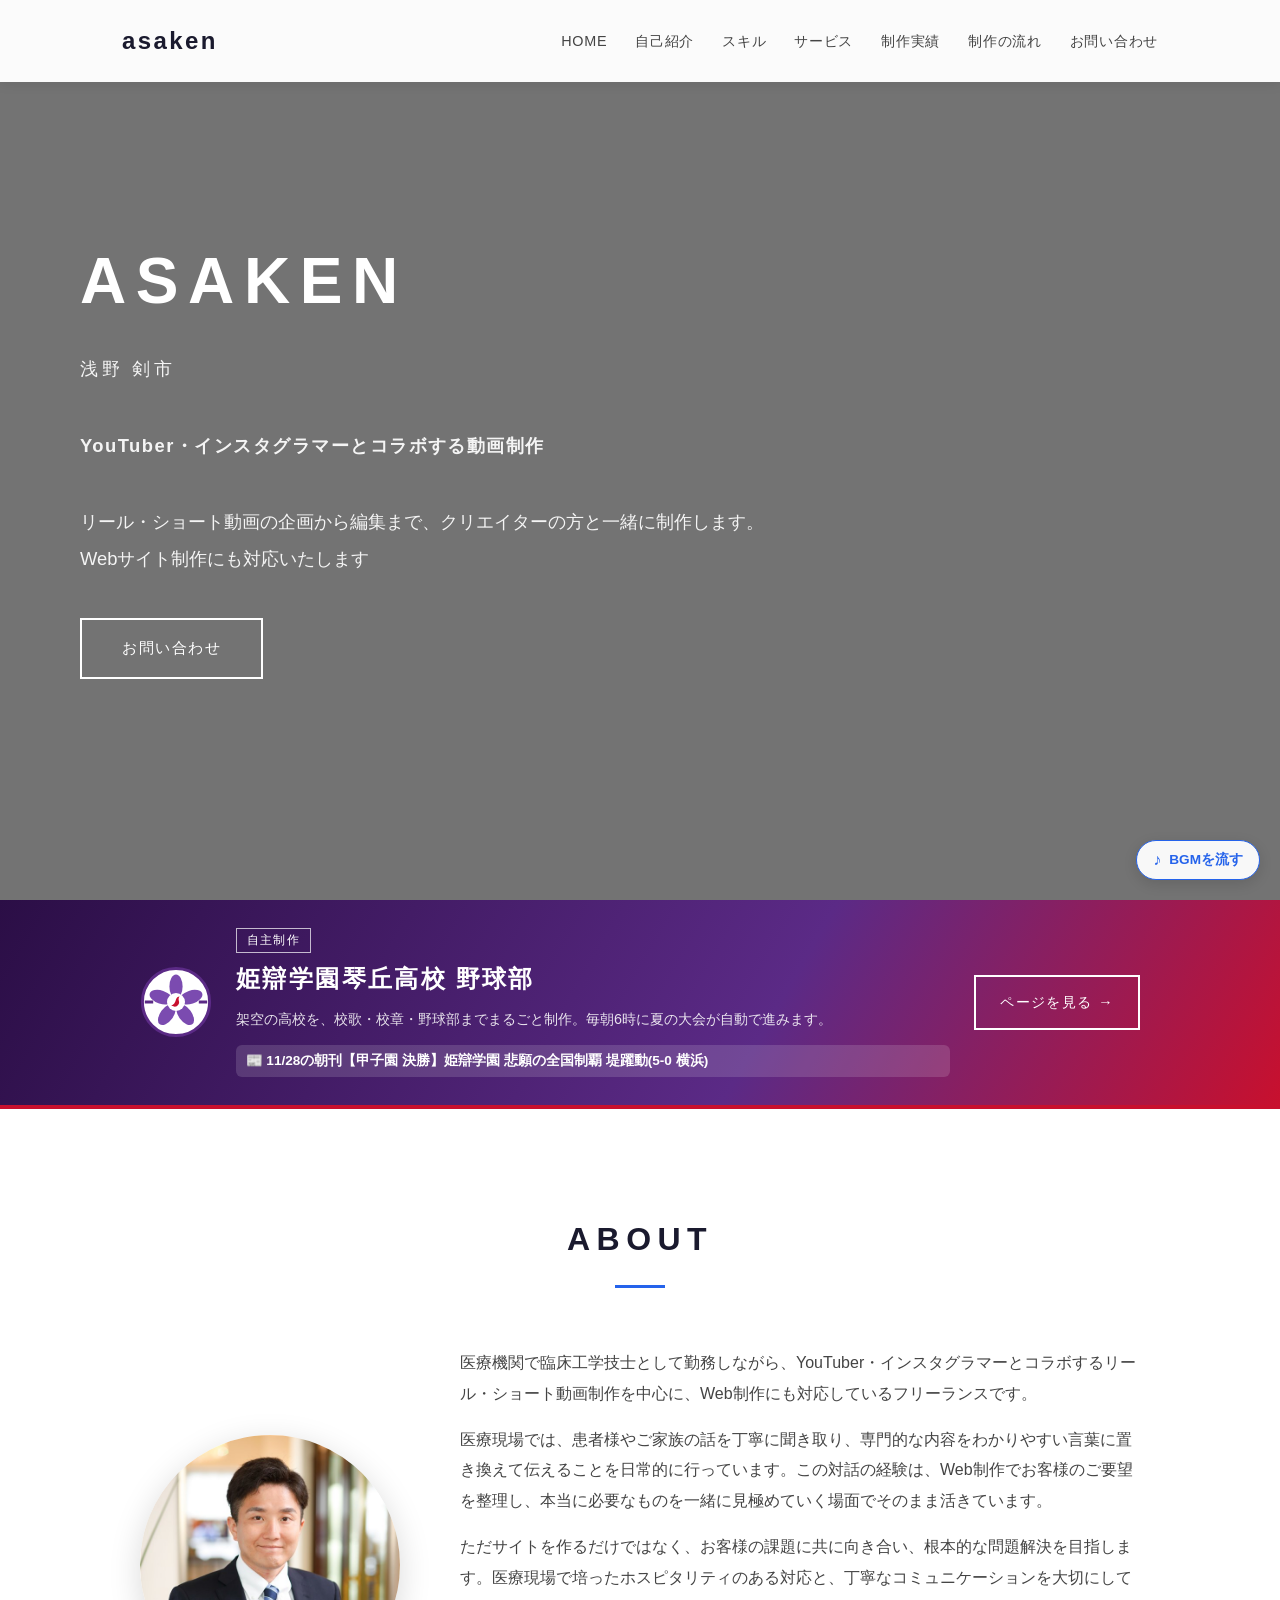
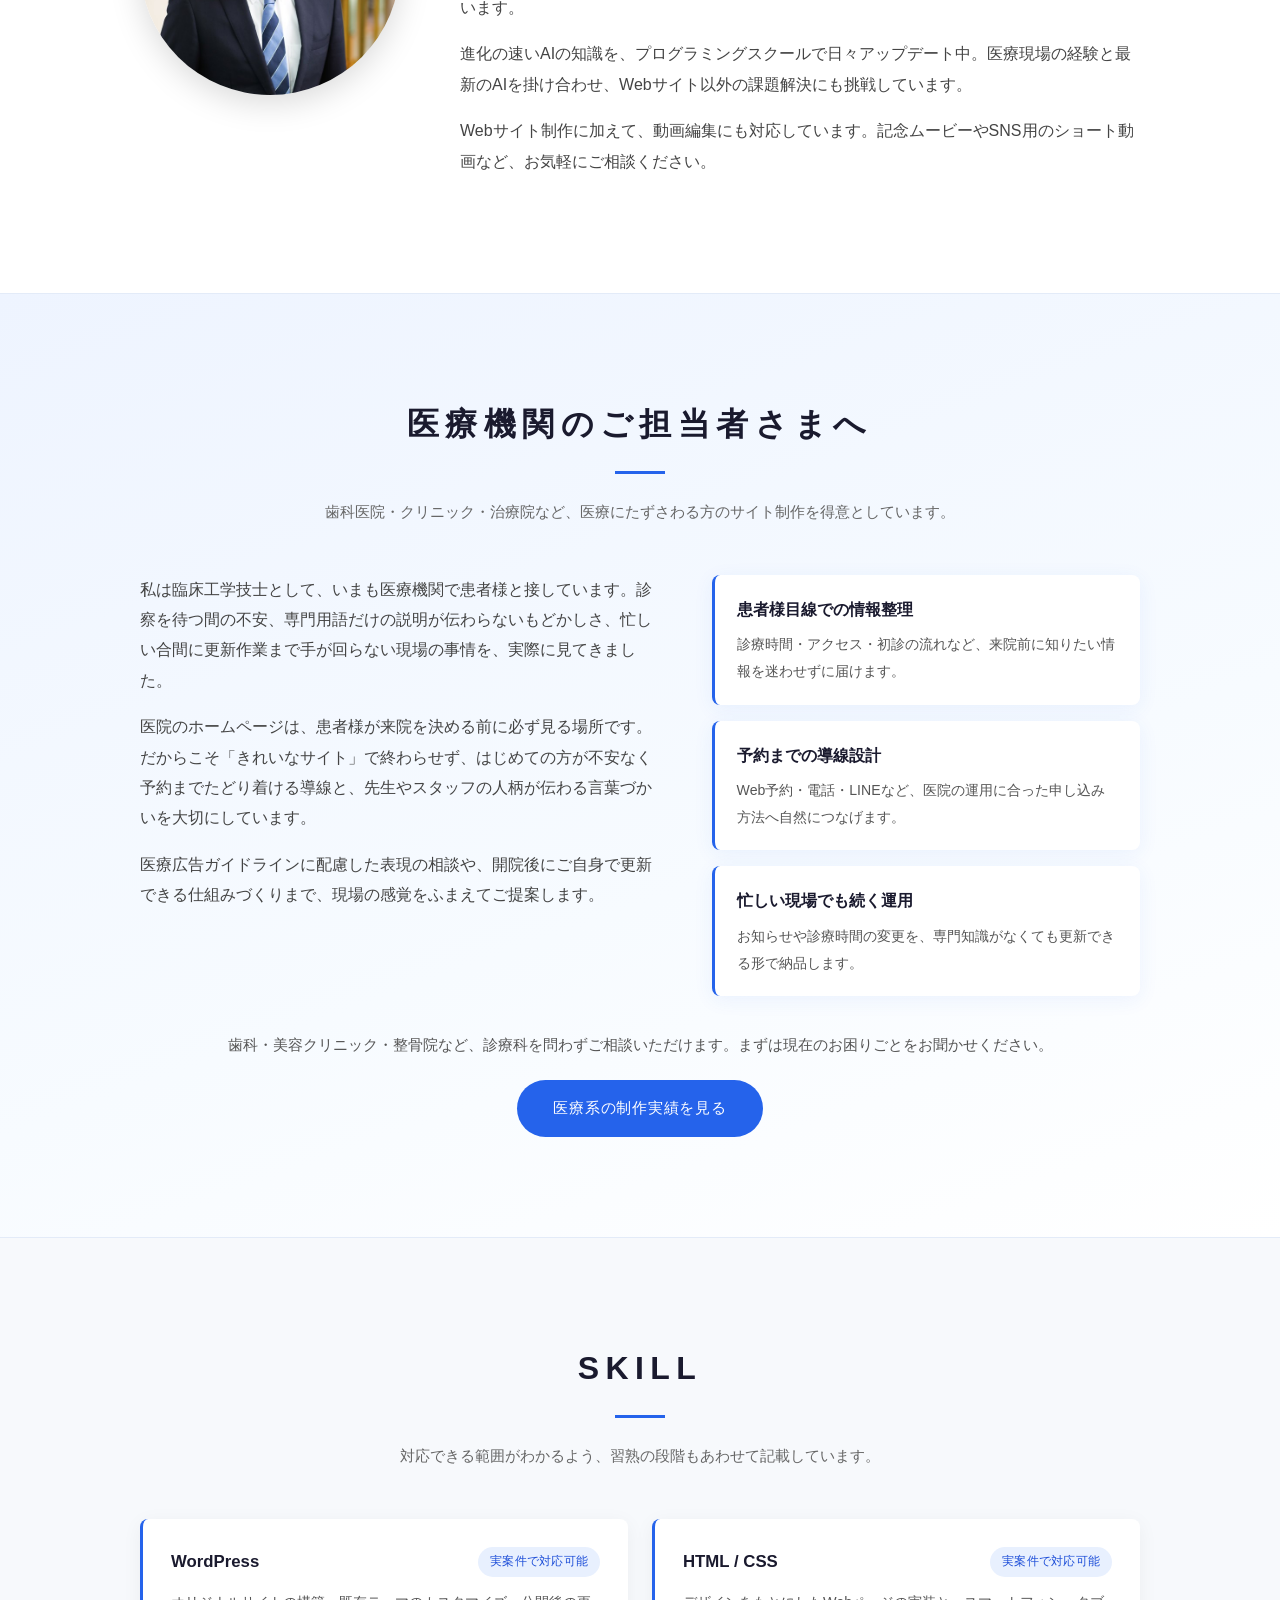
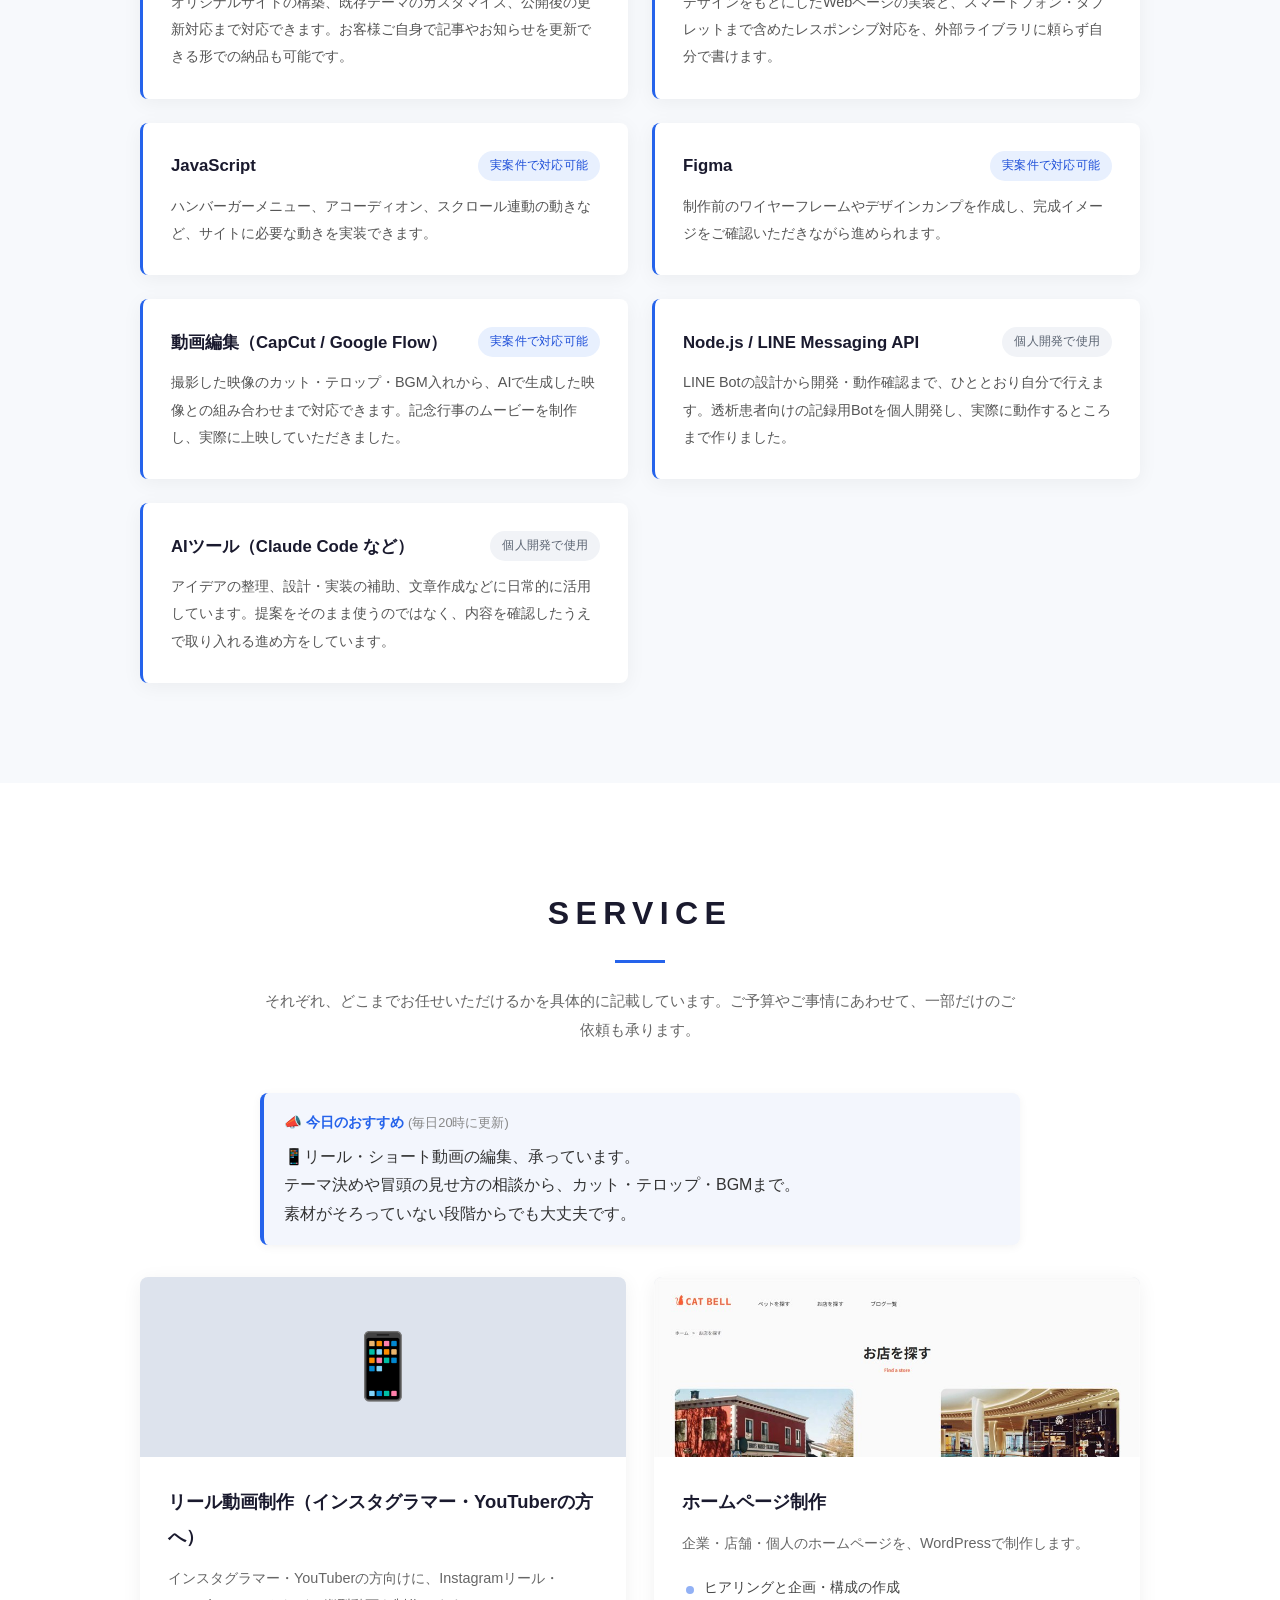
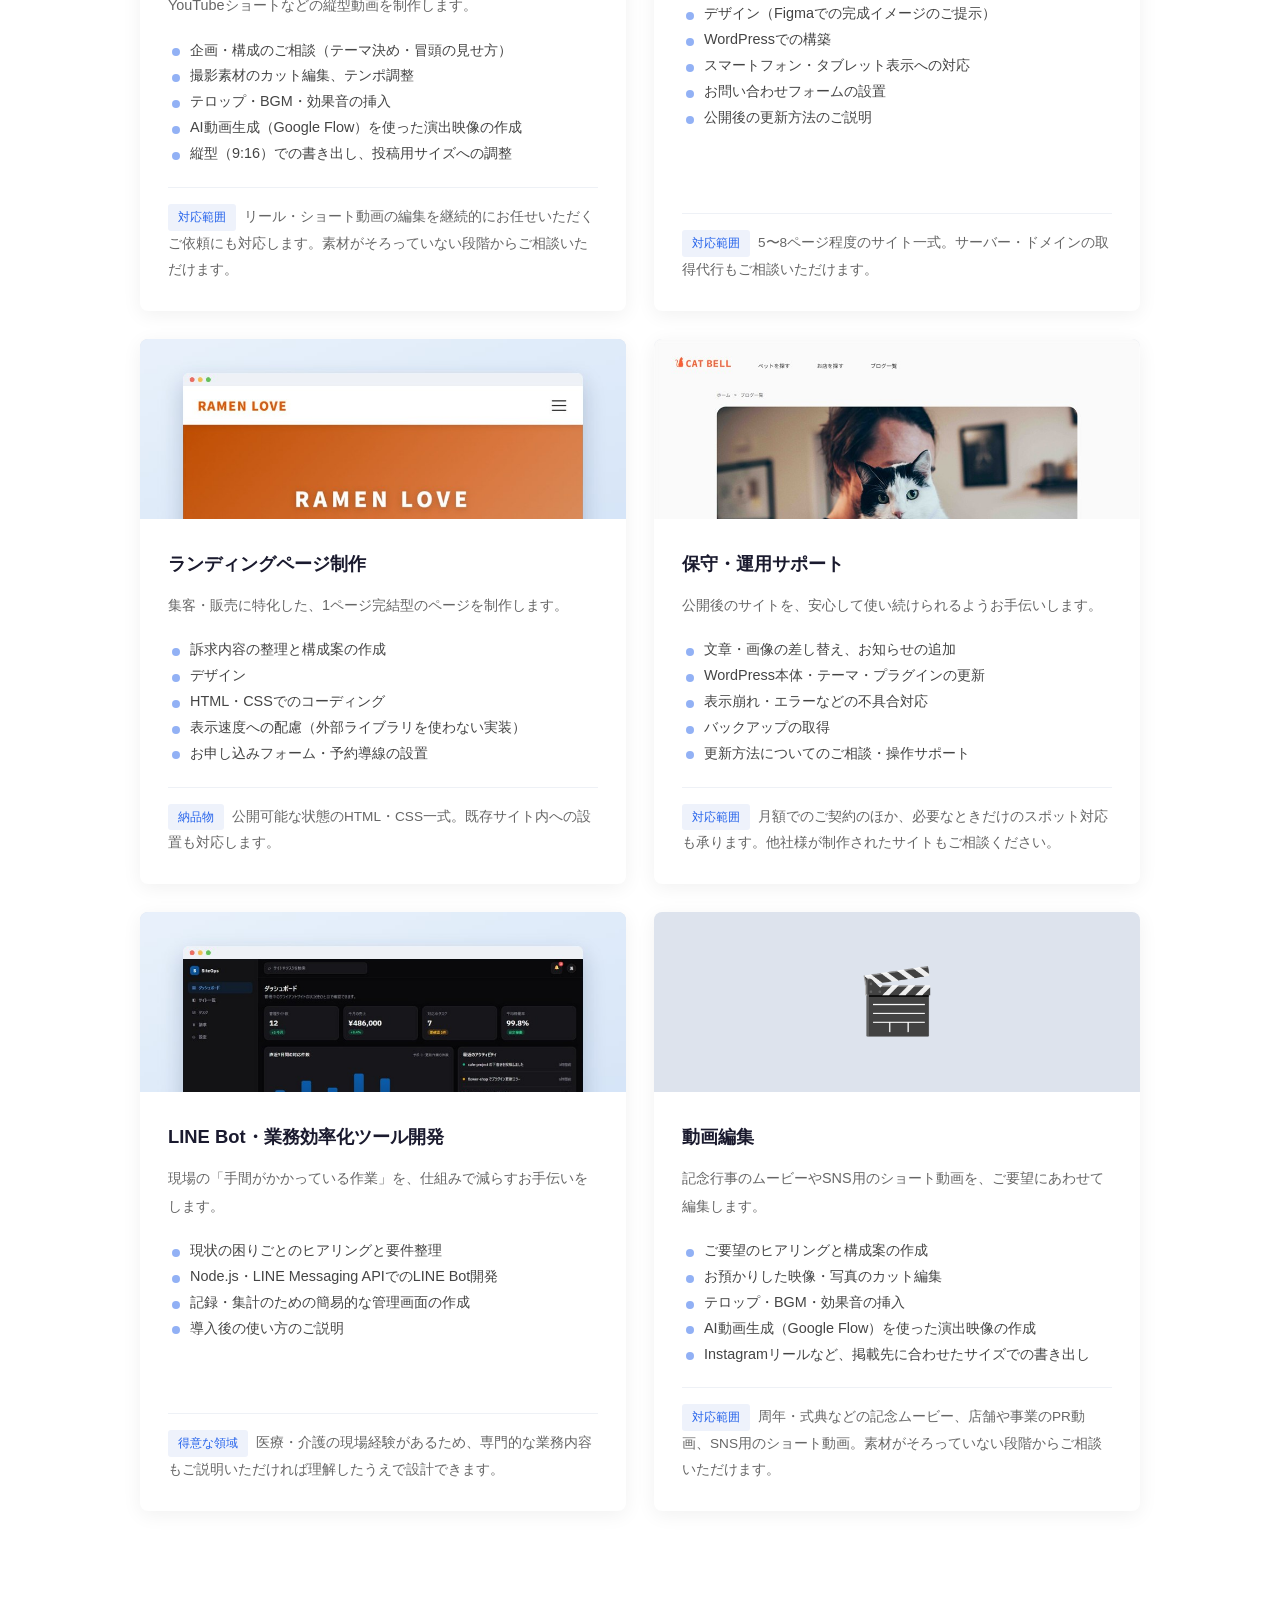
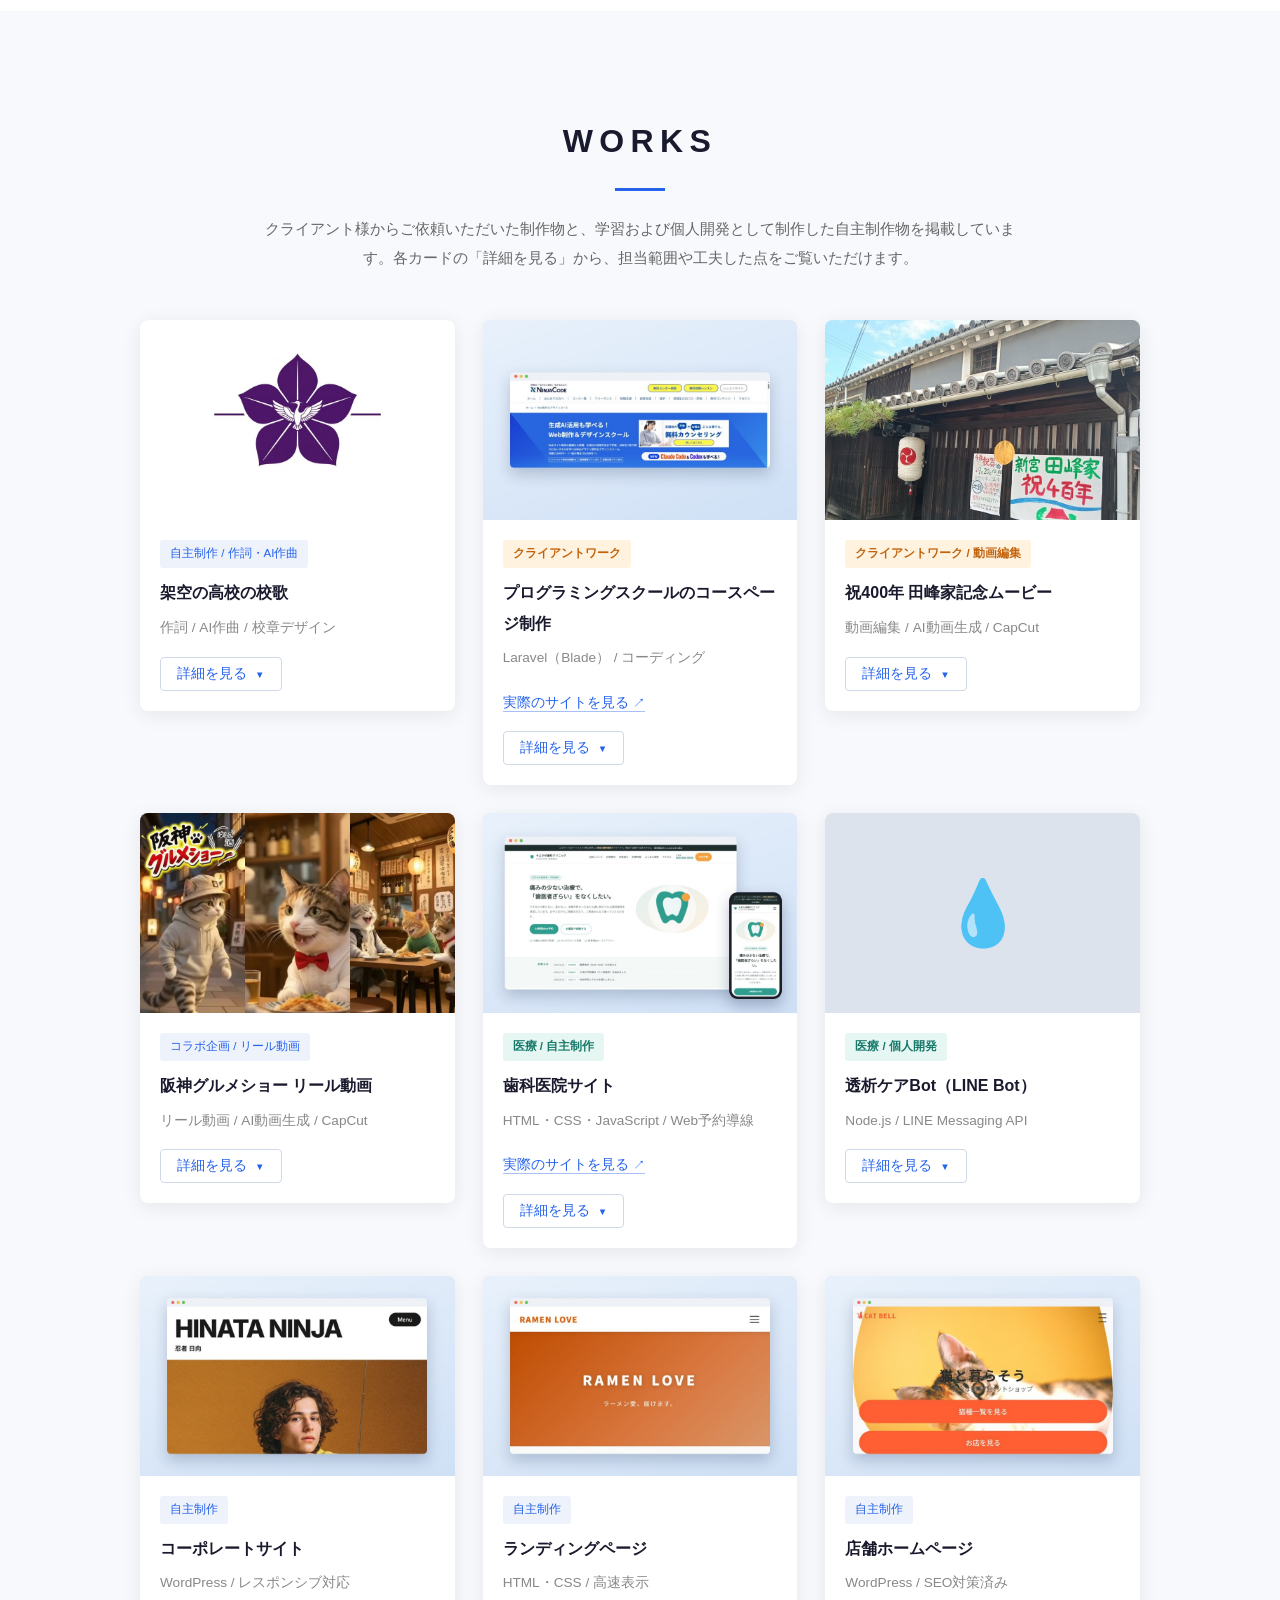
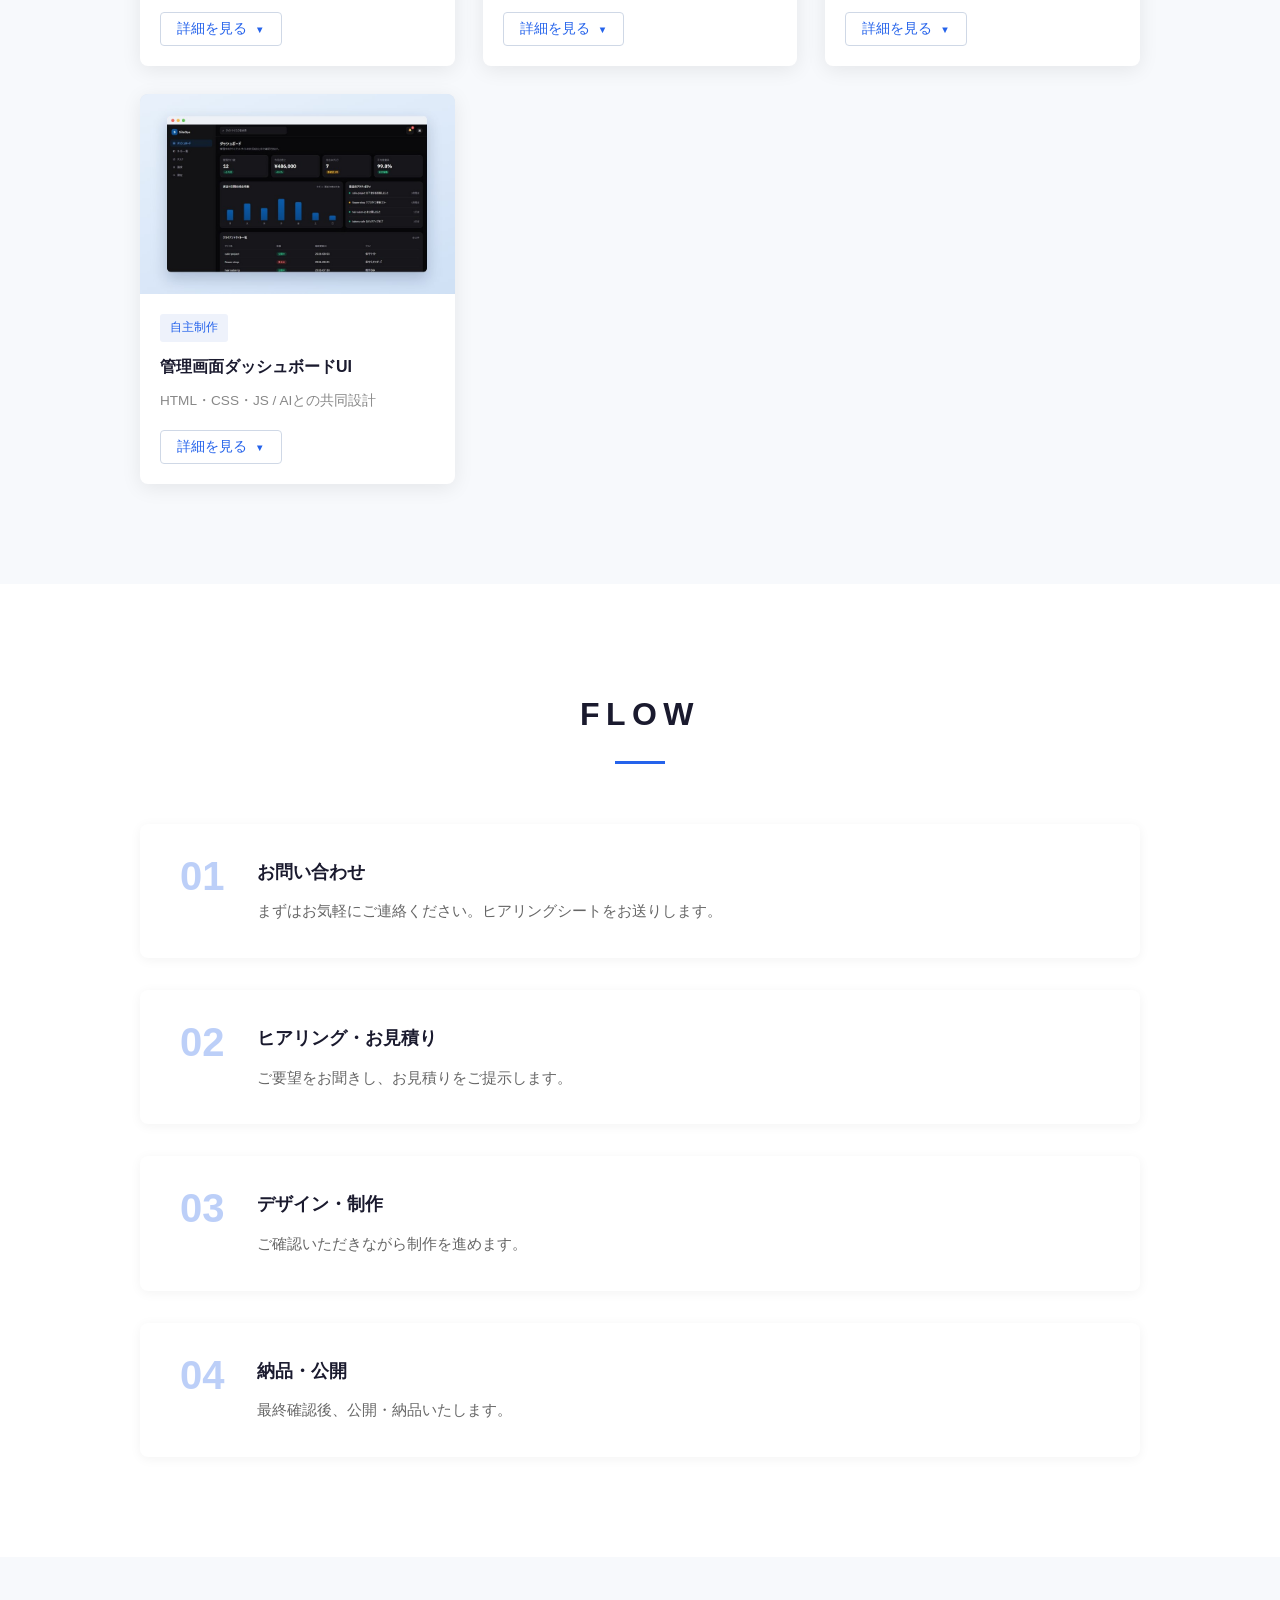
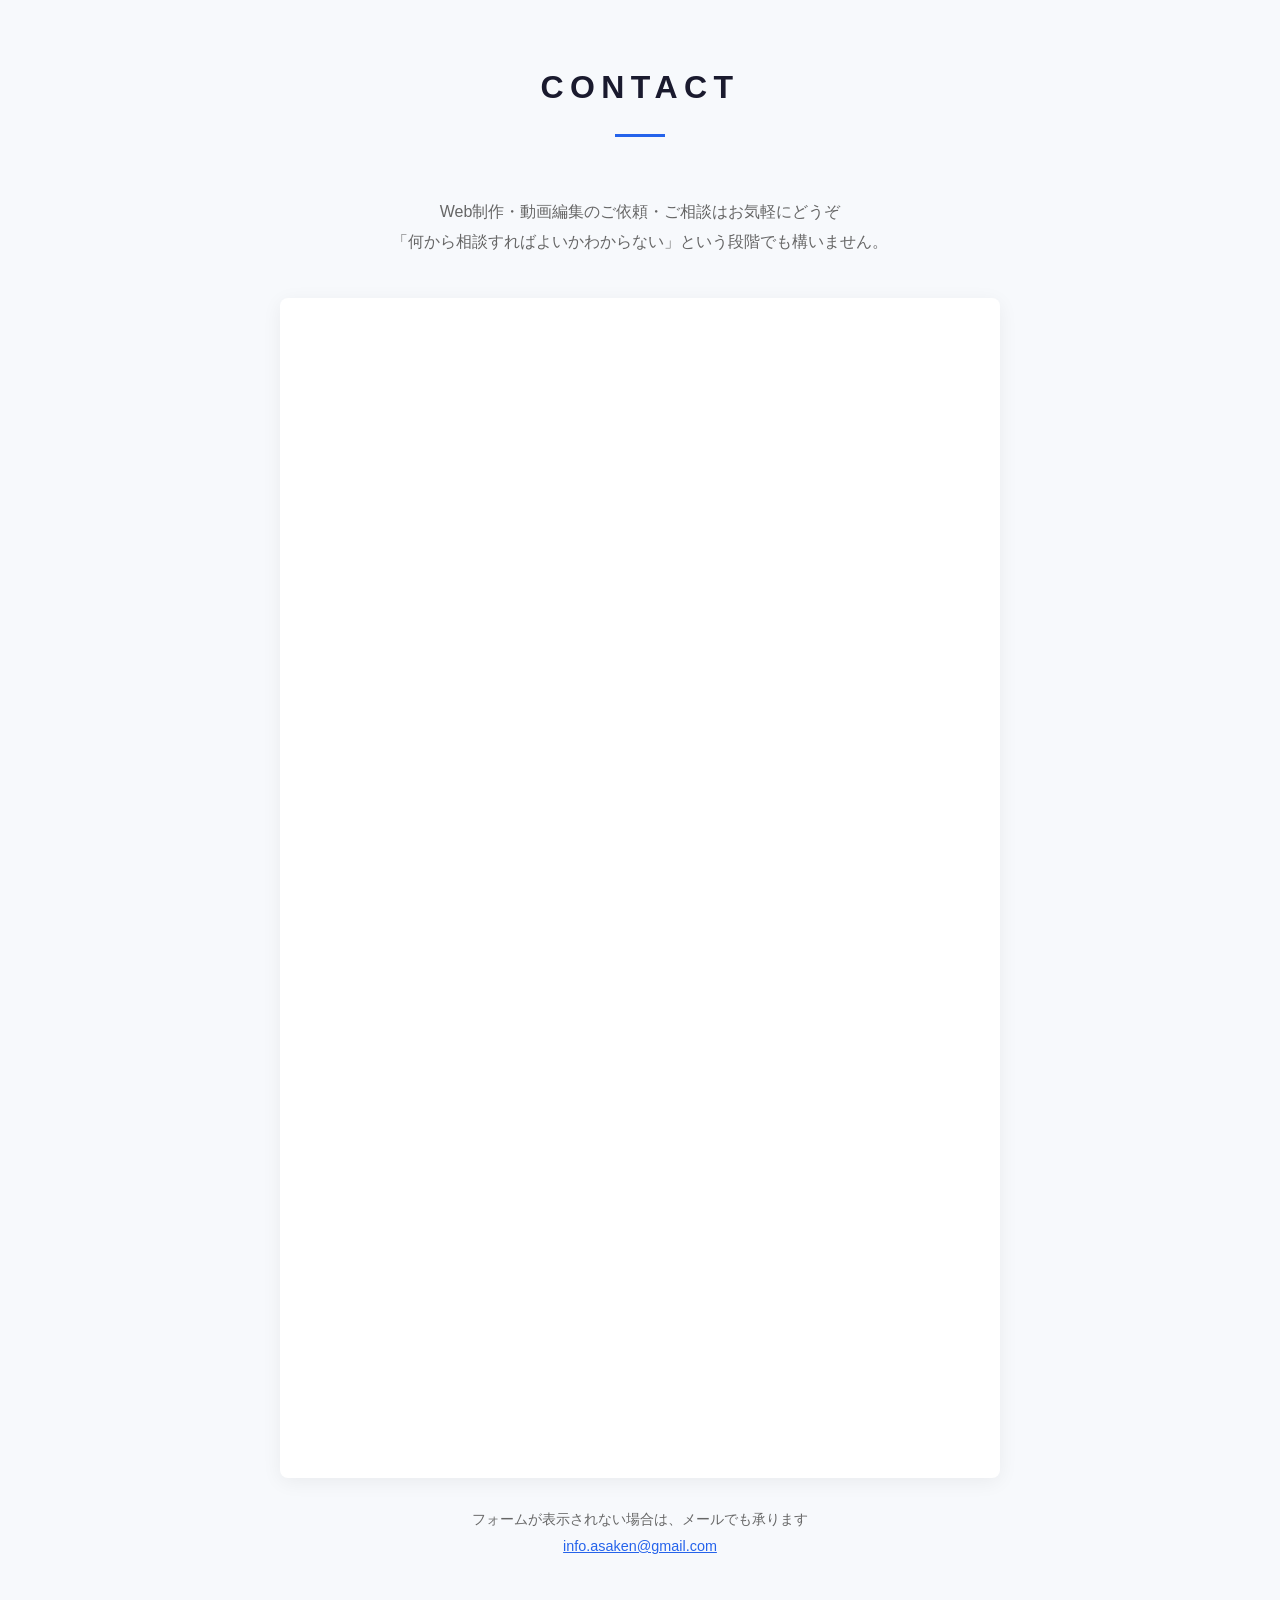
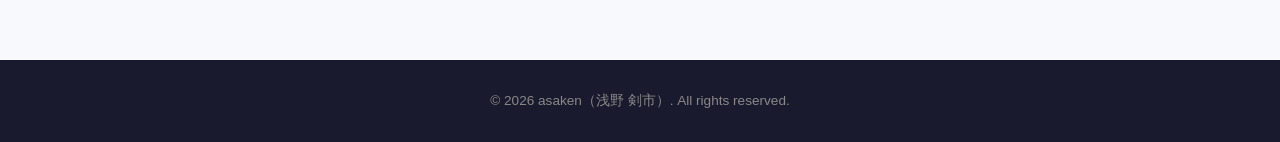
<file: index.html>
<!DOCTYPE html>
<html lang="ja">
<head>
  <meta charset="UTF-8">
  <meta name="viewport" content="width=device-width, initial-scale=1.0">
  <title>asaken | Webサイト制作・動画編集（浅野 剣市）</title>
  <meta name="description" content="YouTuber・インスタグラマーの方とコラボして、リール・ショート動画を制作しています。企画から編集、AI動画生成まで対応します。臨床工学技士として働きながら活動するフリーランスで、Webサイト制作も承ります。">
  <meta name="theme-color" content="#2563eb">
  <link rel="canonical" href="https://kendoyasa-tech.github.io/portfolio/">
  <link rel="icon" href="data:image/svg+xml,<svg xmlns='http://www.w3.org/2000/svg' viewBox='0 0 64 64'><rect width='64' height='64' rx='12' fill='%232563eb'/><text x='50%25' y='52%25' dominant-baseline='middle' text-anchor='middle' font-family='sans-serif' font-size='38' font-weight='bold' fill='white'>A</text></svg>">
  <meta property="og:type" content="website">
  <meta property="og:title" content="asaken | Webサイト制作・動画編集（浅野 剣市）">
  <meta property="og:description" content="YouTuber・インスタグラマーとコラボするリール動画制作。企画から編集まで対応します。Webサイト制作も承ります。">
  <meta property="og:url" content="https://kendoyasa-tech.github.io/portfolio/">
  <meta property="og:image" content="https://kendoyasa-tech.github.io/portfolio/photo.jpg">
  <meta name="twitter:card" content="summary">
  <link rel="stylesheet" href="style.css">
</head>
<body>

  <!-- ナビゲーション -->
  <header id="header">
    <nav>
      <div class="logo">asaken</div>
      <button class="nav-toggle" id="navToggle" aria-label="メニュー">
        <span></span><span></span><span></span>
      </button>
      <ul class="nav-links" id="navLinks">
        <li><a href="#home">HOME</a></li>
        <li><a href="#about">自己紹介</a></li>
        <li><a href="#skill">スキル</a></li>
        <li><a href="#service">サービス</a></li>
        <li><a href="#works">制作実績</a></li>
        <li><a href="#flow">制作の流れ</a></li>
        <li><a href="#contact">お問い合わせ</a></li>
      </ul>
    </nav>
  </header>

  <!-- ヒーロー -->
  <section id="home" class="hero">
    <div class="hero-content">
      <h1>ASAKEN</h1>
      <p class="hero-sub">浅野 剣市</p>
      <p class="hero-catch">YouTuber・インスタグラマーとコラボする動画制作</p>
      <p>リール・ショート動画の企画から編集まで、クリエイターの方と一緒に制作します。<br>Webサイト制作にも対応いたします</p>
      <a href="#contact" class="btn-hero">お問い合わせ</a>
    </div>
  </section>

  <!-- 自主制作:姫辯学園への入口 -->
  <a href="works/kiben/index.html" class="kiben-banner">
    <span class="kiben-banner-emblem" aria-hidden="true"><svg width="72" height="72" viewBox="0 0 120 120" >
      <circle cx="60" cy="60" r="56" fill="#fff" stroke="#5b2a86" stroke-width="5"/>
      <g fill="#7b4bb0">
        <ellipse cx="60" cy="34" rx="11" ry="20"/>
        <ellipse cx="60" cy="34" rx="11" ry="20" transform="rotate(72 60 60)"/>
        <ellipse cx="60" cy="34" rx="11" ry="20" transform="rotate(144 60 60)"/>
        <ellipse cx="60" cy="34" rx="11" ry="20" transform="rotate(216 60 60)"/>
        <ellipse cx="60" cy="34" rx="11" ry="20" transform="rotate(288 60 60)"/>
      </g>
      <circle cx="60" cy="60" r="15" fill="#fff"/>
      <path d="M52 66c4-1 7-5 8-10 1-3 3-5 6-5-2 2-2 5-1 8 1 4-2 8-7 9z" fill="#c8102e"/>
      <path d="M8 60h14M98 60h14" stroke="#5b2a86" stroke-width="5"/>
    </svg></span>
    <span class="kiben-banner-text">
      <span class="kiben-banner-tag">自主制作</span>
      <span class="kiben-banner-title">姫辯学園琴丘高校 野球部</span>
      <span class="kiben-banner-lead">架空の高校を、校歌・校章・野球部までまるごと制作。毎朝6時に夏の大会が自動で進みます。</span>
      <span class="kiben-banner-today" id="kibenToday" hidden></span>
    </span>
    <span class="kiben-banner-more">ページを見る <span aria-hidden="true">→</span></span>
  </a>

  <!-- 自己紹介 -->
  <section id="about" class="section">
    <div class="container">
      <h2 class="section-title">ABOUT</h2>
      <div class="about-inner">
        <div class="about-photo">
          <img src="photo.jpg" alt="浅野 剣市" class="photo-circle">
        </div>
        <div class="about-text">
          <p>
            医療機関で臨床工学技士として勤務しながら、YouTuber・インスタグラマーとコラボするリール・ショート動画制作を中心に、Web制作にも対応しているフリーランスです。
          </p>
          <p>
            医療現場では、患者様やご家族の話を丁寧に聞き取り、専門的な内容をわかりやすい言葉に置き換えて伝えることを日常的に行っています。この対話の経験は、Web制作でお客様のご要望を整理し、本当に必要なものを一緒に見極めていく場面でそのまま活きています。
          </p>
          <p>
            ただサイトを作るだけではなく、お客様の課題に共に向き合い、根本的な問題解決を目指します。医療現場で培ったホスピタリティのある対応と、丁寧なコミュニケーションを大切にしています。
          </p>
          <p>
            進化の速いAIの知識を、プログラミングスクールで日々アップデート中。医療現場の経験と最新のAIを掛け合わせ、Webサイト以外の課題解決にも挑戦しています。
          </p>
          <p>
            Webサイト制作に加えて、動画編集にも対応しています。記念ムービーやSNS用のショート動画など、お気軽にご相談ください。
          </p>
        </div>
      </div>
    </div>
  </section>

  <!-- 医療機関の方へ -->
  <section id="medical" class="section medical">
    <div class="container">
      <h2 class="section-title">医療機関のご担当者さまへ</h2>
      <p class="section-lead">歯科医院・クリニック・治療院など、医療にたずさわる方のサイト制作を得意としています。</p>
      <div class="medical-inner">
        <div class="medical-text">
          <p>
            私は臨床工学技士として、いまも医療機関で患者様と接しています。診察を待つ間の不安、専門用語だけの説明が伝わらないもどかしさ、忙しい合間に更新作業まで手が回らない現場の事情を、実際に見てきました。
          </p>
          <p>
            医院のホームページは、患者様が来院を決める前に必ず見る場所です。だからこそ「きれいなサイト」で終わらせず、はじめての方が不安なく予約までたどり着ける導線と、先生やスタッフの人柄が伝わる言葉づかいを大切にしています。
          </p>
          <p>
            医療広告ガイドラインに配慮した表現の相談や、開院後にご自身で更新できる仕組みづくりまで、現場の感覚をふまえてご提案します。
          </p>
        </div>
        <ul class="medical-points">
          <li>
            <h3>患者様目線での情報整理</h3>
            <p>診療時間・アクセス・初診の流れなど、来院前に知りたい情報を迷わせずに届けます。</p>
          </li>
          <li>
            <h3>予約までの導線設計</h3>
            <p>Web予約・電話・LINEなど、医院の運用に合った申し込み方法へ自然につなげます。</p>
          </li>
          <li>
            <h3>忙しい現場でも続く運用</h3>
            <p>お知らせや診療時間の変更を、専門知識がなくても更新できる形で納品します。</p>
          </li>
        </ul>
      </div>
      <p class="medical-note">歯科・美容クリニック・整骨院など、診療科を問わずご相談いただけます。まずは現在のお困りごとをお聞かせください。</p>
      <div class="medical-cta">
        <a href="#works" class="btn-medical">医療系の制作実績を見る</a>
      </div>
    </div>
  </section>

  <!-- スキル -->
  <section id="skill" class="section gray">
    <div class="container">
      <h2 class="section-title">SKILL</h2>
      <p class="section-lead">対応できる範囲がわかるよう、習熟の段階もあわせて記載しています。</p>
      <div class="skill-grid">

        <div class="skill-item">
          <div class="skill-head">
            <h3>WordPress</h3>
            <span class="skill-level level-work">実案件で対応可能</span>
          </div>
          <p>オリジナルサイトの構築、既存テーマのカスタマイズ、公開後の更新対応まで対応できます。お客様ご自身で記事やお知らせを更新できる形での納品も可能です。</p>
        </div>

        <div class="skill-item">
          <div class="skill-head">
            <h3>HTML / CSS</h3>
            <span class="skill-level level-work">実案件で対応可能</span>
          </div>
          <p>デザインをもとにしたWebページの実装と、スマートフォン・タブレットまで含めたレスポンシブ対応を、外部ライブラリに頼らず自分で書けます。</p>
        </div>

        <div class="skill-item">
          <div class="skill-head">
            <h3>JavaScript</h3>
            <span class="skill-level level-work">実案件で対応可能</span>
          </div>
          <p>ハンバーガーメニュー、アコーディオン、スクロール連動の動きなど、サイトに必要な動きを実装できます。</p>
        </div>

        <div class="skill-item">
          <div class="skill-head">
            <h3>Figma</h3>
            <span class="skill-level level-work">実案件で対応可能</span>
          </div>
          <p>制作前のワイヤーフレームやデザインカンプを作成し、完成イメージをご確認いただきながら進められます。</p>
        </div>

        <div class="skill-item">
          <div class="skill-head">
            <h3>動画編集（CapCut / Google Flow）</h3>
            <span class="skill-level level-work">実案件で対応可能</span>
          </div>
          <p>撮影した映像のカット・テロップ・BGM入れから、AIで生成した映像との組み合わせまで対応できます。記念行事のムービーを制作し、実際に上映していただきました。</p>
        </div>

        <div class="skill-item">
          <div class="skill-head">
            <h3>Node.js / LINE Messaging API</h3>
            <span class="skill-level level-personal">個人開発で使用</span>
          </div>
          <p>LINE Botの設計から開発・動作確認まで、ひととおり自分で行えます。透析患者向けの記録用Botを個人開発し、実際に動作するところまで作りました。</p>
        </div>

        <div class="skill-item">
          <div class="skill-head">
            <h3>AIツール（Claude Code など）</h3>
            <span class="skill-level level-personal">個人開発で使用</span>
          </div>
          <p>アイデアの整理、設計・実装の補助、文章作成などに日常的に活用しています。提案をそのまま使うのではなく、内容を確認したうえで取り入れる進め方をしています。</p>
        </div>

      </div>
      <div class="skill-dots" id="skillDots"></div>
      <p class="skill-swipe-hint">横にスワイプするとすべてのスキルをご覧いただけます</p>
    </div>
  </section>

  <!-- サービス -->
  <section id="service" class="section">
    <div class="container">
      <h2 class="section-title">SERVICE</h2>
      <p class="section-lead">それぞれ、どこまでお任せいただけるかを具体的に記載しています。ご予算やご事情にあわせて、一部だけのご依頼も承ります。</p>
      <div class="service-today" id="serviceToday" hidden>
        <p class="service-today-label">📣 今日のおすすめ <span id="serviceTodayWhen"></span></p>
        <p class="service-today-text" id="serviceTodayText"></p>
      </div>
      <div class="service-grid">

        <div class="service-card">
          <div class="service-img work-img-emoji">
            <span style="font-size:64px;" aria-hidden="true">📱</span>
          </div>
          <div class="service-body">
            <h3>リール動画制作（インスタグラマー・YouTuberの方へ）</h3>
            <p class="service-lead-text">インスタグラマー・YouTuberの方向けに、Instagramリール・YouTubeショートなどの縦型動画を制作します。</p>
            <ul class="service-list">
              <li>企画・構成のご相談（テーマ決め・冒頭の見せ方）</li>
              <li>撮影素材のカット編集、テンポ調整</li>
              <li>テロップ・BGM・効果音の挿入</li>
              <li>AI動画生成（Google Flow）を使った演出映像の作成</li>
              <li>縦型（9:16）での書き出し、投稿用サイズへの調整</li>
            </ul>
            <p class="service-scope"><span>対応範囲</span>リール・ショート動画の編集を継続的にお任せいただくご依頼にも対応します。素材がそろっていない段階からご相談いただけます。</p>
          </div>
        </div>

        <div class="service-card">
          <div class="service-img">
            <img src="service/svc-homepage.jpg" alt="制作した店舗情報ページの例">
          </div>
          <div class="service-body">
            <h3>ホームページ制作</h3>
            <p class="service-lead-text">企業・店舗・個人のホームページを、WordPressで制作します。</p>
            <ul class="service-list">
              <li>ヒアリングと企画・構成の作成</li>
              <li>デザイン（Figmaでの完成イメージのご提示）</li>
              <li>WordPressでの構築</li>
              <li>スマートフォン・タブレット表示への対応</li>
              <li>お問い合わせフォームの設置</li>
              <li>公開後の更新方法のご説明</li>
            </ul>
            <p class="service-scope"><span>対応範囲</span>5〜8ページ程度のサイト一式。サーバー・ドメインの取得代行もご相談いただけます。</p>
          </div>
        </div>

        <div class="service-card">
          <div class="service-img">
            <img src="works/work-ramen.jpg" alt="ランディングページ制作のイメージ">
          </div>
          <div class="service-body">
            <h3>ランディングページ制作</h3>
            <p class="service-lead-text">集客・販売に特化した、1ページ完結型のページを制作します。</p>
            <ul class="service-list">
              <li>訴求内容の整理と構成案の作成</li>
              <li>デザイン</li>
              <li>HTML・CSSでのコーディング</li>
              <li>表示速度への配慮（外部ライブラリを使わない実装）</li>
              <li>お申し込みフォーム・予約導線の設置</li>
            </ul>
            <p class="service-scope"><span>納品物</span>公開可能な状態のHTML・CSS一式。既存サイト内への設置も対応します。</p>
          </div>
        </div>

        <div class="service-card">
          <div class="service-img">
            <img src="service/svc-maintenance.jpg" alt="お知らせ・ブログ記事を更新する画面の例">
          </div>
          <div class="service-body">
            <h3>保守・運用サポート</h3>
            <p class="service-lead-text">公開後のサイトを、安心して使い続けられるようお手伝いします。</p>
            <ul class="service-list">
              <li>文章・画像の差し替え、お知らせの追加</li>
              <li>WordPress本体・テーマ・プラグインの更新</li>
              <li>表示崩れ・エラーなどの不具合対応</li>
              <li>バックアップの取得</li>
              <li>更新方法についてのご相談・操作サポート</li>
            </ul>
            <p class="service-scope"><span>対応範囲</span>月額でのご契約のほか、必要なときだけのスポット対応も承ります。他社様が制作されたサイトもご相談ください。</p>
          </div>
        </div>

        <div class="service-card">
          <div class="service-img">
            <img src="works/work-dashboard.jpg" alt="LINE Bot・業務効率化ツール開発のイメージ">
          </div>
          <div class="service-body">
            <h3>LINE Bot・業務効率化ツール開発</h3>
            <p class="service-lead-text">現場の「手間がかかっている作業」を、仕組みで減らすお手伝いをします。</p>
            <ul class="service-list">
              <li>現状の困りごとのヒアリングと要件整理</li>
              <li>Node.js・LINE Messaging APIでのLINE Bot開発</li>
              <li>記録・集計のための簡易的な管理画面の作成</li>
              <li>導入後の使い方のご説明</li>
            </ul>
            <p class="service-scope"><span>得意な領域</span>医療・介護の現場経験があるため、専門的な業務内容もご説明いただければ理解したうえで設計できます。</p>
          </div>
        </div>

        <div class="service-card">
          <div class="service-img work-img-emoji">
            <span style="font-size:64px;" aria-hidden="true">🎬</span>
          </div>
          <div class="service-body">
            <h3>動画編集</h3>
            <p class="service-lead-text">記念行事のムービーやSNS用のショート動画を、ご要望にあわせて編集します。</p>
            <ul class="service-list">
              <li>ご要望のヒアリングと構成案の作成</li>
              <li>お預かりした映像・写真のカット編集</li>
              <li>テロップ・BGM・効果音の挿入</li>
              <li>AI動画生成（Google Flow）を使った演出映像の作成</li>
              <li>Instagramリールなど、掲載先に合わせたサイズでの書き出し</li>
            </ul>
            <p class="service-scope"><span>対応範囲</span>周年・式典などの記念ムービー、店舗や事業のPR動画、SNS用のショート動画。素材がそろっていない段階からご相談いただけます。</p>
          </div>
        </div>

      </div>
    </div>
  </section>

  <!-- 制作実績 -->
  <section id="works" class="section gray">
    <div class="container">
      <h2 class="section-title">WORKS</h2>
      <p class="section-lead">クライアント様からご依頼いただいた制作物と、学習および個人開発として制作した自主制作物を掲載しています。各カードの「詳細を見る」から、担当範囲や工夫した点をご覧いただけます。</p>
      <div class="works-grid">

        <div class="work-card">
          <div class="work-img">
            <img src="works/work-kouka.jpg" alt="架空の高校「姫辯学園琴丘高校」の校章（紫の桔梗と白鷺）">
          </div>
          <div class="work-info">
            <span class="work-tag">自主制作 / 作詞・AI作曲</span>
            <h3>架空の高校の校歌</h3>
            <p class="work-meta">作詞 / AI作曲 / 校章デザイン</p>
            <button class="work-toggle" type="button" aria-expanded="false" aria-controls="detail-kouka">詳細を見る</button>
            <dl class="work-detail" id="detail-kouka" hidden>
              <dt>完成した動画</dt>
              <dd>
                <video class="work-video" src="works/kouka.mp4" poster="works/kouka-poster.jpg" controls playsinline preload="none" aria-label="姫辯学園琴丘高校 校歌（約67秒）"></video>
              </dd>
              <dt>制作の目的</dt>
              <dd>高校野球が好きなので、自主制作として架空の高校「姫辯学園琴丘高校」を設定し、校歌を作りました。甲子園で流れる校歌をイメージして、作詞と校章のデザイン、作曲AIでの音源づくりを行い、歌詞テロップ付きの縦型動画にまとめました。学校名・設定はすべて架空のもので、実在の学校とは関係ありません。</dd>
              <dt>歌詞（1番）</dt>
              <dd>書写の御山（みやま）に　陽は映えて<br>
                桔梗輝く　白鷺（はくろ）の麓<br>
                琴の音（ね）ひびく　丘の上<br>
                尊女の遺志（みおやのみぶね）　受け継ぎて<br>
                集える我ら　意気高し<br>
                我ら我ら琴丘　われらが学園</dd>
              <dt>担当範囲</dt>
              <dd>学校の設定づくり / 作詞 / 作曲AI・画像生成AIへの指示文の作成 / 歌詞テロップ付き縦型動画の制作</dd>
              <dt>課題と工夫した点</dt>
              <dd>地元・姫路の書写山や白鷺城、母校の校訓の要素を歌詞に取り入れました。作曲AIが歌詞を勝手に変えたり崩したりしたため、歌詞をひらがなにして1行ずつ区切るなど、指示文の書き方を何度も改善しています。</dd>
              <dt>使用ツール</dt>
              <dd>Gemini（作曲・校章の画像生成） / Claude Code（動画の書き出し・サイト掲載）</dd>
              <dt>野球部の試合シミュレーター</dt>
              <dd>同じ設定で、野球部の試合をシミュレーションして新聞記事風の戦評を自動で書くページも作りました（JavaScript。Python 版は Discord ボットとして動かしています）。さらに毎朝6時、GitHub Actions が1試合ずつ大会を自動で進め、Discord への投稿とページの「朝刊」を更新しています（サーバー不要）。今後も、試合のダイジェスト動画の制作などで随時更新していきます。<br><a href="works/kiben/index.html#daily">今朝の試合結果を見る</a> / <a href="works/kiben/index.html">試合シミュレーターを開く</a></dd>
            </dl>
          </div>
        </div>

        <div class="work-card">
          <div class="work-img">
            <img src="works/work-ninjacode.jpg" alt="プログラミングスクール NINJA CODE Web制作&デザインコースページ">
          </div>
          <div class="work-info">
            <span class="work-tag tag-client">クライアントワーク</span>
            <h3>プログラミングスクールのコースページ制作</h3>
            <p class="work-meta">Laravel（Blade） / コーディング</p>
            <p class="work-links">
              <a href="https://ninjacode.work/courses/web_design" target="_blank" rel="noopener">実際のサイトを見る</a>
            </p>
            <button class="work-toggle" type="button" aria-expanded="false" aria-controls="detail-ninjacode">詳細を見る</button>
            <dl class="work-detail" id="detail-ninjacode" hidden>
              <dt>制作の目的</dt>
              <dd>プログラミングスクール「NINJA CODE」様の本サイトに、生成AI関連コンテンツを追加する案件をクラウドソーシング経由で受注し、コーディングを担当しました。</dd>
              <dt>担当範囲</dt>
              <dd>コースページ6件・プランTOP3件のテキスト差し替え / Laravel（Bladeテンプレート）でのコーディング / 追加画像の適用 / PC・SP表示確認</dd>
              <dt>制作期間</dt>
              <dd>約1週間</dd>
              <dt>課題と工夫した点</dt>
              <dd>既存デザインとの統一感を保ったまま、生成AI活用を訴求する文言と見出しを各ページへ違和感なく追加しました。見出しの改行位置や余白は、修正のたびに実機で確認しながら既存レイアウトに合わせて微調整しています。</dd>
              <dt>使用技術</dt>
              <dd>Laravel（Blade） / HTML / CSS</dd>
            </dl>
          </div>
        </div>

        <div class="work-card">
          <div class="work-img">
            <img src="works/work-movie400.jpg" alt="「祝4百年」の看板が掛かる田峰家の玄関">
          </div>
          <div class="work-info">
            <span class="work-tag tag-client">クライアントワーク / 動画編集</span>
            <h3>祝400年 田峰家記念ムービー</h3>
            <p class="work-meta">動画編集 / AI動画生成 / CapCut</p>
            <button class="work-toggle" type="button" aria-expanded="false" aria-controls="detail-movie400">詳細を見る</button>
            <dl class="work-detail" id="detail-movie400" hidden>
              <dt>制作の目的</dt>
              <dd>田峰家の400年を祝う記念行事で上映するため、ご依頼をいただいて記念ムービーを制作しました。</dd>
              <dt>担当範囲</dt>
              <dd>構成案の作成 / AI動画生成（Google Flow） / 当日の実写映像の編集 / テロップ・BGMの挿入 / CapCutでの仕上げ</dd>
              <dt>課題と工夫した点</dt>
              <dd>歴史を振り返る場面はAIで生成した映像、行事の様子は実際に撮影した映像と使い分け、両者が違和感なくつながるよう構成と色味を整えました。ご家族の節目にふさわしい、落ち着いたテンポの仕上がりを意識しています。</dd>
              <dt>使用ツール</dt>
              <dd>Google Flow / CapCut</dd>
            </dl>
          </div>
        </div>

        <div class="work-card">
          <div class="work-img">
            <img src="works/work-reel.jpg" alt="阪神グルメショーのリール動画の場面（タイトル画面と、居酒屋で乾杯する猫たち）">
          </div>
          <div class="work-info">
            <span class="work-tag">コラボ企画 / リール動画</span>
            <h3>阪神グルメショー リール動画</h3>
            <p class="work-meta">リール動画 / AI動画生成 / CapCut</p>
            <button class="work-toggle" type="button" aria-expanded="false" aria-controls="detail-reel">詳細を見る</button>
            <dl class="work-detail" id="detail-reel" hidden>
              <dt>完成した動画</dt>
              <dd>
                <video class="work-video" src="works/reel-hanshin.mp4" poster="works/reel-hanshin-poster.jpg" controls playsinline preload="none" aria-label="阪神グルメショー リール動画（約10秒）"></video>
              </dd>
              <dt>制作の目的</dt>
              <dd>阪神グルメショーの企画で、クリエイターとのコラボとして、Instagramリールなどで見てもらうための縦型のショート動画を制作しました。</dd>
              <dt>担当範囲</dt>
              <dd>構成案の作成 / AI動画生成（Google Flow） / タイトル・テロップの挿入 / CapCutでの仕上げ / 縦型（9:16）での書き出し</dd>
              <dt>課題と工夫した点</dt>
              <dd>約10秒の短い尺の中で、冒頭のタイトル画面でテーマを伝え、最後まで飽きずに見てもらえるよう、場面の切り替えとテンポを整えました。</dd>
              <dt>使用ツール</dt>
              <dd>Google Flow / CapCut</dd>
            </dl>
          </div>
        </div>

        <div class="work-card">
          <div class="work-img">
            <img src="works/work-dental.jpg" alt="そよかぜ歯科クリニック（架空）のウェブサイト">
          </div>
          <div class="work-info">
            <span class="work-tag tag-medical">医療 / 自主制作</span>
            <h3>歯科医院サイト</h3>
            <p class="work-meta">HTML・CSS・JavaScript / Web予約導線</p>
            <p class="work-links">
              <a href="works/dental/index.html" target="_blank" rel="noopener">実際のサイトを見る</a>
            </p>
            <button class="work-toggle" type="button" aria-expanded="false" aria-controls="detail-dental">詳細を見る</button>
            <dl class="work-detail" id="detail-dental" hidden>
              <dt>制作の目的</dt>
              <dd>架空の歯科医院「そよかぜ歯科クリニック」を題材に、患者様が来院を決めるまでに必要な情報と、予約までの導線を設計する目的で制作しました。医院名・住所・電話番号はすべて架空のものです。</dd>
              <dt>担当範囲</dt>
              <dd>構成案の作成 / デザイン / HTML・CSS・JavaScriptコーディング / レスポンシブ対応</dd>
              <dt>制作期間</dt>
              <dd>約1週間</dd>
              <dt>課題と工夫した点</dt>
              <dd>はじめて受診する方が不安に感じる「痛みへの配慮」「費用」「予約方法」を早い段階で示し、どの位置まで読み進めても予約ボタンが目に入る配置にしました。診療時間表はスマートフォンでも崩れないよう横スクロールに切り替え、電話番号はタップでそのまま発信できるようにしています。医療広告ガイドラインを意識し、効果を断定する表現は使っていません。</dd>
              <dt>使用技術</dt>
              <dd>HTML / CSS / JavaScript</dd>
            </dl>
          </div>
        </div>

        <div class="work-card">
          <div class="work-img work-img-emoji">
            <span style="font-size:64px;">💧</span>
          </div>
          <div class="work-info">
            <span class="work-tag tag-medical">医療 / 個人開発</span>
            <h3>透析ケアBot（LINE Bot）</h3>
            <p class="work-meta">Node.js / LINE Messaging API</p>
            <button class="work-toggle" type="button" aria-expanded="false" aria-controls="detail-bot">詳細を見る</button>
            <dl class="work-detail" id="detail-bot" hidden>
              <dt>制作の目的</dt>
              <dd>臨床工学技士として透析患者様と接するなかで、日々の水分摂取量を記録し続けることの難しさを感じ、無理なく続けられる仕組みを作りたいと考えて開発しました。</dd>
              <dt>担当範囲</dt>
              <dd>企画 / 要件整理 / Node.jsでの開発 / LINE Messaging APIの連携</dd>
              <dt>制作期間</dt>
              <dd>約1か月</dd>
              <dt>課題と工夫した点</dt>
              <dd>ご高齢の方にも使っていただけるよう、新しいアプリを入れてもらうのではなく、普段お使いのLINE上で完結する形にしました。記録はメッセージを1通送るだけにして、操作の手間を最小限にしています。</dd>
              <dt>使用技術</dt>
              <dd>Node.js / LINE Messaging API</dd>
            </dl>
          </div>
        </div>

        <div class="work-card">
          <div class="work-img">
            <img src="works/work-hinata.jpg" alt="HINATA NINJA コーポレートサイト">
          </div>
          <div class="work-info">
            <span class="work-tag">自主制作</span>
            <h3>コーポレートサイト</h3>
            <p class="work-meta">WordPress / レスポンシブ対応</p>
            <button class="work-toggle" type="button" aria-expanded="false" aria-controls="detail-hinata">詳細を見る</button>
            <dl class="work-detail" id="detail-hinata" hidden>
              <dt>制作の目的</dt>
              <dd>架空の企業サイトを題材に、コーポレートサイトに必要な情報設計とWordPressでの構築を一通り経験するために制作しました。</dd>
              <dt>担当範囲</dt>
              <dd>構成案の作成 / デザイン / WordPress構築 / レスポンシブ対応</dd>
              <dt>制作期間</dt>
              <dd>約2週間</dd>
              <dt>課題と工夫した点</dt>
              <dd>会社概要・サービス・お問い合わせと情報量が多くなるため、トップページでは各セクションの要点だけを見せ、詳しい内容は下層ページへ誘導する構成にしました。スマートフォンでは1カラムに切り替え、指で押しやすいボタンサイズを確保しています。</dd>
              <dt>使用技術</dt>
              <dd>WordPress / HTML / CSS</dd>
            </dl>
          </div>
        </div>

        <div class="work-card">
          <div class="work-img">
            <img src="works/work-ramen.jpg" alt="RAMEN LOVE ランディングページ">
          </div>
          <div class="work-info">
            <span class="work-tag">自主制作</span>
            <h3>ランディングページ</h3>
            <p class="work-meta">HTML・CSS / 高速表示</p>
            <button class="work-toggle" type="button" aria-expanded="false" aria-controls="detail-ramen">詳細を見る</button>
            <dl class="work-detail" id="detail-ramen" hidden>
              <dt>制作の目的</dt>
              <dd>飲食店の集客を想定し、1ページで魅力を伝えきるランディングページの構成を学ぶために制作しました。</dd>
              <dt>担当範囲</dt>
              <dd>構成案の作成 / デザイン / HTML・CSSコーディング</dd>
              <dt>制作期間</dt>
              <dd>約2週間</dd>
              <dt>課題と工夫した点</dt>
              <dd>「料理写真で惹きつける → メニュー → 店舗情報 → 来店の導線」の順に並べ、ページのどこまで読み進めても来店ボタンに戻れるようにしました。外部ライブラリを使わずCSSだけで動きを付けることで、表示速度を落とさない実装にしています。</dd>
              <dt>使用技術</dt>
              <dd>HTML / CSS</dd>
            </dl>
          </div>
        </div>

        <div class="work-card">
          <div class="work-img">
            <img src="works/work-catbell.jpg" alt="catbell 店舗ホームページ">
          </div>
          <div class="work-info">
            <span class="work-tag">自主制作</span>
            <h3>店舗ホームページ</h3>
            <p class="work-meta">WordPress / SEO対策済み</p>
            <button class="work-toggle" type="button" aria-expanded="false" aria-controls="detail-catbell">詳細を見る</button>
            <dl class="work-detail" id="detail-catbell" hidden>
              <dt>制作の目的</dt>
              <dd>小規模店舗のサイトを想定し、店主様ご自身で更新していけるWordPressサイトを作るために制作しました。</dd>
              <dt>担当範囲</dt>
              <dd>デザイン / WordPress構築 / SEOの基本設定</dd>
              <dt>制作期間</dt>
              <dd>約2週間</dd>
              <dt>課題と工夫した点</dt>
              <dd>更新頻度の高いお知らせやメニューは投稿機能から編集できるようにし、専門知識がなくても運用を続けられる構成にしました。ページタイトルや見出しの階層を整理し、検索結果でどんなお店かが伝わるようにしています。</dd>
              <dt>使用技術</dt>
              <dd>WordPress / HTML / CSS</dd>
            </dl>
          </div>
        </div>

        <div class="work-card">
          <div class="work-img">
            <img src="works/work-dashboard.jpg" alt="クライアントサイト管理ダッシュボードUI">
          </div>
          <div class="work-info">
            <span class="work-tag">自主制作</span>
            <h3>管理画面ダッシュボードUI</h3>
            <p class="work-meta">HTML・CSS・JS / AIとの共同設計</p>
            <button class="work-toggle" type="button" aria-expanded="false" aria-controls="detail-dashboard">詳細を見る</button>
            <dl class="work-detail" id="detail-dashboard" hidden>
              <dt>制作の目的</dt>
              <dd>お客様のサイトの状況を一目で把握できる管理画面を想定し、デザインのルールを決めたうえで一貫性のあるUIを構築する練習として制作しました。</dd>
              <dt>担当範囲</dt>
              <dd>画面設計 / デザインルールの策定 / HTML・CSS・JavaScriptでの実装</dd>
              <dt>制作期間</dt>
              <dd>約1週間</dd>
              <dt>課題と工夫した点</dt>
              <dd>色・余白・文字サイズのルールを先に決め、それをAI（Claude Code）に共有しながら実装することで、画面全体の見た目を揃えました。AIの提案をそのまま採用するのではなく、決めたルールに合っているかを確認したうえで取り込む進め方をしています。</dd>
              <dt>使用技術</dt>
              <dd>HTML / CSS / JavaScript</dd>
            </dl>
          </div>
        </div>

      </div>
    </div>
  </section>

  <!-- 制作の流れ -->
  <section id="flow" class="section">
    <div class="container">
      <h2 class="section-title">FLOW</h2>
      <div class="flow-list">
        <div class="flow-item">
          <div class="flow-num">01</div>
          <div class="flow-text">
            <h3>お問い合わせ</h3>
            <p>まずはお気軽にご連絡ください。ヒアリングシートをお送りします。</p>
          </div>
        </div>
        <div class="flow-item">
          <div class="flow-num">02</div>
          <div class="flow-text">
            <h3>ヒアリング・お見積り</h3>
            <p>ご要望をお聞きし、お見積りをご提示します。</p>
          </div>
        </div>
        <div class="flow-item">
          <div class="flow-num">03</div>
          <div class="flow-text">
            <h3>デザイン・制作</h3>
            <p>ご確認いただきながら制作を進めます。</p>
          </div>
        </div>
        <div class="flow-item">
          <div class="flow-num">04</div>
          <div class="flow-text">
            <h3>納品・公開</h3>
            <p>最終確認後、公開・納品いたします。</p>
          </div>
        </div>
      </div>
    </div>
  </section>

  <!-- お問い合わせ -->
  <section id="contact" class="section gray">
    <div class="container text-center">
      <h2 class="section-title">CONTACT</h2>
      <p class="contact-lead">Web制作・動画編集のご依頼・ご相談はお気軽にどうぞ<br>「何から相談すればよいかわからない」という段階でも構いません。</p>
      <div class="contact-form">
        <iframe src="https://docs.google.com/forms/d/e/1FAIpQLScfeb2VVBZGwrjGsi_fsmr_VDIG-hz3zv8ZVnlFXctbycSkBA/viewform?embedded=true" title="お問い合わせフォーム" loading="lazy">読み込んでいます…</iframe>
      </div>
      <p class="contact-mail">フォームが表示されない場合は、メールでも承ります<br><a href="mailto:info.asaken@gmail.com">info.asaken@gmail.com</a></p>
    </div>
  </section>

  <footer>
    <p>&copy; 2026 asaken（浅野 剣市）. All rights reserved.</p>
  </footer>

  <!-- BGM（押した人にだけ流れる） -->
  <button class="bgm-toggle" id="bgmToggle" type="button" aria-pressed="false" aria-label="BGM（姫辯学園琴丘高校 校歌）を流す">
    <span class="bgm-icon" aria-hidden="true">♪</span><span class="bgm-label">BGMを流す</span>
  </button>
  <audio id="bgmAudio" src="works/kiben/kouka.m4a" preload="none"></audio>

  <script>
    const toggle = document.getElementById('navToggle');
    const links  = document.getElementById('navLinks');
    toggle.addEventListener('click', () => {
      links.classList.toggle('open');
      toggle.classList.toggle('active');
    });
    links.querySelectorAll('a').forEach(a => {
      a.addEventListener('click', () => {
        links.classList.remove('open');
        toggle.classList.remove('active');
      });
    });

    document.querySelectorAll('.work-toggle').forEach(btn => {
      btn.addEventListener('click', () => {
        const detail = document.getElementById(btn.getAttribute('aria-controls'));
        const isOpen = btn.getAttribute('aria-expanded') === 'true';
        btn.setAttribute('aria-expanded', String(!isOpen));
        detail.hidden = isOpen;
        btn.textContent = isOpen ? '詳細を見る' : '閉じる';
      });
    });

    const skillGrid = document.querySelector('.skill-grid');
    const skillDots = document.getElementById('skillDots');
    const isSlider = () => window.matchMedia('(max-width: 768px)').matches;

    const buildDots = () => {
      skillDots.innerHTML = '';
      if (!isSlider()) return;
      Array.from(skillGrid.children).forEach((item, i) => {
        const dot = document.createElement('button');
        dot.type = 'button';
        dot.className = 'skill-dot' + (i === 0 ? ' active' : '');
        dot.setAttribute('aria-label', (i + 1) + '番目のスキルを表示');
        dot.addEventListener('click', () => {
          skillGrid.scrollTo({ left: item.offsetLeft - skillGrid.offsetLeft, behavior: 'smooth' });
        });
        skillDots.appendChild(dot);
      });
    };

    const syncDots = () => {
      const dots = Array.from(skillDots.children);
      if (!dots.length) return;
      const center = skillGrid.scrollLeft + skillGrid.clientWidth / 2;
      let current = 0;
      Array.from(skillGrid.children).forEach((item, i) => {
        if (item.offsetLeft - skillGrid.offsetLeft <= center) current = i;
      });
      dots.forEach((d, i) => d.classList.toggle('active', i === current));
    };

    buildDots();
    skillGrid.addEventListener('scroll', syncDots, { passive: true });
    window.addEventListener('resize', buildDots);

    const bgmBtn = document.getElementById('bgmToggle');
    const bgm = document.getElementById('bgmAudio');
    const setBgmState = (playing) => {
      bgmBtn.classList.toggle('playing', playing);
      bgmBtn.setAttribute('aria-pressed', String(playing));
      bgmBtn.querySelector('.bgm-label').textContent = playing ? '止める' : 'BGMを流す';
    };
    bgmBtn.addEventListener('click', () => {
      if (bgm.paused) {
        bgm.play().then(() => setBgmState(true)).catch(() => setBgmState(false));
      } else {
        bgm.pause();
        setBgmState(false);
      }
    });
    bgm.addEventListener('ended', () => { bgm.currentTime = 0; setBgmState(false); });
    // 実績の動画を再生したらBGMは止める
    document.querySelectorAll('.work-video').forEach(v => {
      v.addEventListener('play', () => { if (!bgm.paused) { bgm.pause(); setBgmState(false); } });
    });
  </script>

<script>
  // 姫辯の最新の朝刊の見出しをバナーに表示(works/kiben/data/season.json は毎朝自動で更新される)
  fetch("works/kiben/data/season.json?t=" + Date.now(), { cache: "no-store" })
    .then(r => r.json())
    .then(d => {
      const g = (d.games || [])[d.games.length - 1];
      const el = document.getElementById("kibenToday");
      if (!el) return;
      el.textContent = g
        ? `📰 ${g.date.slice(5).replace("-", "/")}の朝刊【${g.stage}】${g.headline}(${g.kibenRuns}-${g.oppRuns} ${g.opponent})`
        : "📰 明日の朝、兵庫大会1回戦から新しい夏が始まります";
      el.hidden = false;
    })
    .catch(() => {});
</script>
<script>
  // 今日のおすすめ:毎日20時に X / Discord へ出している紹介文と同じものを表示する
  // (scripts/asaken-daily.mjs と同じ選び方。文章は data/asaken-posts.json)
  fetch("data/asaken-posts.json", { cache: "no-store" })
    .then(r => r.json())
    .then(({ posts }) => {
      const shuffled = (n, seed) => {
        const order = Array.from({ length: n }, (_, i) => i);
        let s = seed * 2654435761 % 4294967296 || 1;
        const rand = () => (s = (s * 1664525 + 1013904223) % 4294967296) / 4294967296;
        for (let i = n - 1; i > 0; i--) {
          const j = Math.floor(rand() * (i + 1));
          [order[i], order[j]] = [order[j], order[i]];
        }
        return order;
      };
      const jst = Date.now() + 9 * 3600e3;
      let day = Math.floor(jst / 86400e3);
      if (new Date(jst).getUTCHours() < 20) day -= 1; // 毎日20時に切り替わる
      const n = day;
      const text = posts[shuffled(posts.length, Math.floor(n / posts.length) + 1)[n % posts.length]];
      document.getElementById("serviceTodayText").textContent = text;
      document.getElementById("serviceTodayWhen").textContent = "(毎日20時に更新)";
      document.getElementById("serviceToday").hidden = false;
    })
    .catch(() => {});
</script>
</body>
</html>
</file>
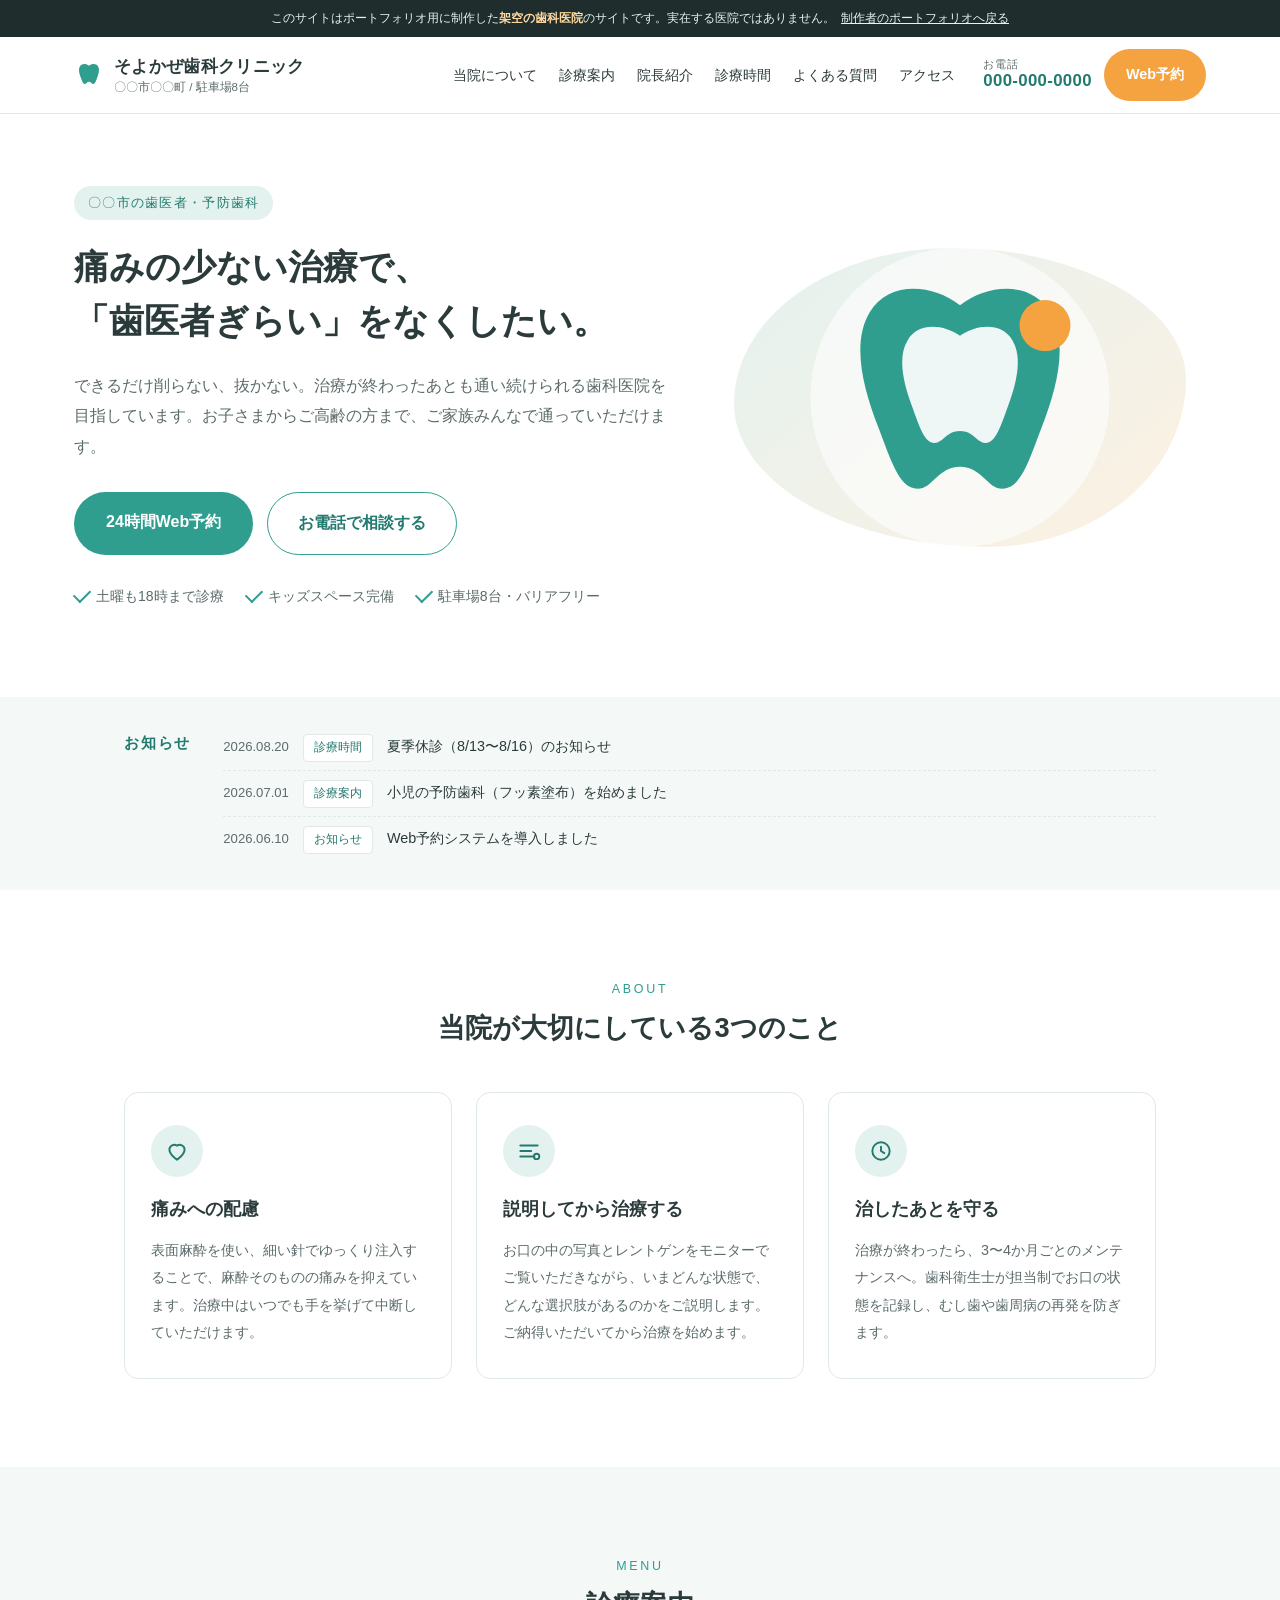
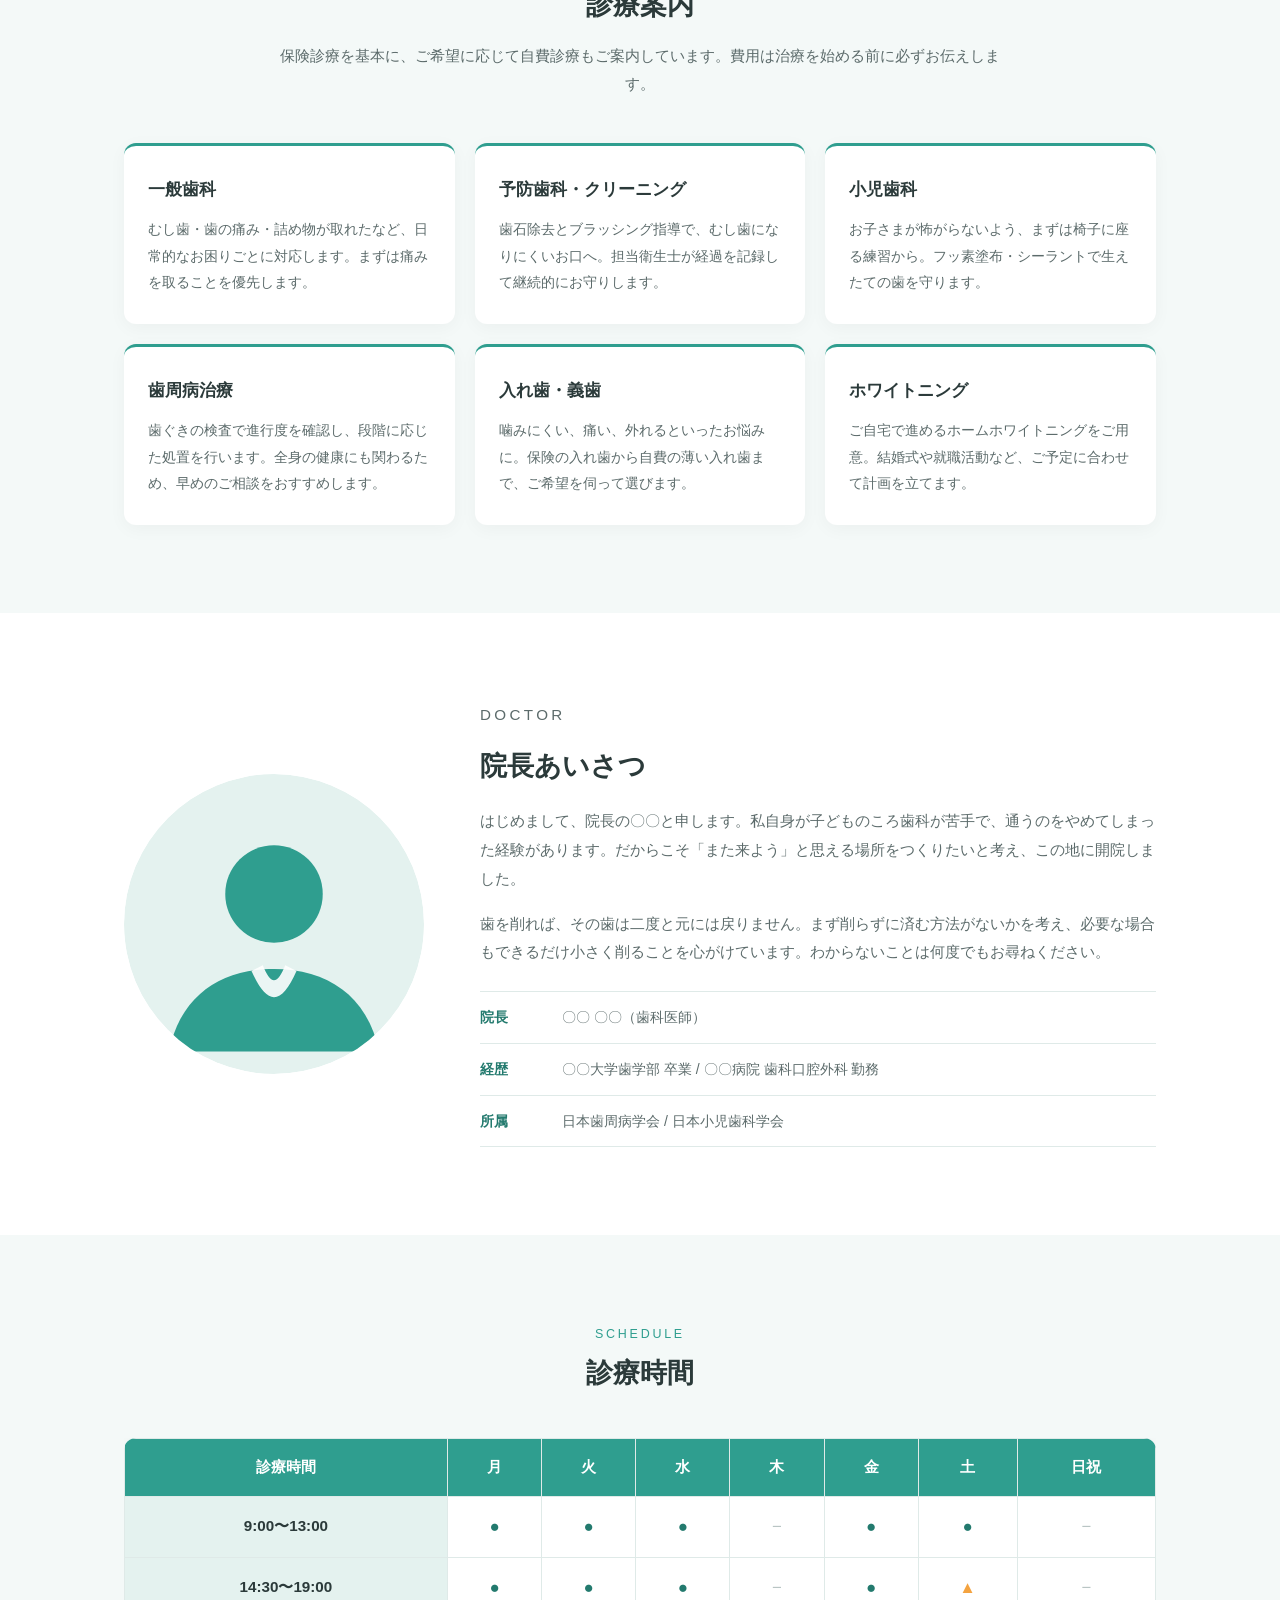
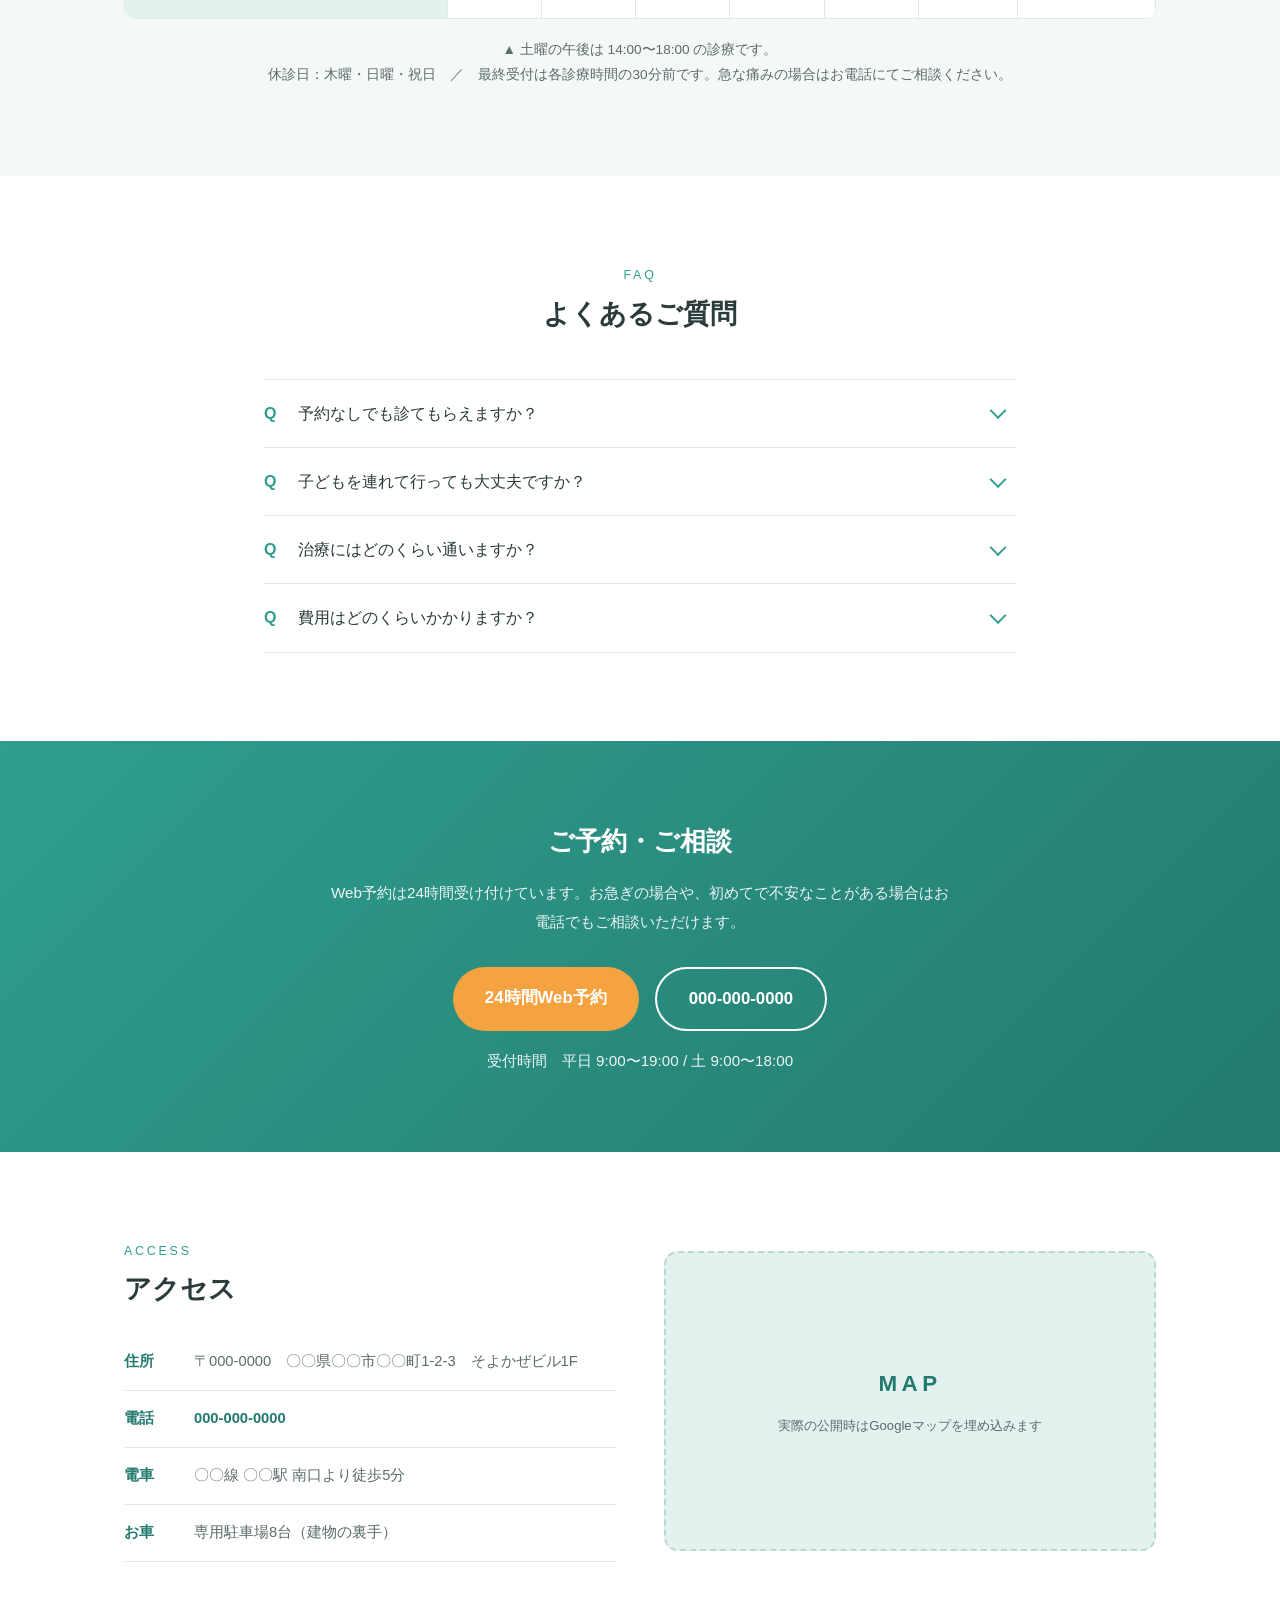
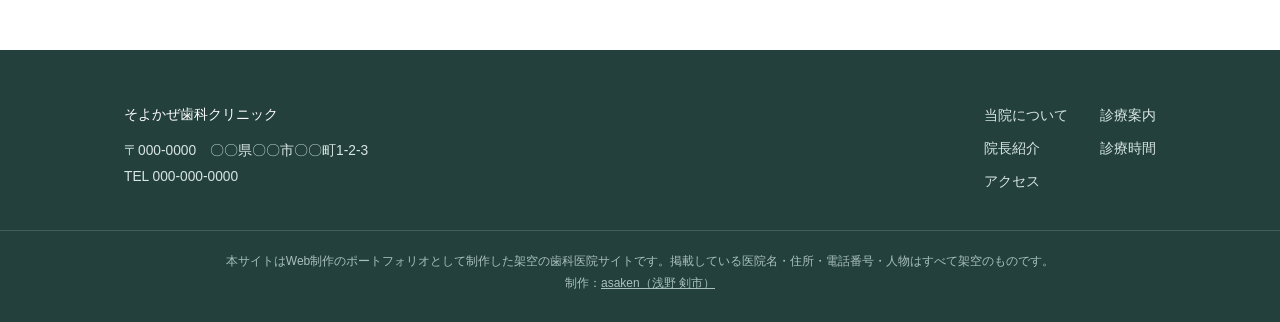
<file: works/dental/index.html>
<!DOCTYPE html>
<html lang="ja">
<head>
<meta charset="UTF-8">
<meta name="viewport" content="width=device-width, initial-scale=1.0">
<title>そよかぜ歯科クリニック | 〇〇市の歯医者・予防歯科</title>
<meta name="description" content="〇〇市の歯科医院「そよかぜ歯科クリニック」。痛みの少ない治療と予防歯科に力を入れています。土曜も診療、キッズスペース完備。24時間Web予約を受け付けています。">
<meta name="theme-color" content="#2f9e8f">
<meta name="robots" content="noindex">
<link rel="icon" href="data:image/svg+xml,<svg xmlns='http://www.w3.org/2000/svg' viewBox='0 0 64 64'><rect width='64' height='64' rx='14' fill='%232f9e8f'/><text x='50%25' y='56%25' dominant-baseline='middle' text-anchor='middle' font-size='34' fill='white'>歯</text></svg>">
<link rel="stylesheet" href="style.css">
</head>
<body>

<p class="demo-bar">このサイトはポートフォリオ用に制作した<strong>架空の歯科医院</strong>のサイトです。実在する医院ではありません。<a href="../../index.html">制作者のポートフォリオへ戻る</a></p>

<header class="site-header" id="siteHeader">
  <div class="header-inner">
    <a class="brand" href="#top">
      <span class="brand-mark" aria-hidden="true">
        <svg viewBox="0 0 32 32" width="30" height="30"><path d="M16 6c3-2.4 7.6-2.6 9.6.6 2 3.2.7 8.2-.9 12.4-1.2 3.2-2.2 6.6-4.2 6.6-1.7 0-2.2-2.4-4.5-2.4s-2.8 2.4-4.5 2.4c-2 0-3-3.4-4.2-6.6C5.7 14.8 4.4 9.8 6.4 6.6 8.4 3.4 13 3.6 16 6Z" fill="currentColor"/></svg>
      </span>
      <span class="brand-text">
        <strong>そよかぜ歯科クリニック</strong>
        <small>〇〇市〇〇町 / 駐車場8台</small>
      </span>
    </a>
    <button class="nav-toggle" id="navToggle" aria-label="メニューを開く" aria-expanded="false"><span></span><span></span><span></span></button>
    <nav class="site-nav" id="siteNav">
      <ul>
        <li><a href="#about">当院について</a></li>
        <li><a href="#menu">診療案内</a></li>
        <li><a href="#doctor">院長紹介</a></li>
        <li><a href="#schedule">診療時間</a></li>
        <li><a href="#faq">よくある質問</a></li>
        <li><a href="#access">アクセス</a></li>
      </ul>
      <div class="nav-cta">
        <a class="btn-tel" href="tel:0000000000"><span>お電話</span>000-000-0000</a>
        <a class="btn-reserve" href="#reserve">Web予約</a>
      </div>
    </nav>
  </div>
</header>

<main id="top">

<section class="hero">
  <div class="hero-body">
    <p class="hero-eyebrow">〇〇市の歯医者・予防歯科</p>
    <h1>痛みの少ない治療で、<br>「歯医者ぎらい」をなくしたい。</h1>
    <p class="hero-lead">できるだけ削らない、抜かない。治療が終わったあとも通い続けられる歯科医院を目指しています。お子さまからご高齢の方まで、ご家族みんなで通っていただけます。</p>
    <div class="hero-btns">
      <a class="btn-primary" href="#reserve">24時間Web予約</a>
      <a class="btn-ghost" href="tel:0000000000">お電話で相談する</a>
    </div>
    <ul class="hero-points">
      <li>土曜も18時まで診療</li>
      <li>キッズスペース完備</li>
      <li>駐車場8台・バリアフリー</li>
    </ul>
  </div>
  <div class="hero-visual" aria-hidden="true">
    <div class="hero-shape"></div>
    <svg viewBox="0 0 200 200" class="hero-illust">
      <circle cx="100" cy="100" r="88" fill="#ffffff" opacity="0.6"/>
      <path d="M100 46c17-13 42-14 53 4 11 18 4 45-5 68-7 18-12 36-23 36-9 0-12-13-25-13s-16 13-25 13c-11 0-16-18-23-36-9-23-16-50-5-68 11-18 36-17 53-4Z" fill="#2f9e8f"/>
      <path d="M100 64c10-7 25-8 31 3 6 10 2 26-3 39-4 11-7 21-13 21-5 0-7-7-15-7s-10 7-15 7c-6 0-9-10-13-21-5-13-9-29-3-39 6-11 21-10 31-3Z" fill="#ffffff" opacity="0.92"/>
      <circle cx="150" cy="58" r="15" fill="#f4a340"/>
    </svg>
  </div>
</section>

<section class="news" aria-label="お知らせ">
  <div class="container news-inner">
    <h2>お知らせ</h2>
    <ul>
      <li><time datetime="2026-08-20">2026.08.20</time><span class="news-tag">診療時間</span>夏季休診（8/13〜8/16）のお知らせ</li>
      <li><time datetime="2026-07-01">2026.07.01</time><span class="news-tag">診療案内</span>小児の予防歯科（フッ素塗布）を始めました</li>
      <li><time datetime="2026-06-10">2026.06.10</time><span class="news-tag">お知らせ</span>Web予約システムを導入しました</li>
    </ul>
  </div>
</section>

<section class="section" id="about">
  <div class="container">
    <p class="section-eyebrow">ABOUT</p>
    <h2 class="section-title">当院が大切にしている3つのこと</h2>
    <div class="feature-grid">
      <article class="feature-card">
        <span class="feature-icon" aria-hidden="true">
          <svg viewBox="0 0 24 24" width="26" height="26" fill="none" stroke="currentColor" stroke-width="1.8" stroke-linecap="round" stroke-linejoin="round"><path d="M12 20s-7-4.5-7-9.5A4.5 4.5 0 0 1 12 7a4.5 4.5 0 0 1 7 3.5C19 15.5 12 20 12 20Z"/></svg>
        </span>
        <h3>痛みへの配慮</h3>
        <p>表面麻酔を使い、細い針でゆっくり注入することで、麻酔そのものの痛みを抑えています。治療中はいつでも手を挙げて中断していただけます。</p>
      </article>
      <article class="feature-card">
        <span class="feature-icon" aria-hidden="true">
          <svg viewBox="0 0 24 24" width="26" height="26" fill="none" stroke="currentColor" stroke-width="1.8" stroke-linecap="round" stroke-linejoin="round"><path d="M4 7h16M4 12h10M4 17h13"/><circle cx="19" cy="17" r="2.5"/></svg>
        </span>
        <h3>説明してから治療する</h3>
        <p>お口の中の写真とレントゲンをモニターでご覧いただきながら、いまどんな状態で、どんな選択肢があるのかをご説明します。ご納得いただいてから治療を始めます。</p>
      </article>
      <article class="feature-card">
        <span class="feature-icon" aria-hidden="true">
          <svg viewBox="0 0 24 24" width="26" height="26" fill="none" stroke="currentColor" stroke-width="1.8" stroke-linecap="round" stroke-linejoin="round"><circle cx="12" cy="12" r="8"/><path d="M12 8v4l3 2"/></svg>
        </span>
        <h3>治したあとを守る</h3>
        <p>治療が終わったら、3〜4か月ごとのメンテナンスへ。歯科衛生士が担当制でお口の状態を記録し、むし歯や歯周病の再発を防ぎます。</p>
      </article>
    </div>
  </div>
</section>

<section class="section section-tint" id="menu">
  <div class="container">
    <p class="section-eyebrow">MENU</p>
    <h2 class="section-title">診療案内</h2>
    <p class="section-lead">保険診療を基本に、ご希望に応じて自費診療もご案内しています。費用は治療を始める前に必ずお伝えします。</p>
    <div class="menu-grid">
      <article class="menu-card">
        <h3>一般歯科</h3>
        <p>むし歯・歯の痛み・詰め物が取れたなど、日常的なお困りごとに対応します。まずは痛みを取ることを優先します。</p>
      </article>
      <article class="menu-card">
        <h3>予防歯科・クリーニング</h3>
        <p>歯石除去とブラッシング指導で、むし歯になりにくいお口へ。担当衛生士が経過を記録して継続的にお守りします。</p>
      </article>
      <article class="menu-card">
        <h3>小児歯科</h3>
        <p>お子さまが怖がらないよう、まずは椅子に座る練習から。フッ素塗布・シーラントで生えたての歯を守ります。</p>
      </article>
      <article class="menu-card">
        <h3>歯周病治療</h3>
        <p>歯ぐきの検査で進行度を確認し、段階に応じた処置を行います。全身の健康にも関わるため、早めのご相談をおすすめします。</p>
      </article>
      <article class="menu-card">
        <h3>入れ歯・義歯</h3>
        <p>噛みにくい、痛い、外れるといったお悩みに。保険の入れ歯から自費の薄い入れ歯まで、ご希望を伺って選びます。</p>
      </article>
      <article class="menu-card">
        <h3>ホワイトニング</h3>
        <p>ご自宅で進めるホームホワイトニングをご用意。結婚式や就職活動など、ご予定に合わせて計画を立てます。</p>
      </article>
    </div>
  </div>
</section>

<section class="section" id="doctor">
  <div class="container doctor-inner">
    <div class="doctor-photo" aria-hidden="true">
      <svg viewBox="0 0 160 160"><circle cx="80" cy="80" r="80" fill="#e4f2ef"/><circle cx="80" cy="64" r="26" fill="#2f9e8f"/><path d="M24 148c6-30 28-44 56-44s50 14 56 44Z" fill="#2f9e8f"/><path d="M68 105c4 9 8 14 12 14s8-5 12-14l-6-3c-2 5-4 8-6 8s-4-3-6-8Z" fill="#ffffff" opacity="0.9"/></svg>
    </div>
    <div class="doctor-text">
      <p class="section-eyebrow">DOCTOR</p>
      <h2 class="section-title">院長あいさつ</h2>
      <p>はじめまして、院長の〇〇と申します。私自身が子どものころ歯科が苦手で、通うのをやめてしまった経験があります。だからこそ「また来よう」と思える場所をつくりたいと考え、この地に開院しました。</p>
      <p>歯を削れば、その歯は二度と元には戻りません。まず削らずに済む方法がないかを考え、必要な場合もできるだけ小さく削ることを心がけています。わからないことは何度でもお尋ねください。</p>
      <dl class="doctor-data">
        <div><dt>院長</dt><dd>〇〇 〇〇（歯科医師）</dd></div>
        <div><dt>経歴</dt><dd>〇〇大学歯学部 卒業 / 〇〇病院 歯科口腔外科 勤務</dd></div>
        <div><dt>所属</dt><dd>日本歯周病学会 / 日本小児歯科学会</dd></div>
      </dl>
    </div>
  </div>
</section>

<section class="section section-tint" id="schedule">
  <div class="container">
    <p class="section-eyebrow">SCHEDULE</p>
    <h2 class="section-title">診療時間</h2>
    <div class="table-scroll">
      <table class="schedule-table">
        <thead>
          <tr><th scope="col">診療時間</th><th scope="col">月</th><th scope="col">火</th><th scope="col">水</th><th scope="col">木</th><th scope="col">金</th><th scope="col">土</th><th scope="col">日祝</th></tr>
        </thead>
        <tbody>
          <tr><th scope="row">9:00〜13:00</th><td>●</td><td>●</td><td>●</td><td class="off">−</td><td>●</td><td>●</td><td class="off">−</td></tr>
          <tr><th scope="row">14:30〜19:00</th><td>●</td><td>●</td><td>●</td><td class="off">−</td><td>●</td><td class="mark">▲</td><td class="off">−</td></tr>
        </tbody>
      </table>
    </div>
    <p class="schedule-note">▲ 土曜の午後は 14:00〜18:00 の診療です。<br>休診日：木曜・日曜・祝日　／　最終受付は各診療時間の30分前です。急な痛みの場合はお電話にてご相談ください。</p>
  </div>
</section>

<section class="section" id="faq">
  <div class="container container-narrow">
    <p class="section-eyebrow">FAQ</p>
    <h2 class="section-title">よくあるご質問</h2>
    <div class="faq-list">
      <div class="faq-item">
        <button class="faq-q" type="button" aria-expanded="false" aria-controls="faq1">予約なしでも診てもらえますか？</button>
        <div class="faq-a" id="faq1" hidden><p>ご予約の方を優先しておりますが、痛みや腫れがある場合は当日でも対応いたします。まずはお電話ください。お待ちいただく時間の目安をお伝えします。</p></div>
      </div>
      <div class="faq-item">
        <button class="faq-q" type="button" aria-expanded="false" aria-controls="faq2">子どもを連れて行っても大丈夫ですか？</button>
        <div class="faq-a" id="faq2" hidden><p>待合室にキッズスペースをご用意しています。保護者の方の治療中はスタッフがお子さまをお預かりできますので、ご予約時にお声がけください。</p></div>
      </div>
      <div class="faq-item">
        <button class="faq-q" type="button" aria-expanded="false" aria-controls="faq3">治療にはどのくらい通いますか？</button>
        <div class="faq-a" id="faq3" hidden><p>症状によって異なりますが、初回に検査を行ったうえで通院回数の見通しをお伝えします。ご都合に合わせて回数を調整することも可能です。</p></div>
      </div>
      <div class="faq-item">
        <button class="faq-q" type="button" aria-expanded="false" aria-controls="faq4">費用はどのくらいかかりますか？</button>
        <div class="faq-a" id="faq4" hidden><p>保険診療が基本のため、3割負担の方で1回あたり数千円程度が目安です。自費診療をご希望の場合は、治療を始める前に必ずお見積りをお渡しします。</p></div>
      </div>
    </div>
  </div>
</section>

<section class="reserve" id="reserve">
  <div class="container reserve-inner">
    <h2>ご予約・ご相談</h2>
    <p>Web予約は24時間受け付けています。お急ぎの場合や、初めてで不安なことがある場合はお電話でもご相談いただけます。</p>
    <div class="reserve-btns">
      <a class="btn-primary btn-lg" href="#reserve">24時間Web予約</a>
      <a class="btn-outline btn-lg" href="tel:0000000000">000-000-0000</a>
    </div>
    <p class="reserve-note">受付時間　平日 9:00〜19:00 / 土 9:00〜18:00</p>
  </div>
</section>

<section class="section" id="access">
  <div class="container access-inner">
    <div class="access-text">
      <p class="section-eyebrow">ACCESS</p>
      <h2 class="section-title">アクセス</h2>
      <dl class="access-data">
        <div><dt>住所</dt><dd>〒000-0000　〇〇県〇〇市〇〇町1-2-3　そよかぜビル1F</dd></div>
        <div><dt>電話</dt><dd><a href="tel:0000000000">000-000-0000</a></dd></div>
        <div><dt>電車</dt><dd>〇〇線 〇〇駅 南口より徒歩5分</dd></div>
        <div><dt>お車</dt><dd>専用駐車場8台（建物の裏手）</dd></div>
      </dl>
    </div>
    <div class="access-map" aria-hidden="true">
      <div class="map-placeholder">
        <span>MAP</span>
        <p>実際の公開時はGoogleマップを埋め込みます</p>
      </div>
    </div>
  </div>
</section>

</main>

<footer class="site-footer">
  <div class="container footer-inner">
    <div>
      <p class="footer-brand">そよかぜ歯科クリニック</p>
      <p>〒000-0000　〇〇県〇〇市〇〇町1-2-3<br>TEL 000-000-0000</p>
    </div>
    <ul class="footer-nav">
      <li><a href="#about">当院について</a></li>
      <li><a href="#menu">診療案内</a></li>
      <li><a href="#doctor">院長紹介</a></li>
      <li><a href="#schedule">診療時間</a></li>
      <li><a href="#access">アクセス</a></li>
    </ul>
  </div>
  <p class="footer-note">本サイトはWeb制作のポートフォリオとして制作した架空の歯科医院サイトです。掲載している医院名・住所・電話番号・人物はすべて架空のものです。<br>制作：<a href="../../index.html">asaken（浅野 剣市）</a></p>
</footer>

<script>
  const navToggle = document.getElementById('navToggle');
  const siteNav = document.getElementById('siteNav');
  navToggle.addEventListener('click', () => {
    const open = siteNav.classList.toggle('open');
    navToggle.classList.toggle('active', open);
    navToggle.setAttribute('aria-expanded', String(open));
  });
  siteNav.querySelectorAll('a').forEach(a => {
    a.addEventListener('click', () => {
      siteNav.classList.remove('open');
      navToggle.classList.remove('active');
      navToggle.setAttribute('aria-expanded', 'false');
    });
  });

  document.querySelectorAll('.faq-q').forEach(btn => {
    btn.addEventListener('click', () => {
      const panel = document.getElementById(btn.getAttribute('aria-controls'));
      const isOpen = btn.getAttribute('aria-expanded') === 'true';
      btn.setAttribute('aria-expanded', String(!isOpen));
      panel.hidden = isOpen;
    });
  });

  const header = document.getElementById('siteHeader');
  window.addEventListener('scroll', () => {
    header.classList.toggle('scrolled', window.scrollY > 40);
  });
</script>

</body>
</html>
</file>
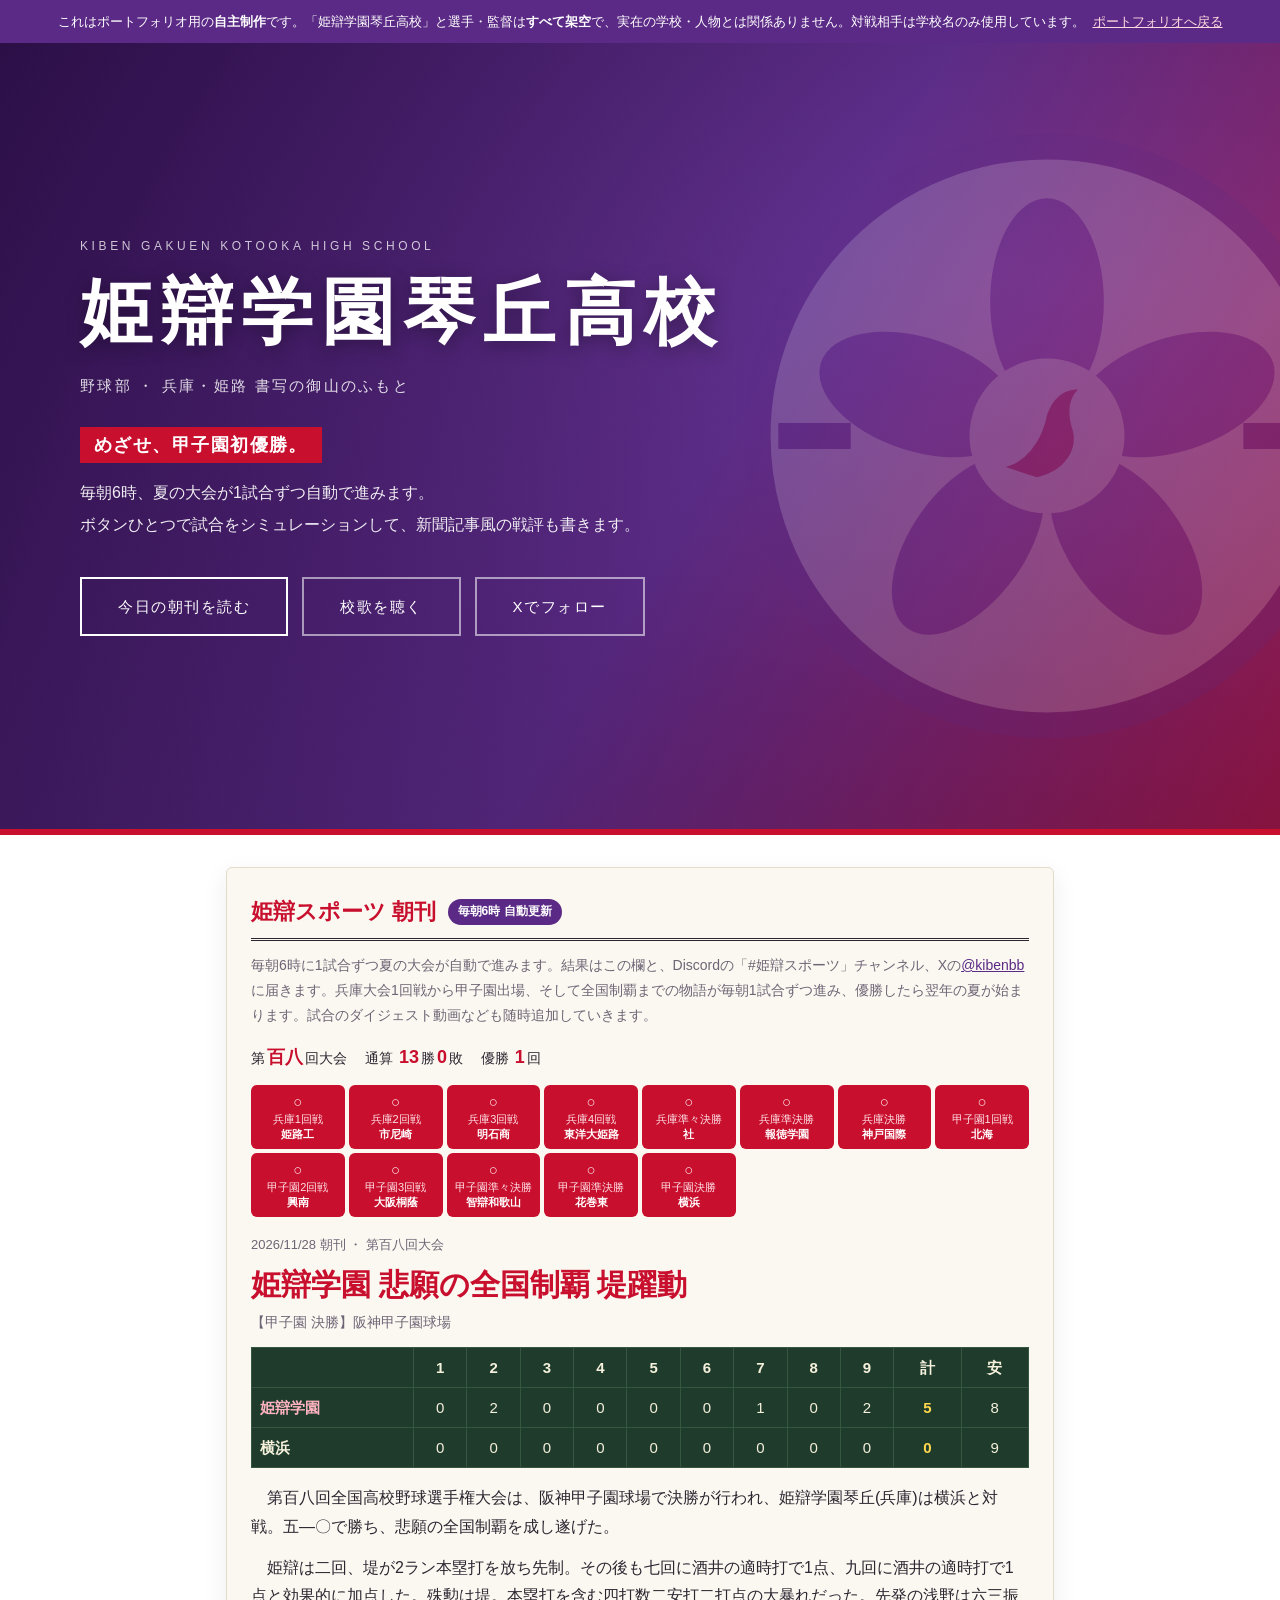
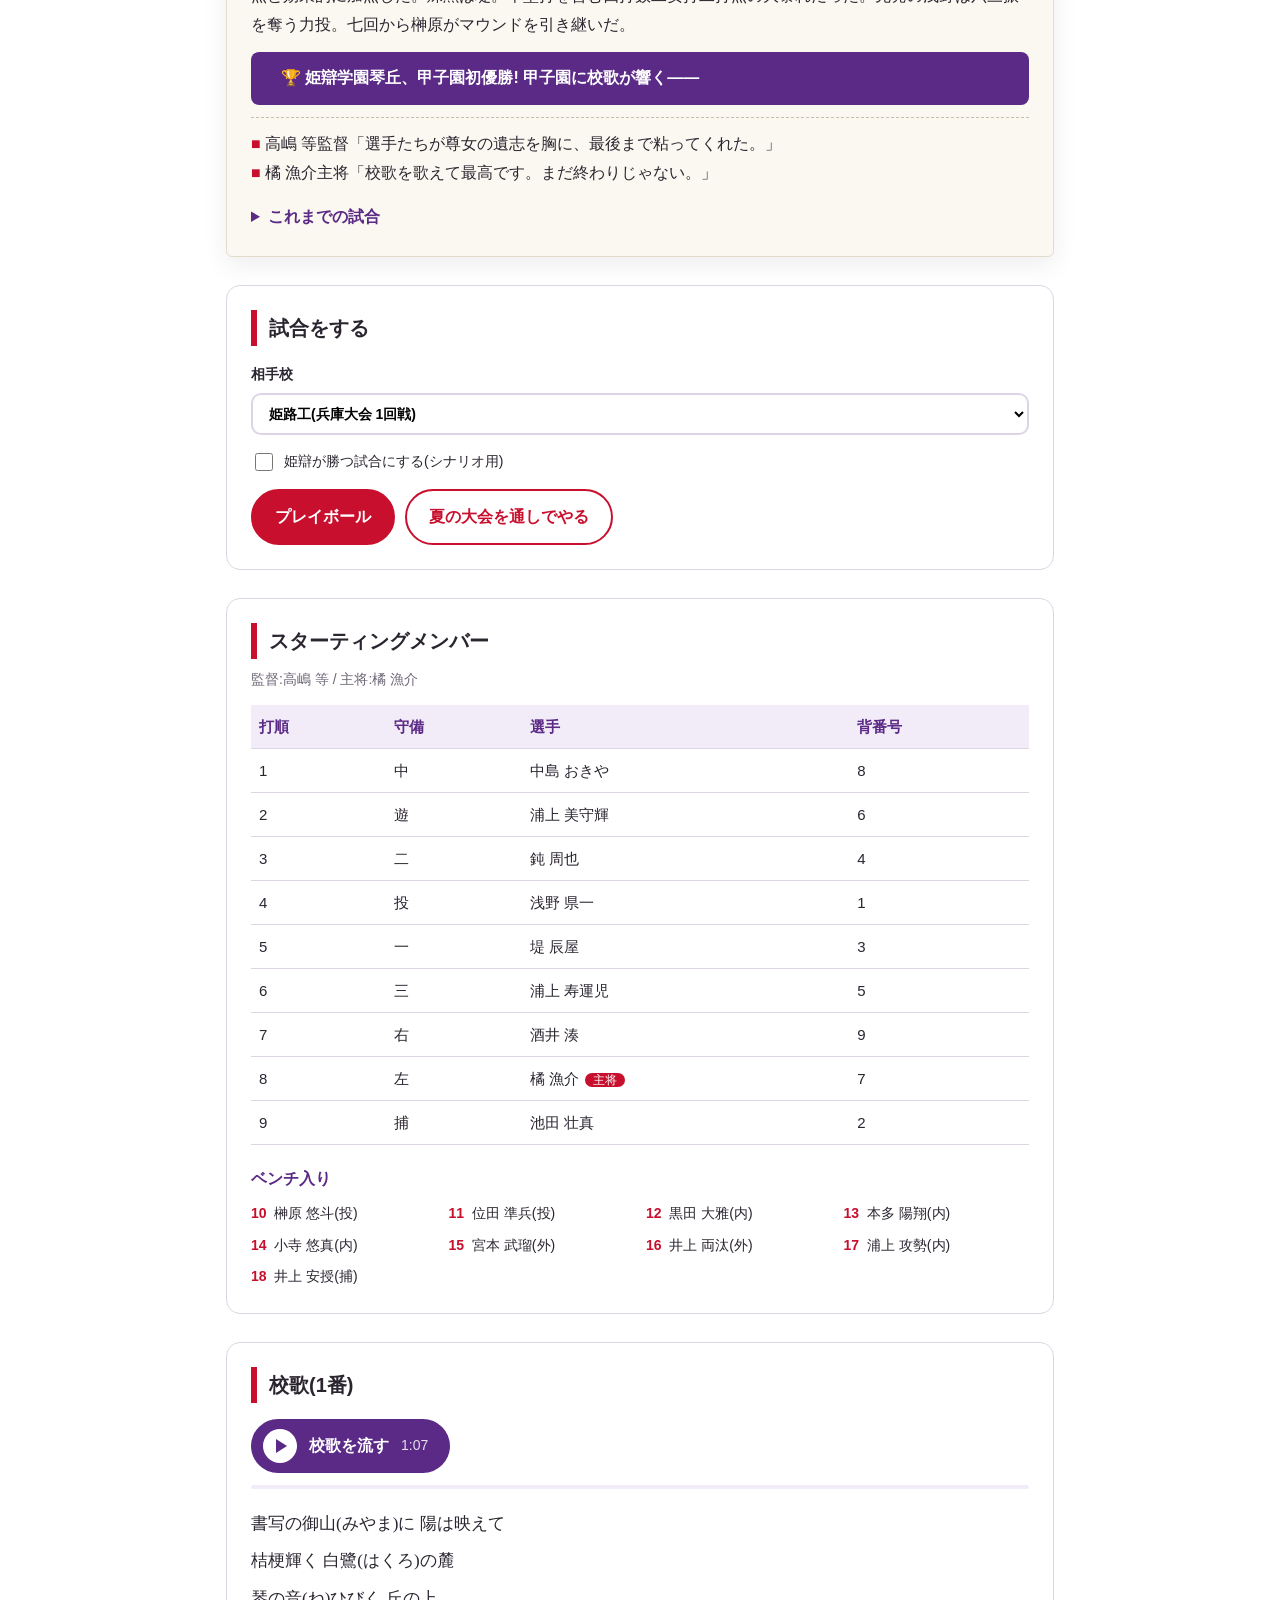
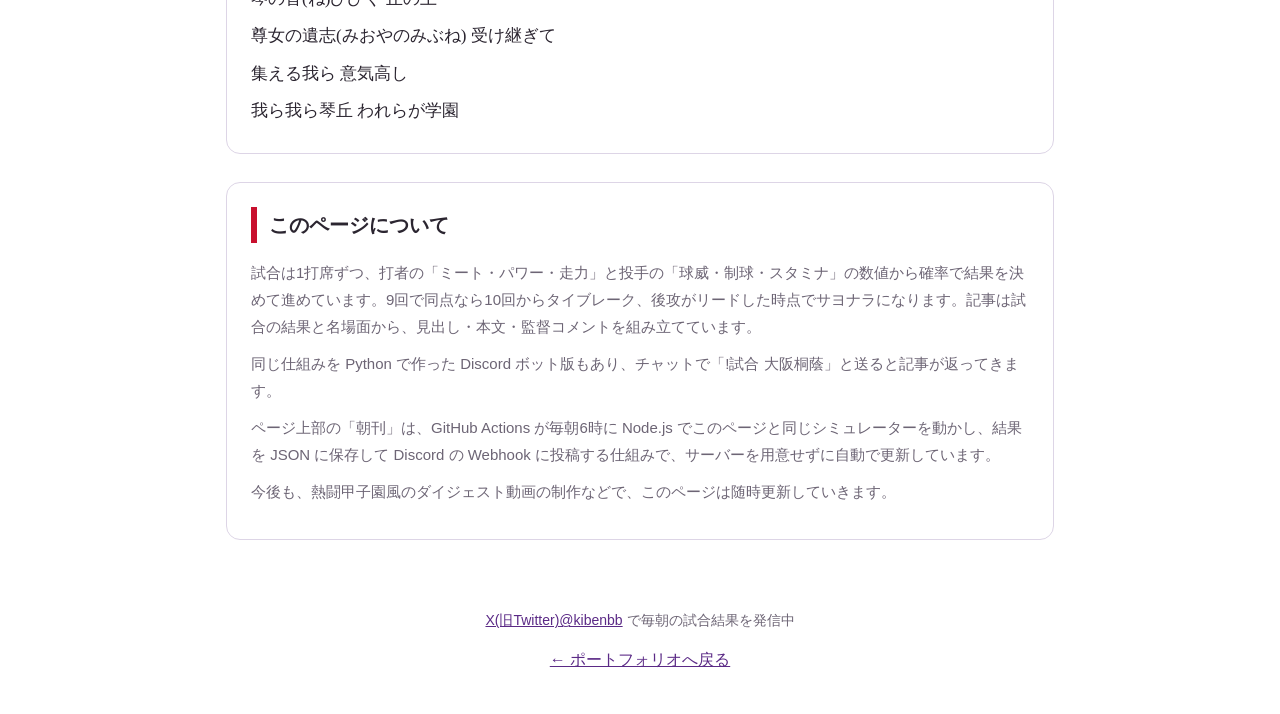
<file: works/kiben/index.html>
<!DOCTYPE html>
<html lang="ja">
<head>
<meta charset="UTF-8">
<meta name="viewport" content="width=device-width, initial-scale=1.0">
<title>姫辯学園琴丘高校 野球部 試合シミュレーター</title>
<meta name="description" content="自主制作の架空の高校「姫辯学園琴丘高校」の野球部。ボタンを押すと夏の大会の試合をシミュレーションし、新聞記事風の戦評を自動で作ります。">
<meta name="theme-color" content="#5b2a86">
<meta name="robots" content="noindex">
<link rel="icon" href="data:image/svg+xml,<svg xmlns='http://www.w3.org/2000/svg' viewBox='0 0 64 64'><rect width='64' height='64' rx='14' fill='%235b2a86'/><text x='50%25' y='56%25' dominant-baseline='middle' text-anchor='middle' font-size='36' font-weight='bold' fill='white'>K</text></svg>">
<link rel="stylesheet" href="style.css">
</head>
<body>

<p class="demo-bar">これはポートフォリオ用の<strong>自主制作</strong>です。「姫辯学園琴丘高校」と選手・監督は<strong>すべて架空</strong>で、実在の学校・人物とは関係ありません。対戦相手は学校名のみ使用しています。<a href="../../index.html#works">ポートフォリオへ戻る</a></p>

<header class="hero">
  <div class="hero-emblem" aria-hidden="true">
    <svg viewBox="0 0 120 120" >
      <circle cx="60" cy="60" r="56" fill="#fff" stroke="#5b2a86" stroke-width="5"/>
      <g fill="#7b4bb0">
        <ellipse cx="60" cy="34" rx="11" ry="20"/>
        <ellipse cx="60" cy="34" rx="11" ry="20" transform="rotate(72 60 60)"/>
        <ellipse cx="60" cy="34" rx="11" ry="20" transform="rotate(144 60 60)"/>
        <ellipse cx="60" cy="34" rx="11" ry="20" transform="rotate(216 60 60)"/>
        <ellipse cx="60" cy="34" rx="11" ry="20" transform="rotate(288 60 60)"/>
      </g>
      <circle cx="60" cy="60" r="15" fill="#fff"/>
      <path d="M52 66c4-1 7-5 8-10 1-3 3-5 6-5-2 2-2 5-1 8 1 4-2 8-7 9z" fill="#c8102e"/>
      <path d="M8 60h14M98 60h14" stroke="#5b2a86" stroke-width="5"/>
    </svg>
  </div>
  <div class="hero-content">
    <p class="hero-en">KIBEN GAKUEN KOTOOKA HIGH SCHOOL</p>
    <h1>姫辯学園<br class="sp">琴丘高校</h1>
    <p class="hero-sub">野球部 ・ 兵庫・姫路 書写の御山のふもと</p>
    <p class="hero-catch">めざせ、甲子園初優勝。</p>
    <p class="hero-lead">毎朝6時、夏の大会が1試合ずつ自動で進みます。<br class="pc">ボタンひとつで試合をシミュレーションして、新聞記事風の戦評も書きます。</p>
    <div class="hero-buttons">
      <a href="#daily" class="btn-hero">今日の朝刊を読む</a>
      <a href="#kouka" class="btn-hero btn-hero-sub">校歌を聴く</a>
      <a href="https://x.com/kibenbb" class="btn-hero btn-hero-sub" target="_blank" rel="noopener">Xでフォロー</a>
    </div>
  </div>
</header>

<main>
  <section class="paper daily" id="daily" aria-labelledby="daily-title">
    <p class="paper-name"><span id="daily-title">姫辯スポーツ 朝刊</span><span class="daily-badge">毎朝6時 自動更新</span></p>
    <p class="daily-lead">毎朝6時に1試合ずつ夏の大会が自動で進みます。結果はこの欄と、Discordの「#姫辯スポーツ」チャンネル、Xの<a href="https://x.com/kibenbb" target="_blank" rel="noopener">@kibenbb</a>に届きます。兵庫大会1回戦から甲子園出場、そして全国制覇までの物語が毎朝1試合ずつ進み、優勝したら翌年の夏が始まります。試合のダイジェスト動画なども随時追加していきます。</p>
    <div class="daily-stats" id="dailyStats"></div>
    <ol class="daily-road" id="dailyRoad" aria-label="今大会の勝ち上がり"></ol>
    <div id="dailyArticle" hidden>
      <p class="daily-date" id="dailyDate"></p>
      <h2 class="paper-headline" id="dailyHeadline"></h2>
      <p class="paper-stage" id="dailyStage"></p>
      <div class="scoreboard-wrap"><table class="scoreboard" id="dailyScoreboard"></table></div>
      <div class="paper-body" id="dailyBody"></div>
      <ul class="paper-comments" id="dailyComments"></ul>
    </div>
    <p class="daily-empty" id="dailyEmpty" hidden>第百八回大会の兵庫大会1回戦は、明日の朝に行われます。</p>
    <details class="daily-history" id="dailyHistoryWrap" hidden>
      <summary>これまでの試合</summary>
      <ol class="t-list" id="dailyHistory"></ol>
    </details>
  </section>
  <section class="panel" aria-labelledby="play-title">
    <h2 id="play-title">試合をする</h2>
    <div class="controls">
      <label class="field">相手校
        <select id="opponent"></select>
      </label>
      <label class="check"><input type="checkbox" id="mustWin"> 姫辯が勝つ試合にする(シナリオ用)</label>
      <div class="buttons">
        <button class="btn btn-main" id="playBtn" type="button">プレイボール</button>
        <button class="btn btn-sub" id="tournamentBtn" type="button">夏の大会を通しでやる</button>
      </div>
    </div>
  </section>

  <section class="paper" id="result" aria-live="polite" hidden>
    <p class="paper-name">姫辯スポーツ</p>
    <div id="tournament"></div>
    <h2 class="paper-headline" id="headline"></h2>
    <p class="paper-stage" id="stage"></p>
    <div class="scoreboard-wrap"><table class="scoreboard" id="scoreboard"></table></div>
    <div class="paper-body" id="body"></div>
    <ul class="paper-comments" id="comments"></ul>
    <div class="win-song" id="winSong" hidden>
      <p id="winSongText">甲子園に姫辯の校歌が流れる——</p>
      <button class="song-btn" type="button" data-song aria-pressed="false">
        <span class="song-icon" aria-hidden="true"></span>
        <span class="song-label">校歌を流す</span>
        <span class="song-time" aria-hidden="true">1:07</span>
      </button>
    </div>
  </section>

  <section class="panel" aria-labelledby="team-title">
    <h2 id="team-title">スターティングメンバー</h2>
    <p class="note">監督:高嶋 等 / 主将:橘 漁介</p>
    <table class="roster">
      <thead><tr><th>打順</th><th>守備</th><th>選手</th><th>背番号</th></tr></thead>
      <tbody id="lineup"></tbody>
    </table>
    <h3>ベンチ入り</h3>
    <ul class="bench" id="bench"></ul>
  </section>

  <section class="panel kouka" id="kouka" aria-labelledby="kouka-title">
    <h2 id="kouka-title">校歌(1番)</h2>
    <button class="song-btn" type="button" data-song aria-pressed="false">
      <span class="song-icon" aria-hidden="true"></span>
      <span class="song-label">校歌を流す</span>
      <span class="song-time" aria-hidden="true">1:07</span>
    </button>
    <div class="song-bar" aria-hidden="true"><span id="songProgress"></span></div>
    <p class="lyrics">書写の御山(みやま)に 陽は映えて<br>
      桔梗輝く 白鷺(はくろ)の麓<br>
      琴の音(ね)ひびく 丘の上<br>
      尊女の遺志(みおやのみぶね) 受け継ぎて<br>
      集える我ら 意気高し<br>
      我ら我ら琴丘 われらが学園</p>
    <audio id="song" src="kouka.m4a" preload="none" playsinline></audio>
  </section>

  <section class="panel about" aria-labelledby="about-title">
    <h2 id="about-title">このページについて</h2>
    <p>試合は1打席ずつ、打者の「ミート・パワー・走力」と投手の「球威・制球・スタミナ」の数値から確率で結果を決めて進めています。9回で同点なら10回からタイブレーク、後攻がリードした時点でサヨナラになります。記事は試合の結果と名場面から、見出し・本文・監督コメントを組み立てています。</p>
    <p>同じ仕組みを Python で作った Discord ボット版もあり、チャットで「!試合 大阪桐蔭」と送ると記事が返ってきます。</p>
    <p>ページ上部の「朝刊」は、GitHub Actions が毎朝6時に Node.js でこのページと同じシミュレーターを動かし、結果を JSON に保存して Discord の Webhook に投稿する仕組みで、サーバーを用意せずに自動で更新しています。</p>
    <p>今後も、熱闘甲子園風のダイジェスト動画の制作などで、このページは随時更新していきます。</p>
  </section>
</main>

<footer class="footer">
  <p class="footer-x"><a href="https://x.com/kibenbb" target="_blank" rel="noopener">X(旧Twitter)@kibenbb</a> で毎朝の試合結果を発信中</p>
  <a href="../../index.html#works">← ポートフォリオへ戻る</a>
</footer>

<script src="sim.js"></script>
<script>
(function () {
  "use strict";
  const K = window.Kiben;
  const $ = id => document.getElementById(id);
  const esc = s => String(s).replace(/[&<>"]/g, c => ({ "&": "&amp;", "<": "&lt;", ">": "&gt;", '"': "&quot;" }[c]));

  // 相手校の選択肢
  K.TOURNAMENT.forEach(name => {
    const o = document.createElement("option");
    o.value = name;
    o.textContent = `${name}(${K.OPPONENTS[name][2]})`;
    $("opponent").appendChild(o);
  });

  // スタメンとベンチ
  $("lineup").innerHTML = K.LINEUP.map((p, i) =>
    `<tr><td>${i + 1}</td><td>${p[1]}</td><td>${esc(p[0])}${p[0] === K.CAPTAIN ? '<span class="cap">主将</span>' : ""}</td><td>${p[2]}</td></tr>`).join("");
  $("bench").innerHTML = K.BENCH.map(b => `<li><b>${b[0]}</b> ${esc(b[1])}(${b[2]})</li>`).join("");

  function scoreboard(g) {
    const first = g.kibenFirst ? ["kiben", K.TEAM] : ["opp", g.opponent];
    const second = g.kibenFirst ? ["opp", g.opponent] : ["kiben", K.TEAM];
    const n = g.innings;
    let html = "<thead><tr><th></th>";
    for (let i = 1; i <= n; i++) html += `<th>${i}</th>`;
    html += "<th>計</th><th>安</th></tr></thead><tbody>";
    [first, second].forEach(([key, label]) => {
      const total = key === "kiben" ? g.kibenRuns : g.oppRuns;
      html += `<tr class="${key === "kiben" ? "is-kiben" : ""}"><th>${esc(K.SHORT_NAMES[label] || label)}</th>`;
      for (let i = 0; i < n; i++) html += `<td>${g.line[key][i] !== undefined ? esc(g.line[key][i]) : ""}</td>`;
      html += `<td class="total">${total}</td><td>${g.hits[key]}</td></tr>`;
    });
    return html + "</tbody>";
  }

  function showGame(g) {
    const a = K.article(g);
    $("headline").textContent = a.headline;
    $("stage").textContent = `【${g.stage}】${g.stadium}`;
    $("scoreboard").innerHTML = scoreboard(g);
    $("body").innerHTML = a.paras.map(p => `<p>${esc(p)}</p>`).join("");
    $("comments").innerHTML = a.comments.map(c => `<li>${esc(c)}</li>`).join("");
    $("result").hidden = false;
    $("result").classList.toggle("is-win", g.won);
    $("winSong").hidden = !g.won;
    $("winSongText").textContent = `${g.stadium.replace("阪神甲子園球場", "甲子園")}に姫辯の校歌が流れる——`;
    $("result").scrollIntoView({ behavior: "smooth", block: "start" });
  }

  $("playBtn").addEventListener("click", () => {
    $("tournament").innerHTML = "";
    showGame(K.playGame($("opponent").value, $("mustWin").checked));
  });

  $("tournamentBtn").addEventListener("click", () => {
    const games = K.playTournament($("mustWin").checked);
    const rows = games.map(g => {
      const extra = (g.innings >= 10 ? `延長${g.innings}回` : "") + (g.walkoff ? " サヨナラ" : "");
      return `<li class="${g.won ? "win" : "lose"}"><span class="mark">${g.won ? "○" : "●"}</span>${esc(g.stage)} <b>${g.kibenRuns}-${g.oppRuns}</b> ${esc(g.opponent)}${extra ? `<small>(${extra.trim()})</small>` : ""}</li>`;
    }).join("");
    const last = games[games.length - 1];
    const champ = last.won && games.length === K.TOURNAMENT.length;
    $("tournament").innerHTML = `<h3 class="t-title">姫辯学園 夏の戦い</h3><ol class="t-list">${rows}</ol>` +
      (champ ? '<p class="champ">🏆 姫辯学園琴丘、甲子園初優勝! 甲子園に校歌が響く——「我ら我ら琴丘 われらが学園」</p>'
             : `<p class="t-end">夏は${esc(last.stage)}で幕を閉じた。</p>`) +
      '<p class="t-note">▼ 最後の試合の記事</p>';
    showGame(last);
  });

  // ---- 毎朝の自動試合(data/season.json) ----
  (async function daily() {
    let data;
    try {
      const res = await fetch(`data/season.json?t=${Date.now()}`, { cache: "no-store" });
      data = await res.json();
    } catch (e) {
      $("dailyEmpty").textContent = "朝刊を読み込めませんでした。時間をおいて開き直してください。";
      $("dailyEmpty").hidden = false;
      return;
    }
    const games = data.games || [];
    if (!games.length) { $("dailyEmpty").hidden = false; return; }

    const last = games[games.length - 1];
    const wins = games.filter(g => g.won).length;
    $("dailyStats").innerHTML =
      `<span>第<b>${K.num(107 + data.challenge)}</b>回大会</span>` +
      `<span>通算 <b>${wins}</b>勝<b>${games.length - wins}</b>敗</span>` +
      `<span>優勝 <b>${data.titles || 0}</b>回</span>`;

    // 今の挑戦の勝ち上がり
    const cur = games.filter(g => g.challenge === last.challenge);
    $("dailyRoad").innerHTML = K.TOURNAMENT.map((opp, i) => {
      const g = cur.find(x => x.round === i);
      const cls = g ? (g.won ? "win" : "lose") : (i === (last.won ? last.round + 1 : -1) ? "next" : "");
      const mark = g ? (g.won ? "○" : "●") : (cls === "next" ? "次" : "");
      const stage = K.OPPONENTS[opp][2].replace("兵庫大会 ", "兵庫").replace("甲子園 ", "甲子園");
      return `<li class="${cls}"><span class="road-mark">${mark}</span><span class="road-stage">${esc(stage)}</span><span class="road-opp">${esc(K.SHORT_NAMES[opp] || opp)}</span></li>`;
    }).join("");

    // 最新の記事
    $("dailyDate").textContent = `${last.date.replace(/-/g, "/")} 朝刊 ・ 第${K.num(107 + last.challenge)}回大会`;
    $("dailyHeadline").textContent = last.headline;
    $("dailyStage").textContent = `【${last.stage}】${last.stadium}`;
    $("dailyScoreboard").innerHTML = scoreboard(last);
    $("dailyBody").innerHTML = last.paras.map(p => `<p>${esc(p)}</p>`).join("") +
      (last.champion ? '<p class="champ">🏆 姫辯学園琴丘、甲子園初優勝! 甲子園に校歌が響く——</p>' : "");
    $("dailyComments").innerHTML = last.comments.map(c => `<li>${esc(c)}</li>`).join("");
    $("daily").classList.toggle("is-win", last.won);
    $("dailyArticle").hidden = false;

    // これまでの試合(新しい順)
    $("dailyHistory").innerHTML = games.slice().reverse().map(g => {
      const extra = (g.innings >= 10 ? `延長${g.innings}回` : "") + (g.walkoff ? " サヨナラ" : "");
      return `<li class="${g.won ? "win" : "lose"}"><span class="mark">${g.won ? "○" : "●"}</span>${esc(g.date.slice(5).replace("-", "/"))} ${esc(g.stage)} <b>${g.kibenRuns}-${g.oppRuns}</b> ${esc(g.opponent)}${extra ? `<small>(${extra.trim()})</small>` : ""}${g.champion ? " 🏆" : ""}</li>`;
    }).join("");
    $("dailyHistoryWrap").hidden = false;
  })();

  // ---- 校歌の再生(どのボタンからでも同じ音源を流す/止める) ----
  const song = $("song");
  const songBtns = document.querySelectorAll("[data-song]");
  const fmt = s => `${Math.floor(s / 60)}:${String(Math.floor(s % 60)).padStart(2, "0")}`;

  function syncButtons() {
    const playing = !song.paused && !song.ended;
    songBtns.forEach(b => {
      b.setAttribute("aria-pressed", String(playing));
      b.classList.toggle("is-playing", playing);
      b.querySelector(".song-label").textContent = playing ? "校歌を止める" : "校歌を流す";
    });
  }

  songBtns.forEach(b => b.addEventListener("click", () => {
    if (song.paused || song.ended) {
      if (song.ended) song.currentTime = 0;
      const p = song.play();
      if (p && p.catch) p.catch(() => syncButtons());
    } else {
      song.pause();
    }
  }));

  song.addEventListener("play", syncButtons);
  song.addEventListener("pause", syncButtons);
  song.addEventListener("ended", () => { song.currentTime = 0; syncButtons(); });
  song.addEventListener("timeupdate", () => {
    const d = song.duration || 67;
    $("songProgress").style.width = `${(song.currentTime / d) * 100}%`;
    const left = fmt(Math.max(0, d - song.currentTime));
    songBtns.forEach(b => { b.querySelector(".song-time").textContent = song.paused ? fmt(d) : left; });
  });
})();
</script>
</body>
</html>
</file>
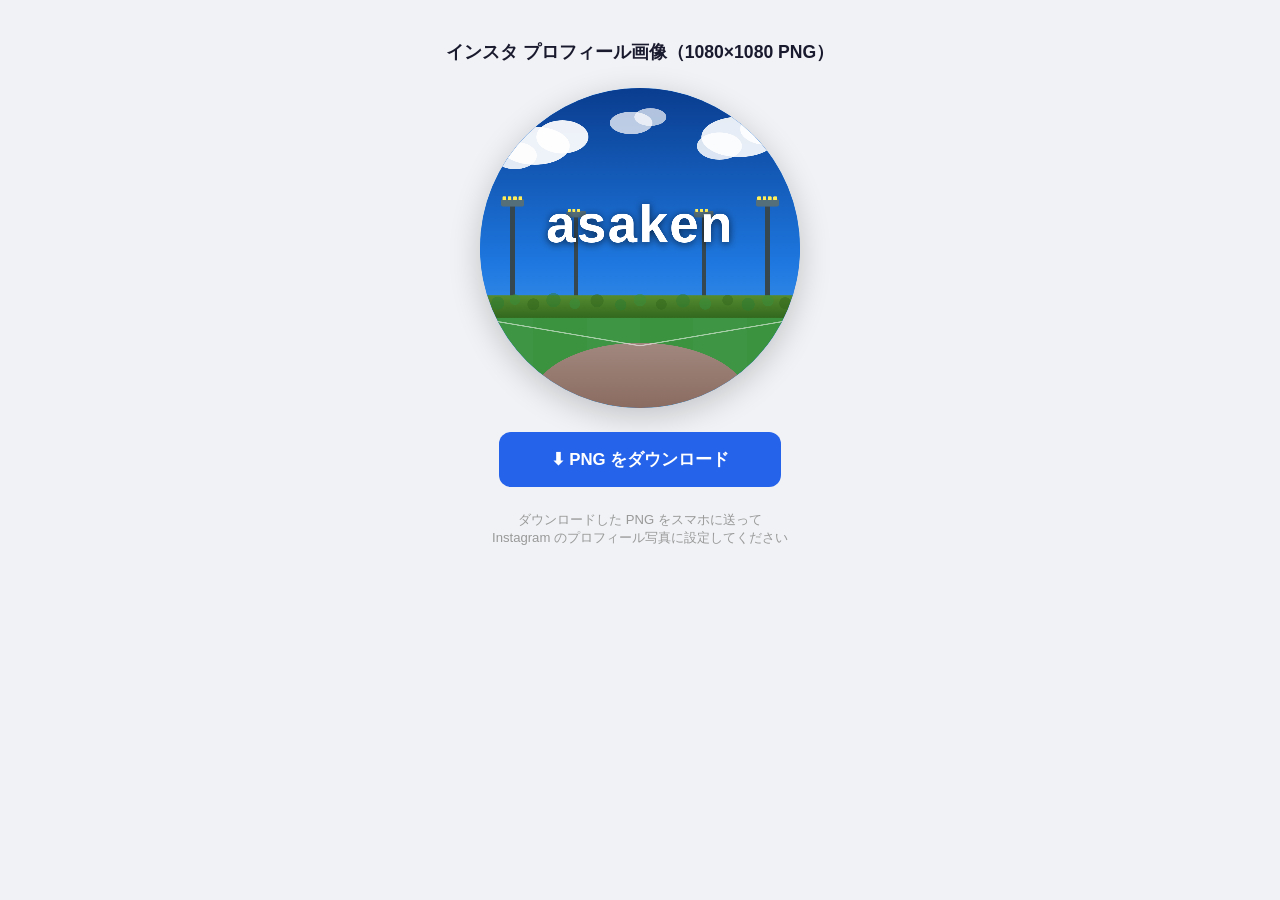
<file: instagram-profile-export.html>
<!DOCTYPE html>
<html lang="ja">
<head>
  <meta charset="UTF-8">
  <title>プロフィール画像 PNG書き出し</title>
  <style>
    body {
      font-family: 'Hiragino Sans', sans-serif;
      background: #f0f2f5;
      display: flex;
      flex-direction: column;
      align-items: center;
      padding: 40px 20px;
      gap: 24px;
      margin: 0;
    }
    h1 { font-size: 1.1rem; color: #1a1a2e; margin: 0; }
    #preview {
      width: 320px;
      height: 320px;
      border-radius: 50%;
      box-shadow: 0 8px 32px rgba(0,0,0,0.2);
      overflow: hidden;
      background: #1e78e0;
    }
    #preview canvas {
      width: 320px;
      height: 320px;
    }
    button {
      padding: 16px 52px;
      background: #2563eb;
      color: white;
      border: none;
      border-radius: 12px;
      font-size: 1.05rem;
      font-weight: 600;
      cursor: pointer;
      transition: background 0.2s;
    }
    button:hover { background: #1d4ed8; }
    p { font-size: 0.82rem; color: #999; margin: 0; text-align: center; }
  </style>
</head>
<body>
  <h1>インスタ プロフィール画像（1080×1080 PNG）</h1>

  <div id="preview">
    <canvas id="canvas" width="1080" height="1080"></canvas>
  </div>

  <button id="dlBtn">⬇ PNG をダウンロード</button>
  <p>ダウンロードした PNG をスマホに送って<br>Instagram のプロフィール写真に設定してください</p>

  <svg id="srcSvg" xmlns="http://www.w3.org/2000/svg" viewBox="0 0 1080 1080" width="1080" height="1080" style="display:none">
    <defs>
      <linearGradient id="sky" x1="0%" y1="0%" x2="0%" y2="100%">
        <stop offset="0%" stop-color="#0a3d8f"/>
        <stop offset="55%" stop-color="#1e78e0"/>
        <stop offset="100%" stop-color="#5fb3f5"/>
      </linearGradient>
      <linearGradient id="ivyGrad" x1="0%" y1="0%" x2="0%" y2="100%">
        <stop offset="0%" stop-color="#558b2f"/>
        <stop offset="100%" stop-color="#33691e"/>
      </linearGradient>
      <linearGradient id="infieldGrad" x1="0%" y1="0%" x2="0%" y2="100%">
        <stop offset="0%" stop-color="#a1887f"/>
        <stop offset="100%" stop-color="#795548"/>
      </linearGradient>
      <filter id="textShadow">
        <feDropShadow dx="0" dy="5" stdDeviation="14" flood-color="rgba(0,0,0,0.65)"/>
      </filter>
      <filter id="glow">
        <feDropShadow dx="0" dy="0" stdDeviation="6" flood-color="rgba(255,238,88,0.8)"/>
      </filter>
      <clipPath id="circle">
        <circle cx="540" cy="540" r="540"/>
      </clipPath>
    </defs>
    <g clip-path="url(#circle)">
      <rect width="1080" height="1080" fill="url(#sky)"/>
      <ellipse cx="185" cy="195" rx="118" ry="64" fill="white" fill-opacity="0.93"/>
      <ellipse cx="278" cy="165" rx="88" ry="56" fill="white" fill-opacity="0.93"/>
      <ellipse cx="118" cy="228" rx="74" ry="46" fill="white" fill-opacity="0.88"/>
      <ellipse cx="875" cy="165" rx="128" ry="68" fill="white" fill-opacity="0.90"/>
      <ellipse cx="968" cy="138" rx="90" ry="54" fill="white" fill-opacity="0.87"/>
      <ellipse cx="808" cy="196" rx="76" ry="46" fill="white" fill-opacity="0.85"/>
      <ellipse cx="510" cy="118" rx="72" ry="38" fill="white" fill-opacity="0.72"/>
      <ellipse cx="575" cy="98" rx="54" ry="30" fill="white" fill-opacity="0.68"/>
      <rect x="102" y="390" width="16" height="370" fill="#37474f"/>
      <rect x="72" y="374" width="76" height="26" rx="5" fill="#546e7a"/>
      <rect x="76" y="366" width="12" height="12" rx="2" fill="#ffee58"/>
      <rect x="94" y="366" width="12" height="12" rx="2" fill="#ffee58"/>
      <rect x="112" y="366" width="12" height="12" rx="2" fill="#ffee58"/>
      <rect x="130" y="366" width="12" height="12" rx="2" fill="#ffee58"/>
      <rect x="318" y="430" width="13" height="330" fill="#37474f"/>
      <rect x="292" y="415" width="65" height="22" rx="4" fill="#546e7a"/>
      <rect x="296" y="408" width="10" height="10" rx="2" fill="#ffee58"/>
      <rect x="312" y="408" width="10" height="10" rx="2" fill="#ffee58"/>
      <rect x="328" y="408" width="10" height="10" rx="2" fill="#ffee58"/>
      <rect x="749" y="430" width="13" height="330" fill="#37474f"/>
      <rect x="723" y="415" width="65" height="22" rx="4" fill="#546e7a"/>
      <rect x="727" y="408" width="10" height="10" rx="2" fill="#ffee58"/>
      <rect x="743" y="408" width="10" height="10" rx="2" fill="#ffee58"/>
      <rect x="759" y="408" width="10" height="10" rx="2" fill="#ffee58"/>
      <rect x="962" y="390" width="16" height="370" fill="#37474f"/>
      <rect x="932" y="374" width="76" height="26" rx="5" fill="#546e7a"/>
      <rect x="936" y="366" width="12" height="12" rx="2" fill="#ffee58"/>
      <rect x="954" y="366" width="12" height="12" rx="2" fill="#ffee58"/>
      <rect x="972" y="366" width="12" height="12" rx="2" fill="#ffee58"/>
      <rect x="990" y="366" width="12" height="12" rx="2" fill="#ffee58"/>
      <text x="540" y="520" font-family="'Helvetica Neue', Helvetica, Arial, sans-serif" font-size="178" font-weight="800" fill="white" text-anchor="middle" letter-spacing="5" filter="url(#textShadow)">asaken</text>
      <rect x="0" y="700" width="1080" height="75" fill="url(#ivyGrad)"/>
      <circle cx="60" cy="726" r="22" fill="#2e7d32" fill-opacity="0.55"/>
      <circle cx="118" cy="714" r="18" fill="#388e3c" fill-opacity="0.5"/>
      <circle cx="180" cy="730" r="20" fill="#33691e" fill-opacity="0.55"/>
      <circle cx="248" cy="716" r="24" fill="#2e7d32" fill-opacity="0.5"/>
      <circle cx="320" cy="728" r="18" fill="#388e3c" fill-opacity="0.55"/>
      <circle cx="395" cy="718" r="22" fill="#33691e" fill-opacity="0.5"/>
      <circle cx="475" cy="732" r="19" fill="#2e7d32" fill-opacity="0.55"/>
      <circle cx="540" cy="716" r="21" fill="#388e3c" fill-opacity="0.5"/>
      <circle cx="612" cy="730" r="18" fill="#33691e" fill-opacity="0.55"/>
      <circle cx="685" cy="718" r="23" fill="#2e7d32" fill-opacity="0.5"/>
      <circle cx="760" cy="728" r="20" fill="#388e3c" fill-opacity="0.55"/>
      <circle cx="836" cy="716" r="18" fill="#33691e" fill-opacity="0.5"/>
      <circle cx="905" cy="730" r="22" fill="#2e7d32" fill-opacity="0.55"/>
      <circle cx="972" cy="718" r="19" fill="#388e3c" fill-opacity="0.5"/>
      <circle cx="1030" cy="726" r="20" fill="#33691e" fill-opacity="0.55"/>
      <rect x="0" y="775" width="1080" height="305" fill="#43a047"/>
      <rect x="0" y="775" width="180" height="305" fill="#3d9142" fill-opacity="0.7"/>
      <rect x="180" y="775" width="180" height="305" fill="#388e3c" fill-opacity="0.7"/>
      <rect x="360" y="775" width="180" height="305" fill="#3d9142" fill-opacity="0.7"/>
      <rect x="540" y="775" width="180" height="305" fill="#388e3c" fill-opacity="0.7"/>
      <rect x="720" y="775" width="180" height="305" fill="#3d9142" fill-opacity="0.7"/>
      <rect x="900" y="775" width="180" height="305" fill="#388e3c" fill-opacity="0.7"/>
      <ellipse cx="540" cy="1060" rx="370" ry="200" fill="url(#infieldGrad)"/>
      <line x1="540" y1="870" x2="40" y2="785" stroke="white" stroke-width="4" stroke-opacity="0.55"/>
      <line x1="540" y1="870" x2="1040" y2="785" stroke="white" stroke-width="4" stroke-opacity="0.55"/>
    </g>
  </svg>

  <script>
    const canvas = document.getElementById('canvas');
    const ctx = canvas.getContext('2d');
    const svgEl = document.getElementById('srcSvg');

    const svgStr = new XMLSerializer().serializeToString(svgEl);
    const blob = new Blob([svgStr], { type: 'image/svg+xml' });
    const url = URL.createObjectURL(blob);

    const img = new Image();
    img.onload = () => {
      ctx.drawImage(img, 0, 0, 1080, 1080);
      URL.revokeObjectURL(url);
    };
    img.src = url;

    document.getElementById('dlBtn').onclick = () => {
      const a = document.createElement('a');
      a.download = 'instagram-profile.png';
      a.href = canvas.toDataURL('image/png');
      a.click();
    };
  </script>
</body>
</html>
</file>
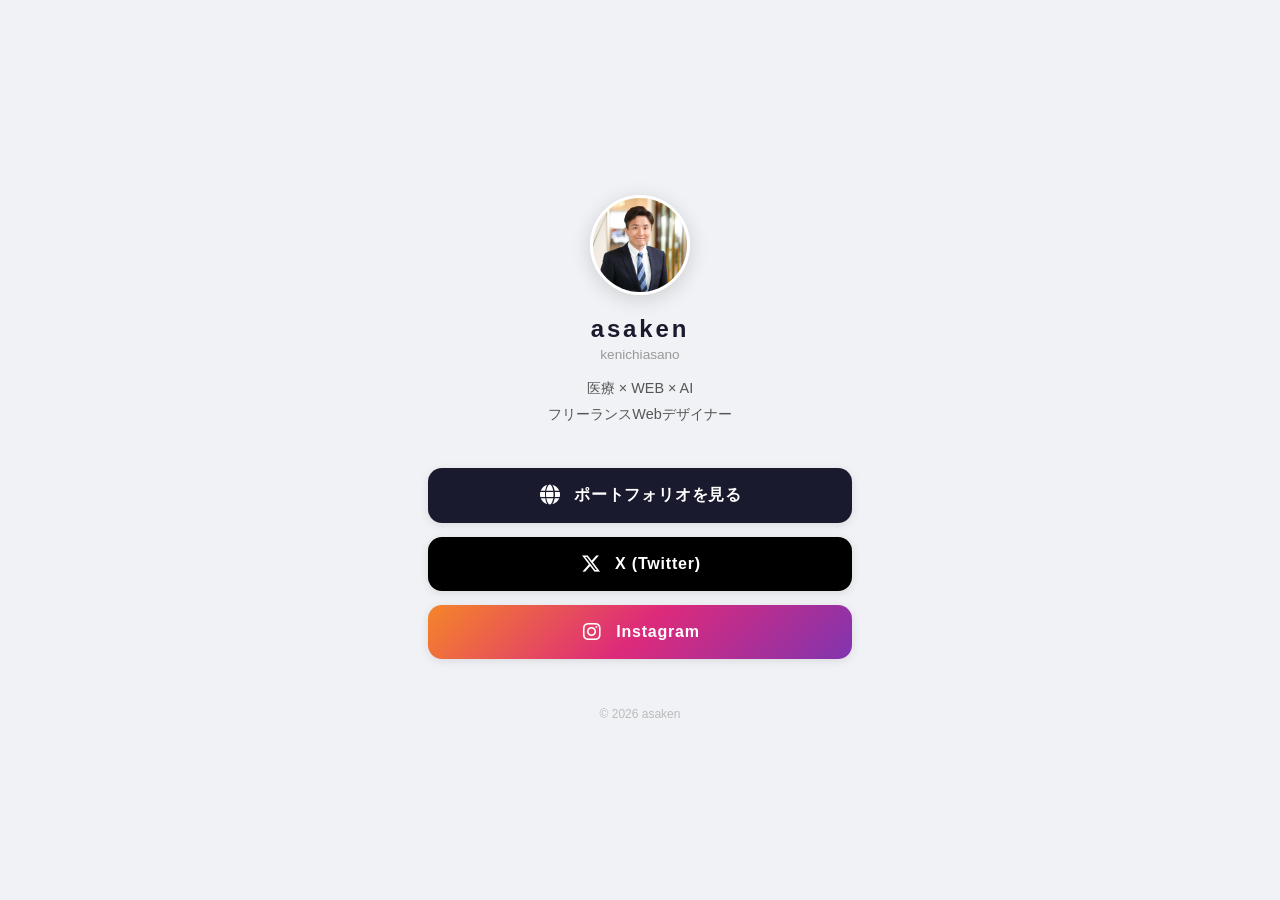
<file: linkinbio.html>
<!DOCTYPE html>
<html lang="ja">
<head>
  <meta charset="UTF-8">
  <meta name="viewport" content="width=device-width, initial-scale=1.0">
  <title>asaken | リンク集</title>
  <link rel="stylesheet" href="linkinbio.css">
  <link rel="stylesheet" href="https://cdnjs.cloudflare.com/ajax/libs/font-awesome/6.5.0/css/all.min.css">
</head>
<body>
  <div class="container">
    <div class="profile">
      <img src="photo.jpg" alt="asaken" class="avatar">
      <h1 class="name">asaken</h1>
      <p class="handle">kenichiasano</p>
      <p class="bio">医療 × WEB × AI<br>フリーランスWebデザイナー</p>
    </div>

    <div class="links">
      <a href="index.html" class="link-btn portfolio">
        <i class="fas fa-globe"></i>
        <span>ポートフォリオを見る</span>
      </a>
      <a href="https://x.com/ninjacode482651" target="_blank" rel="noopener" class="link-btn twitter">
        <i class="fa-brands fa-x-twitter"></i>
        <span>X (Twitter)</span>
      </a>
      <a href="https://www.instagram.com/kenichi6479" target="_blank" rel="noopener" class="link-btn instagram">
        <i class="fa-brands fa-instagram"></i>
        <span>Instagram</span>
      </a>
    </div>

    <footer>
      <p>&copy; 2026 asaken</p>
    </footer>
  </div>
</body>
</html>
</file>
<file: style.css>
* {
  margin: 0;
  padding: 0;
  box-sizing: border-box;
}

html {
  scroll-behavior: smooth;
}

body {
  font-family: 'Hiragino Sans', 'Meiryo', sans-serif;
  color: #333;
  line-height: 1.9;
}

/* ===== ナビゲーション ===== */
#header {
  position: fixed;
  top: 0;
  width: 100%;
  background: rgba(255, 255, 255, 0.97);
  box-shadow: 0 2px 12px rgba(0,0,0,0.08);
  z-index: 1000;
}

nav {
  max-width: 1100px;
  margin: 0 auto;
  padding: 18px 32px;
  display: flex;
  justify-content: space-between;
  align-items: center;
}

.logo {
  font-size: 1.5rem;
  font-weight: bold;
  letter-spacing: 0.1em;
  color: #1a1a2e;
}

.nav-links {
  list-style: none;
  display: flex;
  gap: 28px;
}

.nav-links a {
  text-decoration: none;
  color: #444;
  font-size: 0.9rem;
  letter-spacing: 0.05em;
  transition: color 0.2s;
}

.nav-links a:hover {
  color: #2563eb;
}

/* ===== ヒーロー ===== */
.hero {
  min-height: 100vh;
  background: linear-gradient(rgba(0,0,0,0.55), rgba(0,0,0,0.55)),
              url('https://images.unsplash.com/photo-1499951360447-b19be8fe80f5?w=1600') center/cover no-repeat;
  display: flex;
  align-items: center;
  justify-content: flex-start;
  padding: 0 80px;
}

.hero-content {
  color: #fff;
}

.hero-sub {
  font-size: 1rem;
  letter-spacing: 0.2em;
  opacity: 0.7;
  margin-top: -12px;
  margin-bottom: 20px;
}

.hero-content h1 {
  font-size: 4rem;
  font-weight: bold;
  letter-spacing: 0.15em;
  margin-bottom: 20px;
}

.hero-content p {
  font-size: 1.15rem;
  line-height: 2;
  margin-bottom: 40px;
  opacity: 0.92;
}

.btn-hero {
  display: inline-block;
  border: 2px solid #fff;
  color: #fff;
  padding: 14px 40px;
  text-decoration: none;
  letter-spacing: 0.1em;
  font-size: 0.95rem;
  transition: all 0.3s;
}

.btn-hero:hover {
  background: #fff;
  color: #333;
}

/* ===== セクション共通 ===== */
.section {
  padding: 100px 24px;
}

.gray {
  background: #f7f9fc;
}

.container {
  max-width: 1000px;
  margin: 0 auto;
}

.text-center {
  text-align: center;
}

.section-title {
  font-size: 2rem;
  letter-spacing: 0.2em;
  text-align: center;
  margin-bottom: 60px;
  color: #1a1a2e;
  position: relative;
}

.section-title::after {
  content: '';
  display: block;
  width: 50px;
  height: 3px;
  background: #2563eb;
  margin: 16px auto 0;
}

.section-lead {
  max-width: 760px;
  margin: -36px auto 48px;
  text-align: center;
  font-size: 0.95rem;
  color: #666;
}

/* ===== 自己紹介 ===== */
.about-inner {
  display: flex;
  align-items: center;
  gap: 60px;
}

.about-photo {
  flex-shrink: 0;
}

.photo-circle {
  width: 260px;
  height: 260px;
  border-radius: 50%;
  object-fit: cover;
  object-position: center top;
  box-shadow: 0 8px 32px rgba(0,0,0,0.15);
}

.about-text p {
  margin-bottom: 16px;
  font-size: 1rem;
  color: #444;
}

/* ===== スキル ===== */
.skill-grid {
  display: grid;
  grid-template-columns: repeat(2, 1fr);
  gap: 24px;
}

.skill-item {
  background: #fff;
  padding: 28px;
  border-radius: 8px;
  border-left: 3px solid #2563eb;
  box-shadow: 0 4px 20px rgba(0,0,0,0.05);
}

.skill-head {
  display: flex;
  align-items: center;
  justify-content: space-between;
  gap: 12px;
  margin-bottom: 12px;
}

.skill-head h3 {
  font-size: 1.05rem;
  color: #1a1a2e;
  line-height: 1.5;
}

.skill-level {
  flex-shrink: 0;
  font-size: 0.72rem;
  letter-spacing: 0.02em;
  padding: 4px 12px;
  border-radius: 999px;
  white-space: nowrap;
}

.level-work {
  background: #e8f0fe;
  color: #1d4ed8;
}

.level-personal {
  background: #f1f3f7;
  color: #5b6472;
}

.level-learning {
  background: #fdf3e7;
  color: #a1620c;
}

.skill-item p {
  font-size: 0.9rem;
  color: #555;
}

/* ===== サービス ===== */
.service-grid {
  display: grid;
  grid-template-columns: repeat(2, 1fr);
  gap: 28px;
}

.service-card {
  background: #fff;
  border-radius: 8px;
  overflow: hidden;
  box-shadow: 0 4px 20px rgba(0,0,0,0.06);
  display: flex;
  flex-direction: column;
}

.service-img {
  height: 180px;
  background: #dde3ed;
  overflow: hidden;
}

.service-img img {
  width: 100%;
  height: 100%;
  object-fit: cover;
  object-position: top;
}

.service-body {
  padding: 28px;
  display: flex;
  flex-direction: column;
  flex-grow: 1;
}

.service-card h3 {
  font-size: 1.15rem;
  margin-bottom: 10px;
  color: #1a1a2e;
}

.service-lead-text {
  font-size: 0.9rem;
  color: #666;
  margin-bottom: 18px;
}

.service-list {
  list-style: none;
  margin-bottom: 20px;
}

.service-list li {
  position: relative;
  padding-left: 22px;
  font-size: 0.9rem;
  color: #444;
  line-height: 1.8;
}

.service-list li::before {
  content: '';
  position: absolute;
  left: 4px;
  top: 0.75em;
  width: 8px;
  height: 8px;
  border-radius: 50%;
  background: #2563eb;
  opacity: 0.5;
}

.service-scope {
  margin-top: auto;
  padding-top: 16px;
  border-top: 1px solid #eef1f6;
  font-size: 0.85rem;
  color: #666;
}

.service-scope span {
  display: inline-block;
  background: #eef2fb;
  color: #2563eb;
  font-size: 0.75rem;
  padding: 2px 10px;
  border-radius: 3px;
  margin-right: 8px;
}

/* ===== 制作実績 ===== */
.works-grid {
  display: grid;
  grid-template-columns: repeat(3, 1fr);
  gap: 28px;
  align-items: start;
}

.work-card {
  border-radius: 8px;
  overflow: hidden;
  box-shadow: 0 4px 20px rgba(0,0,0,0.08);
  background: #fff;
  display: flex;
  flex-direction: column;
}

.work-img {
  height: 200px;
  flex-shrink: 0;
  background: #dde3ed;
  overflow: hidden;
}

.work-img img {
  width: 100%;
  height: 100%;
  object-fit: cover;
  object-position: top;
  transition: transform 0.4s ease;
}

.work-card:hover .work-img img {
  transform: scale(1.04);
}

.work-img-emoji {
  display: flex;
  align-items: center;
  justify-content: center;
}

.work-info {
  padding: 20px;
  display: flex;
  flex-direction: column;
  flex-grow: 1;
}

.work-tag {
  align-self: flex-start;
  background: #eef2fb;
  color: #2563eb;
  font-size: 0.72rem;
  padding: 3px 10px;
  border-radius: 3px;
  margin-bottom: 10px;
}

.work-info h3 {
  font-size: 1rem;
  margin-bottom: 6px;
  color: #1a1a2e;
}

.work-meta {
  font-size: 0.85rem;
  color: #888;
  margin-bottom: 16px;
}

.work-toggle {
  margin-top: auto;
  align-self: flex-start;
  background: none;
  border: 1px solid #cfd8e6;
  border-radius: 4px;
  color: #2563eb;
  font-family: inherit;
  font-size: 0.85rem;
  padding: 7px 16px;
  cursor: pointer;
  transition: background 0.2s, border-color 0.2s;
}

.work-toggle:hover {
  background: #f2f6fd;
  border-color: #2563eb;
}

.work-toggle::after {
  content: '▼';
  font-size: 0.6rem;
  margin-left: 8px;
  display: inline-block;
  transition: transform 0.2s;
}

.work-toggle[aria-expanded="true"]::after {
  transform: rotate(180deg);
}

.work-detail {
  margin-top: 18px;
  padding-top: 16px;
  border-top: 1px solid #eef1f6;
}

.work-detail dt {
  font-size: 0.78rem;
  font-weight: bold;
  color: #2563eb;
  letter-spacing: 0.04em;
  margin-bottom: 4px;
}

.work-detail dd {
  font-size: 0.88rem;
  color: #555;
  margin-bottom: 14px;
  line-height: 1.8;
}

.work-detail dd:last-child {
  margin-bottom: 0;
}

/* ===== 制作の流れ ===== */
.flow-list {
  display: flex;
  flex-direction: column;
  gap: 32px;
}

.flow-item {
  display: flex;
  align-items: flex-start;
  gap: 32px;
  background: #fff;
  padding: 32px 40px;
  border-radius: 8px;
  box-shadow: 0 2px 12px rgba(0,0,0,0.05);
}

.flow-num {
  font-size: 2.5rem;
  font-weight: bold;
  color: #2563eb;
  opacity: 0.3;
  line-height: 1;
  flex-shrink: 0;
}

.flow-text h3 {
  font-size: 1.1rem;
  margin-bottom: 8px;
  color: #1a1a2e;
}

.flow-text p {
  font-size: 0.95rem;
  color: #666;
}

/* ===== お問い合わせ ===== */
.contact-lead {
  font-size: 1rem;
  color: #666;
  margin-bottom: 40px;
}

.contact-form {
  max-width: 720px;
  margin: 0 auto;
  background: #fff;
  border-radius: 8px;
  overflow: hidden;
  box-shadow: 0 4px 20px rgba(0,0,0,0.06);
}

.contact-form iframe {
  display: block;
  width: 100%;
  height: 1180px;
  border: 0;
}

.contact-mail {
  margin-top: 28px;
  font-size: 0.9rem;
  color: #666;
}

.contact-mail a {
  color: #2563eb;
}

.btn-contact {
  display: inline-block;
  background: #2563eb;
  color: #fff;
  padding: 16px 56px;
  text-decoration: none;
  border-radius: 4px;
  letter-spacing: 0.1em;
  font-size: 1rem;
  transition: background 0.3s;
}

.btn-contact:hover {
  background: #1d4ed8;
}

/* ===== フッター ===== */
/* ===== BGMボタン ===== */
.bgm-toggle {
  position: fixed;
  right: 20px;
  bottom: 20px;
  z-index: 900;
  display: inline-flex;
  align-items: center;
  gap: 8px;
  padding: 10px 16px;
  border: 1px solid #2563eb;
  border-radius: 999px;
  background: rgba(255, 255, 255, 0.95);
  color: #2563eb;
  font-family: inherit;
  font-size: 0.85rem;
  font-weight: bold;
  cursor: pointer;
  box-shadow: 0 4px 14px rgba(0,0,0,0.12);
  transition: background 0.2s, color 0.2s;
}

.bgm-toggle:hover,
.bgm-toggle.playing {
  background: #2563eb;
  color: #fff;
}

.bgm-icon {
  font-size: 1rem;
  line-height: 1;
}

.bgm-toggle.playing .bgm-icon {
  animation: bgm-bounce 0.8s ease-in-out infinite alternate;
}

@keyframes bgm-bounce {
  from { transform: translateY(0); }
  to   { transform: translateY(-3px); }
}

@media (max-width: 768px) {
  .bgm-toggle {
    right: 14px;
    bottom: 14px;
    padding: 12px 16px;
  }
}

footer {
  background: #1a1a2e;
  color: #888;
  text-align: center;
  padding: 28px;
  font-size: 0.85rem;
}

/* ===== ハンバーガーボタン（PC では非表示） ===== */
.nav-toggle {
  display: none;
  flex-direction: column;
  justify-content: center;
  gap: 5px;
  background: none;
  border: none;
  cursor: pointer;
  padding: 6px;
}

.nav-toggle span {
  display: block;
  width: 24px;
  height: 2px;
  background: #333;
  border-radius: 2px;
  transition: all 0.3s;
}

.nav-toggle.active span:nth-child(1) {
  transform: translateY(7px) rotate(45deg);
}
.nav-toggle.active span:nth-child(2) {
  opacity: 0;
}
.nav-toggle.active span:nth-child(3) {
  transform: translateY(-7px) rotate(-45deg);
}

/* ===== レスポンシブ（768px以下） ===== */
/* ===== 医療機関の方へ ===== */
.hero-catch {
  font-size: 1.15rem;
  letter-spacing: 0.08em;
  font-weight: bold;
  margin-bottom: 14px;
}

.medical {
  background: linear-gradient(160deg, #eef4ff 0%, #f7fbff 60%, #ffffff 100%);
  border-top: 1px solid #e3ebf8;
  border-bottom: 1px solid #e3ebf8;
}

.medical-inner {
  display: grid;
  grid-template-columns: 1.1fr 0.9fr;
  gap: 48px;
  align-items: start;
}

.medical-text p {
  margin-bottom: 16px;
  font-size: 1rem;
  color: #444;
}

.medical-points {
  list-style: none;
  display: grid;
  gap: 16px;
}

.medical-points li {
  background: #fff;
  border-radius: 8px;
  border-left: 3px solid #2563eb;
  padding: 20px 22px;
  box-shadow: 0 4px 20px rgba(37,99,235,0.07);
}

.medical-points h3 {
  font-size: 1rem;
  color: #1a1a2e;
  margin-bottom: 6px;
}

.medical-points p {
  font-size: 0.88rem;
  color: #555;
}

.medical-note {
  margin-top: 36px;
  text-align: center;
  font-size: 0.92rem;
  color: #555;
}

.medical-cta {
  margin-top: 20px;
  text-align: center;
}

.btn-medical {
  display: inline-block;
  background: #2563eb;
  color: #fff;
  text-decoration: none;
  font-size: 0.95rem;
  letter-spacing: 0.05em;
  padding: 14px 36px;
  border-radius: 999px;
  transition: background 0.2s, transform 0.2s;
}

.btn-medical:hover {
  background: #1d4ed8;
  transform: translateY(-2px);
}

/* ===== 実績カードの追加要素 ===== */
.work-tag.tag-medical {
  background: #e6f6f2;
  color: #17796a;
  font-weight: bold;
}

.work-tag.tag-client {
  background: #fff3e0;
  color: #c2620a;
  font-weight: bold;
}

.work-links {
  margin-bottom: 14px;
}

.work-links a {
  font-size: 0.85rem;
  color: #2563eb;
  text-decoration: none;
  border-bottom: 1px solid rgba(37,99,235,0.4);
  padding-bottom: 1px;
}

.work-links a::after {
  content: "↗";
  font-size: 0.75rem;
  margin-left: 4px;
}

.work-links a:hover {
  border-bottom-color: #2563eb;
}

/* ===== スキルのスライダー（スマートフォンのみ有効） ===== */
.skill-dots,
.skill-swipe-hint {
  display: none;
}

@media (max-width: 768px) {

  /* ナビゲーション */
  nav {
    padding: 14px 20px;
    position: relative;
  }

  .nav-toggle {
    display: flex;
  }

  .nav-links {
    display: none;
    position: absolute;
    top: 100%;
    left: 0;
    width: 100%;
    flex-direction: column;
    gap: 0;
    background: rgba(255, 255, 255, 0.98);
    box-shadow: 0 4px 16px rgba(0, 0, 0, 0.1);
    padding: 8px 0;
    z-index: 999;
  }

  .nav-links.open {
    display: flex;
  }

  .nav-links li {
    width: 100%;
  }

  .nav-links a {
    display: block;
    padding: 13px 28px;
    font-size: 0.95rem;
    border-bottom: 1px solid #f0f0f0;
  }

  /* ヒーロー */
  .hero {
    padding: 0 28px;
    justify-content: center;
    text-align: center;
  }

  .hero-content h1 {
    font-size: 2.6rem;
  }

  .hero-content p {
    font-size: 1rem;
  }

  /* セクション共通 */
  .section {
    padding: 64px 20px;
  }

  .section-title {
    font-size: 1.5rem;
    margin-bottom: 40px;
  }

  .section-lead {
    margin: -24px auto 32px;
    text-align: left;
    font-size: 0.9rem;
  }

  /* 自己紹介 */
  .about-inner {
    flex-direction: column;
    align-items: center;
    gap: 28px;
    text-align: center;
  }

  .photo-circle {
    width: 180px;
    height: 180px;
  }

  /* 医療機関の方へ */
  .medical-inner {
    grid-template-columns: 1fr;
    gap: 28px;
  }

  .medical-text p {
    font-size: 0.95rem;
  }

  .medical-note {
    text-align: left;
    font-size: 0.88rem;
  }

  .btn-medical {
    display: block;
    padding: 15px 20px;
    text-align: center;
  }

  /* スキル（横スワイプのスライダー） */
  .skill-grid {
    display: flex;
    grid-template-columns: none;
    gap: 14px;
    overflow-x: auto;
    scroll-snap-type: x mandatory;
    -webkit-overflow-scrolling: touch;
    scrollbar-width: none;
    margin: 0 -20px;
    padding: 4px 20px 8px;
    scroll-padding-left: 20px;
  }

  .skill-grid::-webkit-scrollbar {
    display: none;
  }

  .skill-item {
    flex: 0 0 84%;
    scroll-snap-align: start;
    padding: 24px 20px;
  }

  .skill-head {
    flex-direction: column;
    align-items: flex-start;
    gap: 8px;
  }

  .skill-dots {
    display: flex;
    justify-content: center;
    gap: 4px;
    margin-top: 14px;
  }

  .skill-dot {
    position: relative;
    width: 22px;
    height: 22px;
    padding: 0;
    border: none;
    background: none;
    cursor: pointer;
  }

  .skill-dot::before {
    content: '';
    position: absolute;
    inset: 7px;
    border-radius: 50%;
    background: #cfd8e6;
    transition: background 0.2s, inset 0.2s;
  }

  .skill-dot.active::before {
    inset: 5px;
    background: #2563eb;
  }

  .skill-swipe-hint {
    display: block;
    text-align: center;
    font-size: 0.78rem;
    color: #8894a5;
    margin-top: 8px;
  }

  /* 実績カード */
  .work-links a {
    font-size: 0.88rem;
  }

  /* サービス */
  .service-grid {
    grid-template-columns: 1fr;
    gap: 20px;
  }

  .service-img {
    height: 150px;
  }

  .service-body {
    padding: 22px 20px;
  }

  /* 制作実績 */
  .works-grid {
    grid-template-columns: 1fr;
    gap: 20px;
  }

  /* 制作の流れ */
  .flow-item {
    flex-direction: column;
    padding: 24px 20px;
    gap: 12px;
  }

  .flow-num {
    font-size: 2rem;
  }

  /* お問い合わせ */
  .contact-form iframe {
    height: 1290px;
  }

  .btn-contact {
    padding: 14px 36px;
    font-size: 0.95rem;
  }
}

/* 見出しの不自然な改行を防ぐ（語句のまとまりで折り返す） */
.nobreak {
  display: inline-block;
}

/* 制作実績の動画（縦型リール） */
.work-video {
  display: block;
  width: 100%;
  max-width: 240px;
  aspect-ratio: 9 / 16;
  margin: 4px auto 0;
  border-radius: 8px;
  background: #000;
}

/* ===== 姫辯学園バナー(ヒーロー直下) ===== */
.kiben-banner {
  display: flex;
  align-items: center;
  gap: 24px;
  padding: 28px max(24px, calc((100% - 1000px) / 2));
  color: #fff;
  text-decoration: none;
  background: linear-gradient(120deg, #2b0e46 0%, #5b2a86 60%, #c8102e 100%);
  border-bottom: 4px solid #c8102e;
  transition: filter 0.3s;
}
.kiben-banner:hover { filter: brightness(1.12); }
.kiben-banner-emblem { flex: 0 0 72px; }
.kiben-banner-emblem svg { display: block; }
.kiben-banner-text { flex: 1; display: flex; flex-direction: column; gap: 4px; }
.kiben-banner-tag {
  align-self: flex-start;
  padding: 0 10px;
  font-size: 0.75rem;
  letter-spacing: 0.1em;
  border: 1px solid rgba(255, 255, 255, 0.7);
}
.kiben-banner-title {
  font-family: "Hiragino Mincho ProN", "Yu Mincho", serif;
  font-size: 1.5rem;
  font-weight: bold;
  letter-spacing: 0.1em;
}
.kiben-banner-lead { font-size: 0.9rem; opacity: 0.88; }
.kiben-banner-today { display: block; margin-top: 0.45rem; padding: 0.35rem 0.6rem; border-radius: 6px; background: rgba(255,255,255,0.14); font-size: 0.85rem; font-weight: 700; line-height: 1.5; }
.kiben-banner-more {
  flex: 0 0 auto;
  padding: 12px 24px;
  border: 2px solid #fff;
  font-size: 0.9rem;
  letter-spacing: 0.1em;
  white-space: nowrap;
}
.kiben-banner:hover .kiben-banner-more { background: #fff; color: #5b2a86; }
@media (max-width: 768px) {
  .kiben-banner { flex-direction: column; text-align: center; gap: 14px; padding: 28px 20px; }
  .kiben-banner-tag { align-self: center; }
  .kiben-banner-title { font-size: 1.25rem; }
  .kiben-banner-more { width: 100%; }
}

/* 今日のおすすめ(毎日 朝・昼に自動で切り替わる) */
.service-today { margin: 0 auto 2rem; max-width: 760px; padding: 1rem 1.25rem; border-left: 4px solid #2563eb; border-radius: 8px; background: #f3f6fd; box-shadow: 0 2px 10px rgba(0,0,0,0.05); }
.service-today-label { margin: 0 0 0.4rem; font-weight: 700; font-size: 0.9rem; color: #2563eb; }
.service-today-label span { font-weight: 400; color: #888; font-size: 0.8rem; }
.service-today-text { margin: 0; white-space: pre-line; line-height: 1.8; }
</file>
<file: works/dental/style.css>
@charset "UTF-8";

:root {
  --main: #2f9e8f;
  --main-dark: #237a6e;
  --main-pale: #e4f2ef;
  --accent: #f4a340;
  --text: #2b3a3a;
  --text-sub: #5c6b6b;
  --line: #dfeae8;
  --bg-tint: #f4f9f8;
}

* { margin: 0; padding: 0; box-sizing: border-box; }

html { scroll-behavior: smooth; scroll-padding-top: 96px; }

body {
  font-family: "Hiragino Kaku Gothic ProN", "Hiragino Sans", "Yu Gothic", "Meiryo", sans-serif;
  color: var(--text);
  line-height: 1.9;
  font-size: 16px;
  background: #fff;
  -webkit-font-smoothing: antialiased;
}

img, svg { max-width: 100%; display: block; }
a { color: inherit; text-decoration: none; }
ul { list-style: none; }

.container { width: min(1080px, 100%); margin: 0 auto; padding: 0 24px; }
.container-narrow { width: min(800px, 100%); }

/* ===== 制作物であることの注記 ===== */
.demo-bar {
  background: #1f2d2d;
  color: #e8f2f0;
  font-size: 0.78rem;
  line-height: 1.7;
  text-align: center;
  padding: 8px 16px;
}
.demo-bar strong { color: #ffd9a0; }
.demo-bar a { text-decoration: underline; margin-left: 6px; }

/* ===== ヘッダー ===== */
.site-header {
  position: sticky;
  top: 0;
  z-index: 100;
  background: rgba(255,255,255,0.96);
  border-bottom: 1px solid var(--line);
  transition: box-shadow 0.3s;
}
.site-header.scrolled { box-shadow: 0 4px 20px rgba(0,0,0,0.06); }

.header-inner {
  width: min(1180px, 100%);
  margin: 0 auto;
  padding: 12px 24px;
  display: flex;
  align-items: center;
  justify-content: space-between;
  gap: 20px;
}

.brand { display: flex; align-items: center; gap: 10px; }
.brand-mark { color: var(--main); display: flex; }
.brand-text strong { display: block; font-size: 1.05rem; letter-spacing: 0.02em; line-height: 1.4; }
.brand-text small { display: block; font-size: 0.72rem; color: var(--text-sub); line-height: 1.4; }

.site-nav { display: flex; align-items: center; gap: 28px; }
.site-nav ul { display: flex; gap: 22px; }
.site-nav ul a {
  font-size: 0.9rem;
  padding: 6px 0;
  position: relative;
  transition: color 0.2s;
}
.site-nav ul a::after {
  content: "";
  position: absolute;
  left: 0; bottom: 0;
  width: 0; height: 2px;
  background: var(--main);
  transition: width 0.25s;
}
.site-nav ul a:hover { color: var(--main); }
.site-nav ul a:hover::after { width: 100%; }

.nav-cta { display: flex; align-items: center; gap: 12px; }
.btn-tel {
  font-size: 1.05rem;
  font-weight: 700;
  letter-spacing: 0.02em;
  color: var(--main-dark);
  line-height: 1.2;
}
.btn-tel span {
  display: block;
  font-size: 0.68rem;
  font-weight: 400;
  color: var(--text-sub);
  letter-spacing: 0.08em;
}
.btn-reserve {
  background: var(--accent);
  color: #fff;
  font-weight: 700;
  font-size: 0.9rem;
  padding: 12px 22px;
  border-radius: 999px;
  transition: opacity 0.2s, transform 0.2s;
}
.btn-reserve:hover { opacity: 0.88; transform: translateY(-1px); }

.nav-toggle {
  display: none;
  flex-direction: column;
  justify-content: center;
  gap: 5px;
  width: 44px; height: 44px;
  background: none;
  border: none;
  cursor: pointer;
}
.nav-toggle span {
  display: block;
  width: 24px; height: 2px;
  background: var(--text);
  margin: 0 auto;
  transition: transform 0.3s, opacity 0.3s;
}
.nav-toggle.active span:nth-child(1) { transform: translateY(7px) rotate(45deg); }
.nav-toggle.active span:nth-child(2) { opacity: 0; }
.nav-toggle.active span:nth-child(3) { transform: translateY(-7px) rotate(-45deg); }

/* ===== ヒーロー ===== */
.hero {
  display: grid;
  grid-template-columns: 1.1fr 0.9fr;
  align-items: center;
  gap: 40px;
  width: min(1180px, 100%);
  margin: 0 auto;
  padding: 72px 24px 88px;
}
.hero-eyebrow {
  display: inline-block;
  font-size: 0.8rem;
  letter-spacing: 0.1em;
  color: var(--main-dark);
  background: var(--main-pale);
  padding: 5px 14px;
  border-radius: 999px;
  margin-bottom: 20px;
}
.hero h1 {
  font-size: 2.2rem;
  line-height: 1.55;
  letter-spacing: 0;
  margin-bottom: 22px;
}
.hero-lead { color: var(--text-sub); margin-bottom: 30px; }

.hero-btns { display: flex; gap: 14px; flex-wrap: wrap; margin-bottom: 28px; }
.btn-primary {
  background: var(--main);
  color: #fff;
  font-weight: 700;
  padding: 15px 32px;
  border-radius: 999px;
  transition: background 0.2s, transform 0.2s;
}
.btn-primary:hover { background: var(--main-dark); transform: translateY(-2px); }
.btn-ghost {
  border: 1px solid var(--main);
  color: var(--main-dark);
  font-weight: 700;
  padding: 15px 30px;
  border-radius: 999px;
  transition: background 0.2s;
}
.btn-ghost:hover { background: var(--main-pale); }
.btn-outline {
  border: 2px solid #fff;
  color: #fff;
  font-weight: 700;
  padding: 14px 32px;
  border-radius: 999px;
  transition: background 0.2s, color 0.2s;
}
.btn-outline:hover { background: #fff; color: var(--main-dark); }
.btn-lg { font-size: 1.05rem; }

.hero-points { display: flex; flex-wrap: wrap; gap: 10px 22px; }
.hero-points li {
  font-size: 0.88rem;
  color: var(--text-sub);
  padding-left: 22px;
  position: relative;
}
.hero-points li::before {
  content: "";
  position: absolute;
  left: 0; top: 50%;
  width: 14px; height: 8px;
  border-left: 2px solid var(--main);
  border-bottom: 2px solid var(--main);
  transform: translateY(-70%) rotate(-45deg);
}

.hero-visual { position: relative; display: flex; justify-content: center; }
.hero-shape {
  position: absolute;
  inset: 6% 4%;
  background: linear-gradient(140deg, var(--main-pale), #fdf1e2);
  border-radius: 48% 52% 44% 56% / 52% 44% 56% 48%;
}
.hero-illust { position: relative; width: min(340px, 80%); }

/* ===== お知らせ ===== */
.news { background: var(--bg-tint); padding: 28px 0; }
.news-inner { display: flex; gap: 32px; align-items: flex-start; }
.news-inner h2 {
  font-size: 0.95rem;
  letter-spacing: 0.12em;
  color: var(--main-dark);
  padding-top: 4px;
  white-space: nowrap;
}
.news-inner ul { flex: 1; }
.news-inner li {
  display: flex;
  align-items: baseline;
  gap: 14px;
  font-size: 0.9rem;
  padding: 8px 0;
  border-bottom: 1px dashed var(--line);
}
.news-inner li:last-child { border-bottom: none; }
.news-inner time { color: var(--text-sub); font-size: 0.82rem; white-space: nowrap; }
.news-tag {
  background: #fff;
  border: 1px solid var(--line);
  color: var(--main-dark);
  font-size: 0.72rem;
  padding: 2px 10px;
  border-radius: 4px;
  white-space: nowrap;
}

/* ===== セクション共通 ===== */
.section { padding: 88px 0; }
.section-tint { background: var(--bg-tint); }
.section-eyebrow {
  text-align: center;
  font-size: 0.78rem;
  letter-spacing: 0.22em;
  color: var(--main);
  margin-bottom: 6px;
}
.section-title {
  text-align: center;
  font-size: 1.7rem;
  line-height: 1.5;
  margin-bottom: 44px;
}
.section-lead {
  text-align: center;
  color: var(--text-sub);
  font-size: 0.94rem;
  margin: -28px auto 44px;
  max-width: 720px;
}

/* ===== 3つの特徴 ===== */
.feature-grid { display: grid; grid-template-columns: repeat(3, 1fr); gap: 24px; }
.feature-card {
  background: #fff;
  border: 1px solid var(--line);
  border-radius: 14px;
  padding: 32px 26px;
  transition: transform 0.25s, box-shadow 0.25s;
}
.feature-card:hover { transform: translateY(-4px); box-shadow: 0 12px 28px rgba(47,158,143,0.12); }
.feature-icon {
  display: inline-flex;
  align-items: center;
  justify-content: center;
  width: 52px; height: 52px;
  border-radius: 50%;
  background: var(--main-pale);
  color: var(--main-dark);
  margin-bottom: 16px;
}
.feature-card h3 { font-size: 1.1rem; margin-bottom: 10px; }
.feature-card p { font-size: 0.9rem; color: var(--text-sub); }

/* ===== 診療案内 ===== */
.menu-grid { display: grid; grid-template-columns: repeat(3, 1fr); gap: 20px; }
.menu-card {
  background: #fff;
  border-radius: 12px;
  padding: 28px 24px;
  border-top: 3px solid var(--main);
  box-shadow: 0 4px 18px rgba(0,0,0,0.04);
}
.menu-card h3 { font-size: 1.05rem; margin-bottom: 10px; }
.menu-card p { font-size: 0.88rem; color: var(--text-sub); }

/* ===== 院長紹介 ===== */
.doctor-inner { display: grid; grid-template-columns: 300px 1fr; gap: 56px; align-items: center; }
.doctor-photo svg { width: 100%; border-radius: 50%; }
.doctor-text .section-eyebrow,
.doctor-text .section-title { text-align: left; }
.doctor-text .section-title { margin-bottom: 20px; }
.doctor-text p { margin-bottom: 16px; color: var(--text-sub); font-size: 0.95rem; }
.doctor-data { margin-top: 24px; border-top: 1px solid var(--line); }
.doctor-data > div {
  display: flex;
  gap: 18px;
  padding: 12px 0;
  border-bottom: 1px solid var(--line);
  font-size: 0.88rem;
}
.doctor-data dt { flex: 0 0 64px; color: var(--main-dark); font-weight: 700; }
.doctor-data dd { color: var(--text-sub); }

/* ===== 診療時間 ===== */
.table-scroll { overflow-x: auto; }
.schedule-table {
  width: 100%;
  min-width: 560px;
  border-collapse: collapse;
  background: #fff;
  border-radius: 12px;
  overflow: hidden;
  box-shadow: 0 4px 18px rgba(0,0,0,0.04);
}
.schedule-table th, .schedule-table td {
  border: 1px solid var(--line);
  padding: 14px 8px;
  text-align: center;
  font-size: 0.95rem;
}
.schedule-table thead th { background: var(--main); color: #fff; font-weight: 700; }
.schedule-table tbody th { background: var(--main-pale); font-weight: 700; white-space: nowrap; }
.schedule-table td { color: var(--main-dark); font-size: 1.05rem; }
.schedule-table .off { color: #b9c5c4; }
.schedule-table .mark { color: var(--accent); }
.schedule-note {
  margin-top: 18px;
  font-size: 0.85rem;
  color: var(--text-sub);
  text-align: center;
}

/* ===== FAQ ===== */
.faq-list { border-top: 1px solid var(--line); }
.faq-item { border-bottom: 1px solid var(--line); }
.faq-q {
  width: 100%;
  background: none;
  border: none;
  font: inherit;
  text-align: left;
  color: var(--text);
  padding: 20px 44px 20px 34px;
  position: relative;
  cursor: pointer;
  line-height: 1.7;
}
.faq-q::before {
  content: "Q";
  position: absolute;
  left: 0; top: 20px;
  color: var(--main);
  font-weight: 700;
}
.faq-q::after {
  content: "";
  position: absolute;
  right: 12px; top: 50%;
  width: 10px; height: 10px;
  border-right: 2px solid var(--main);
  border-bottom: 2px solid var(--main);
  transform: translateY(-70%) rotate(45deg);
  transition: transform 0.25s;
}
.faq-q[aria-expanded="true"]::after { transform: translateY(-20%) rotate(-135deg); }
.faq-a { padding: 0 12px 22px 34px; position: relative; }
.faq-a::before {
  content: "A";
  position: absolute;
  left: 0; top: 0;
  color: var(--accent);
  font-weight: 700;
}
.faq-a p { font-size: 0.92rem; color: var(--text-sub); }

/* ===== 予約 ===== */
.reserve {
  background: linear-gradient(135deg, var(--main), var(--main-dark));
  color: #fff;
  padding: 76px 0;
  text-align: center;
}
.reserve h2 { font-size: 1.6rem; margin-bottom: 14px; }
.reserve p { font-size: 0.95rem; opacity: 0.92; max-width: 620px; margin: 0 auto; }
.reserve-btns { display: flex; justify-content: center; gap: 16px; flex-wrap: wrap; margin: 30px 0 16px; }
.reserve .btn-primary { background: var(--accent); }
.reserve .btn-primary:hover { background: #e08f2c; }
.reserve-note { font-size: 0.85rem; opacity: 0.85; }

/* ===== アクセス ===== */
.access-inner { display: grid; grid-template-columns: 1fr 1fr; gap: 48px; align-items: center; }
.access-text .section-eyebrow,
.access-text .section-title { text-align: left; }
.access-text .section-title { margin-bottom: 24px; }
.access-data > div {
  display: flex;
  gap: 18px;
  padding: 14px 0;
  border-bottom: 1px solid var(--line);
  font-size: 0.92rem;
}
.access-data dt { flex: 0 0 52px; color: var(--main-dark); font-weight: 700; }
.access-data dd { color: var(--text-sub); }
.access-data a { color: var(--main-dark); font-weight: 700; }
.map-placeholder {
  background: var(--main-pale);
  border: 2px dashed #b9d8d2;
  border-radius: 14px;
  height: 300px;
  display: flex;
  flex-direction: column;
  align-items: center;
  justify-content: center;
  gap: 8px;
  color: var(--main-dark);
}
.map-placeholder span { font-size: 1.4rem; letter-spacing: 0.2em; font-weight: 700; }
.map-placeholder p { font-size: 0.82rem; color: var(--text-sub); }

/* ===== フッター ===== */
.site-footer { background: #23403c; color: #d8e6e3; padding: 52px 0 28px; }
.footer-inner { display: flex; justify-content: space-between; gap: 32px; flex-wrap: wrap; }
.footer-brand { font-size: 1.1rem; color: #fff; margin-bottom: 10px; }
.footer-inner p { font-size: 0.86rem; line-height: 1.9; }
.footer-nav { display: grid; grid-template-columns: repeat(2, auto); gap: 6px 32px; font-size: 0.88rem; }
.footer-nav a:hover { color: #fff; text-decoration: underline; }
.footer-note {
  margin-top: 36px;
  padding-top: 20px;
  border-top: 1px solid rgba(255,255,255,0.15);
  font-size: 0.75rem;
  line-height: 1.8;
  text-align: center;
  color: #a9c0bc;
}
.footer-note a { text-decoration: underline; }

/* ===== タブレット ===== */
@media (max-width: 960px) {
  .hero { grid-template-columns: 1fr; padding-bottom: 64px; }
  .hero-visual { order: -1; }
  .hero-illust { width: min(240px, 60%); }
  .hero h1 { font-size: 2.05rem; }
  .feature-grid, .menu-grid { grid-template-columns: repeat(2, 1fr); }
  .doctor-inner { grid-template-columns: 1fr; gap: 32px; justify-items: center; text-align: center; }
  .doctor-photo { width: 200px; }
  .doctor-text .section-eyebrow, .doctor-text .section-title { text-align: center; }
  .doctor-data > div { text-align: left; }
  .access-inner { grid-template-columns: 1fr; gap: 32px; }
  .access-text .section-eyebrow, .access-text .section-title { text-align: center; }
}

/* ===== スマートフォン ===== */
@media (max-width: 768px) {
  html { scroll-padding-top: 76px; }
  body { font-size: 15px; }

  .nav-toggle { display: flex; }
  .header-inner { padding: 10px 16px; }
  .brand-text strong { font-size: 0.95rem; }

  .site-nav {
    display: none;
    position: absolute;
    top: 100%;
    left: 0;
    width: 100%;
    flex-direction: column;
    align-items: stretch;
    gap: 0;
    background: rgba(255,255,255,0.98);
    box-shadow: 0 8px 20px rgba(0,0,0,0.1);
    padding: 8px 0 18px;
  }
  .site-nav.open { display: flex; }
  .site-nav ul { flex-direction: column; gap: 0; }
  .site-nav ul a { display: block; padding: 13px 22px; border-bottom: 1px solid #f0f4f3; }
  .site-nav ul a::after { display: none; }
  .nav-cta { flex-direction: column; align-items: stretch; gap: 10px; padding: 16px 22px 0; }
  .btn-tel { text-align: center; }
  .btn-reserve { text-align: center; padding: 14px; }

  .hero { padding: 40px 20px 56px; gap: 28px; text-align: center; }
  .hero h1 { font-size: 1.65rem; }
  .hero-lead { font-size: 0.92rem; }
  .hero-btns { justify-content: center; }
  .hero-btns a { flex: 1 1 100%; text-align: center; }
  .hero-points { justify-content: center; gap: 8px 16px; }

  .news { padding: 22px 0; }
  .news-inner { flex-direction: column; gap: 10px; }
  .news-inner li { flex-wrap: wrap; gap: 8px; }

  .section { padding: 60px 0; }
  .section-title { font-size: 1.35rem; margin-bottom: 32px; }
  .section-lead { margin: -20px auto 32px; font-size: 0.88rem; text-align: left; }

  .feature-grid, .menu-grid { grid-template-columns: 1fr; gap: 16px; }
  .feature-card { padding: 26px 22px; }

  .schedule-note { text-align: left; }
  .reserve { padding: 56px 0; }
  .reserve h2 { font-size: 1.35rem; }
  .reserve-btns a { flex: 1 1 100%; text-align: center; }

  .footer-inner { flex-direction: column; gap: 24px; }
  .footer-nav { grid-template-columns: repeat(2, 1fr); }
}
</file>
<file: works/kiben/style.css>
:root {
  --purple: #5b2a86;
  --purple-light: #f2ecf8;
  --red: #c8102e;
  --ink: #2b2530;
  --muted: #6d6575;
  --paper: #fbf8f1;
  --line: #ddd5e6;
  --white: #fff;
}

* { box-sizing: border-box; }

body {
  margin: 0;
  font-family: "Hiragino Kaku Gothic ProN", "Yu Gothic", "Meiryo", sans-serif;
  color: var(--ink);
  background: var(--white);
  line-height: 1.8;
}

.demo-bar {
  margin: 0;
  padding: 10px 16px;
  font-size: 13px;
  text-align: center;
  background: var(--purple);
  color: var(--white);
}
.demo-bar a { color: #ffd9e0; margin-left: 8px; }

/* ---------- ヘッダー(ポートフォリオのトップと同じ見せ方) ---------- */
/* 背景写真を入れるときは、下の --hero-img を url("hero.jpg") に変えるだけでよい */
.hero {
  --hero-img: none;
  position: relative;
  overflow: hidden;
  min-height: 88vh;
  display: flex;
  align-items: center;
  padding: 64px 80px;
  color: var(--white);
  background:
    linear-gradient(120deg, rgba(43, 14, 70, .88) 0%, rgba(91, 42, 134, .72) 55%, rgba(200, 16, 46, .55) 100%),
    var(--hero-img) center / cover no-repeat,
    radial-gradient(ellipse at 80% 30%, #7b4bb0 0%, #3d1a5e 60%, #24103a 100%);
  border-bottom: 6px solid var(--red);
}
.hero-emblem {
  position: absolute;
  right: -6vw;
  top: 50%;
  width: min(62vw, 620px);
  transform: translateY(-50%);
  opacity: .16;
  pointer-events: none;
}
.hero-emblem svg { display: block; width: 100%; height: auto; }
.hero-content { position: relative; max-width: 720px; }
.hero-en {
  margin: 0 0 10px;
  font-size: 12px;
  letter-spacing: .3em;
  opacity: .75;
}
.hero h1 {
  margin: 0 0 14px;
  font-family: "Hiragino Mincho ProN", "Yu Mincho", serif;
  font-size: clamp(40px, 7vw, 72px);
  font-weight: bold;
  line-height: 1.25;
  letter-spacing: .12em;
  text-shadow: 0 4px 18px rgba(0, 0, 0, .35);
}
.hero-sub { margin: 0 0 28px; font-size: 15px; letter-spacing: .15em; opacity: .85; }
.hero-catch {
  display: inline-block;
  margin: 0 0 14px;
  padding: 2px 14px;
  font-size: 18px;
  font-weight: bold;
  letter-spacing: .08em;
  background: var(--red);
}
.hero-lead { margin: 0 0 36px; font-size: 16px; line-height: 2; opacity: .92; }
.hero-buttons { display: flex; flex-wrap: wrap; gap: 14px; }
.btn-hero {
  display: inline-block;
  padding: 14px 36px;
  border: 2px solid var(--white);
  color: var(--white);
  text-decoration: none;
  letter-spacing: .1em;
  font-size: 15px;
  transition: background .3s, color .3s;
}
.btn-hero:hover { background: var(--white); color: var(--purple); }
.btn-hero-sub { border-color: rgba(255, 255, 255, .55); }
.sp { display: none; }
#kouka { scroll-margin-top: 16px; }

main { max-width: 860px; margin: 0 auto; padding: 32px 16px 16px; }

/* ---------- パネル ---------- */
.panel {
  margin-bottom: 28px;
  padding: 24px;
  border: 1px solid var(--line);
  border-radius: 14px;
  background: var(--white);
}
.panel h2 {
  margin: 0 0 16px;
  padding-left: 12px;
  border-left: 6px solid var(--red);
  font-size: 20px;
}
.panel h3 { margin: 20px 0 8px; font-size: 16px; color: var(--purple); }
.note { margin: -8px 0 12px; color: var(--muted); font-size: 14px; }

.controls { display: grid; gap: 14px; }
.field { display: grid; gap: 6px; font-weight: bold; font-size: 14px; }
select {
  font: inherit;
  padding: 10px 12px;
  border: 2px solid var(--line);
  border-radius: 10px;
  background: var(--white);
}
select:focus { outline: none; border-color: var(--purple); }
.check { font-size: 14px; display: flex; align-items: center; gap: 8px; }
.check input { width: 18px; height: 18px; accent-color: var(--red); }

.buttons { display: flex; flex-wrap: wrap; gap: 10px; }
.btn {
  font: inherit;
  font-weight: bold;
  padding: 12px 22px;
  border-radius: 999px;
  cursor: pointer;
  border: 2px solid var(--red);
  transition: transform .15s, box-shadow .15s;
}
.btn:hover { transform: translateY(-2px); box-shadow: 0 6px 14px rgba(200, 16, 46, .2); }
.btn-main { background: var(--red); color: var(--white); }
.btn-sub { background: var(--white); color: var(--red); }

/* ---------- 新聞 ---------- */
.paper {
  margin-bottom: 28px;
  padding: 24px;
  background: var(--paper);
  border: 1px solid #e3dccb;
  border-radius: 6px;
  box-shadow: 0 8px 24px rgba(43, 37, 48, .08);
  scroll-margin-top: 16px;
}
.paper-name {
  margin: 0 0 12px;
  padding-bottom: 6px;
  font-family: "Hiragino Mincho ProN", "Yu Mincho", serif;
  font-size: 22px;
  font-weight: bold;
  color: var(--red);
  border-bottom: 3px double var(--ink);
}
.paper-headline {
  margin: 8px 0 4px;
  font-family: "Hiragino Mincho ProN", "Yu Mincho", serif;
  font-size: clamp(22px, 4.2vw, 30px);
  line-height: 1.4;
}
.paper.is-win .paper-headline { color: var(--red); }
.paper-stage { margin: 0 0 12px; color: var(--muted); font-size: 14px; }

.scoreboard-wrap { overflow-x: auto; margin-bottom: 16px; }
.scoreboard {
  border-collapse: collapse;
  min-width: 100%;
  font-variant-numeric: tabular-nums;
  background: #1f3b2c;
  color: #f5f1dc;
  font-size: 15px;
}
.scoreboard th, .scoreboard td {
  padding: 6px 8px;
  text-align: center;
  border: 1px solid #36573f;
  white-space: nowrap;
}
.scoreboard tbody th { text-align: left; }
.scoreboard .total { color: #ffd84d; font-weight: bold; }
.scoreboard tr.is-kiben th { color: #ffb3c0; }

.paper-body p { margin: 0 0 12px; text-indent: 1em; }
.paper-comments { margin: 0; padding: 12px 0 0; list-style: none; border-top: 1px dashed #c9bfa8; }
.paper-comments li::before { content: "■"; color: var(--red); margin-right: 4px; }

.t-title { margin: 0 0 8px; font-size: 18px; color: var(--purple); }
.t-list { margin: 0 0 8px; padding: 0; list-style: none; }
.t-list li { padding: 4px 0; border-bottom: 1px dotted #d8cfba; }
.t-list .mark { display: inline-block; width: 1.6em; font-weight: bold; }
.t-list .win .mark { color: var(--red); }
.t-list small { color: var(--muted); }
.champ {
  margin: 12px 0;
  padding: 12px 14px;
  background: var(--purple);
  color: var(--white);
  border-radius: 8px;
  font-weight: bold;
}
.t-end { color: var(--muted); }
.t-note { margin: 20px 0 0; color: var(--muted); font-size: 13px; }

/* ---------- 毎朝の自動試合 ---------- */
.daily .paper-name { display: flex; flex-wrap: wrap; align-items: center; gap: 8px 12px; }
.daily-badge {
  padding: 2px 10px;
  font-family: "Hiragino Kaku Gothic ProN", "Yu Gothic", "Meiryo", sans-serif;
  font-size: 12px;
  font-weight: bold;
  color: var(--white);
  background: var(--purple);
  border-radius: 999px;
}
.daily-lead { margin: 0 0 12px; font-size: 14px; color: var(--muted); }
.daily-stats { display: flex; flex-wrap: wrap; gap: 6px 18px; margin-bottom: 12px; font-size: 14px; }
.daily-stats b { font-size: 18px; color: var(--red); margin: 0 2px; }
.daily-road {
  display: grid;
  grid-template-columns: repeat(8, minmax(0, 1fr));
  gap: 4px;
  margin: 0 0 16px;
  padding: 0;
  list-style: none;
  text-align: center;
  font-size: 11px;
  line-height: 1.4;
}
.daily-road li { padding: 6px 2px; border-radius: 6px; background: #efe9dc; color: var(--muted); }
.daily-road .road-mark { display: block; height: 1.4em; font-size: 15px; font-weight: bold; }
.daily-road .road-stage { display: block; }
.daily-road .road-opp { display: block; font-weight: bold; color: var(--ink); word-break: keep-all; }
.daily-road li.win { background: var(--red); color: #ffe3e8; }
.daily-road li.win .road-opp { color: var(--white); }
.daily-road li.lose { background: #3a3340; color: #cfc6d6; }
.daily-road li.lose .road-opp { color: var(--white); }
.daily-road li.next { outline: 2px dashed var(--purple); background: var(--purple-light); color: var(--purple); }
.daily-date { margin: 0; font-size: 13px; color: var(--muted); }
.daily-empty { margin: 8px 0 0; color: var(--muted); }
.daily-history { margin-top: 16px; }
.daily-history summary { cursor: pointer; color: var(--purple); font-weight: bold; }
.daily-history .t-list { max-height: 320px; overflow-y: auto; margin-top: 8px; font-size: 14px; }
@media (max-width: 560px) {
  .daily-road { grid-template-columns: repeat(4, minmax(0, 1fr)); }
}

/* ---------- 選手 ---------- */
.roster { width: 100%; border-collapse: collapse; font-size: 15px; }
.roster th, .roster td { padding: 8px; border-bottom: 1px solid var(--line); text-align: left; }
.roster thead th { background: var(--purple-light); color: var(--purple); }
.cap {
  margin-left: 6px;
  padding: 0 8px;
  font-size: 12px;
  border-radius: 999px;
  background: var(--red);
  color: var(--white);
}
.bench {
  margin: 0;
  padding: 0;
  list-style: none;
  display: grid;
  grid-template-columns: repeat(auto-fill, minmax(170px, 1fr));
  gap: 6px 12px;
  font-size: 14px;
}
.bench b { color: var(--red); margin-right: 4px; }

.kouka p {
  margin: 0;
  font-family: "Hiragino Mincho ProN", "Yu Mincho", serif;
  font-size: 17px;
  line-height: 2.2;
}
.about p { margin: 0 0 10px; font-size: 15px; color: var(--muted); }

/* ---------- 校歌の再生ボタン ---------- */
.song-btn {
  display: inline-flex;
  align-items: center;
  gap: 12px;
  min-height: 52px;
  padding: 10px 22px 10px 12px;
  font: inherit;
  font-weight: bold;
  color: var(--white);
  background: var(--purple);
  border: none;
  border-radius: 999px;
  cursor: pointer;
  -webkit-tap-highlight-color: transparent;
  touch-action: manipulation;
  transition: transform .15s, box-shadow .15s, background .2s;
}
.song-btn:hover { transform: translateY(-2px); box-shadow: 0 6px 14px rgba(91, 42, 134, .25); }
.song-btn:active { transform: scale(.97); }
.song-btn:focus-visible { outline: 3px solid var(--red); outline-offset: 3px; }
.song-btn.is-playing { background: var(--red); }
.song-icon {
  position: relative;
  flex: 0 0 34px;
  width: 34px;
  height: 34px;
  border-radius: 50%;
  background: var(--white);
}
.song-icon::before {
  content: "";
  position: absolute;
  left: 13px;
  top: 10px;
  border-style: solid;
  border-width: 7px 0 7px 11px;
  border-color: transparent transparent transparent var(--purple);
}
.song-btn.is-playing .song-icon::before {
  left: 11px;
  top: 11px;
  width: 12px;
  height: 12px;
  border: none;
  border-left: 4px solid var(--red);
  border-right: 4px solid var(--red);
  box-sizing: border-box;
}
.song-time { font-weight: normal; font-size: 14px; opacity: .85; font-variant-numeric: tabular-nums; }

.song-bar {
  height: 4px;
  margin: 12px 0 16px;
  background: var(--purple-light);
  border-radius: 2px;
  overflow: hidden;
}
.song-bar span { display: block; width: 0; height: 100%; background: var(--red); transition: width .25s linear; }

.win-song {
  margin-top: 16px;
  padding: 16px;
  text-align: center;
  background: var(--purple-light);
  border-radius: 10px;
}
.win-song p {
  margin: 0 0 10px;
  font-family: "Hiragino Mincho ProN", "Yu Mincho", serif;
  font-weight: bold;
  color: var(--purple);
}

.footer { padding: 24px 16px 40px; text-align: center; }
.footer a { color: var(--purple); }
.footer-x { margin: 0 0 12px; font-size: 14px; color: var(--muted); }
.daily-lead a { color: var(--purple); }

@media (max-width: 600px) {
  main { padding: 20px 12px 8px; }
  .hero { min-height: 82vh; padding: 48px 20px; justify-content: center; text-align: center; }
  .hero-emblem { right: 50%; width: 120vw; transform: translate(50%, -50%); opacity: .1; }
  .hero h1 { font-size: 42px; letter-spacing: .08em; }
  .sp { display: inline; }
  .hero-sub { font-size: 13px; letter-spacing: .08em; }
  .hero-catch { font-size: 16px; }
  .hero-lead { font-size: 14px; }
  .hero-buttons { flex-direction: column; }
  .btn-hero { padding: 14px 20px; }
  .panel, .paper { padding: 18px 14px; border-radius: 12px; }
  .pc { display: none; }
  .btn { flex: 1 1 100%; min-height: 52px; font-size: 17px; }
  select { font-size: 16px; min-height: 48px; } /* iPhoneで入力時に拡大されないよう16px以上 */
  .check { font-size: 15px; }
  .paper-headline { font-size: 22px; }
  .paper-body p { font-size: 15px; }
  .scoreboard { font-size: 13px; }
  .scoreboard th, .scoreboard td { padding: 5px 4px; }
  .t-list li { font-size: 14px; }
  .song-btn { width: 100%; justify-content: center; font-size: 17px; }
  .kouka .lyrics { font-size: 16px; line-height: 2.1; }
  .roster { font-size: 14px; }
  .roster th, .roster td { padding: 7px 4px; }
}
</file>
<file: linkinbio.css>
* {
  margin: 0;
  padding: 0;
  box-sizing: border-box;
}

body {
  font-family: 'Hiragino Sans', 'Meiryo', sans-serif;
  background: #f0f2f5;
  min-height: 100vh;
  display: flex;
  align-items: center;
  justify-content: center;
}

.container {
  width: 100%;
  max-width: 480px;
  padding: 56px 28px 40px;
  text-align: center;
}

/* プロフィール */
.avatar {
  width: 100px;
  height: 100px;
  border-radius: 50%;
  object-fit: cover;
  object-position: center top;
  border: 3px solid #fff;
  box-shadow: 0 4px 20px rgba(0, 0, 0, 0.15);
  margin-bottom: 16px;
}

.name {
  font-size: 1.5rem;
  font-weight: bold;
  color: #1a1a2e;
  letter-spacing: 0.12em;
  margin-bottom: 4px;
}

.handle {
  font-size: 0.85rem;
  color: #999;
  margin-bottom: 14px;
}

.bio {
  font-size: 0.9rem;
  color: #555;
  line-height: 1.8;
  margin-bottom: 40px;
}

/* リンクボタン */
.links {
  display: flex;
  flex-direction: column;
  gap: 14px;
}

.link-btn {
  display: flex;
  align-items: center;
  justify-content: center;
  gap: 12px;
  padding: 17px 24px;
  border-radius: 14px;
  text-decoration: none;
  font-size: 1rem;
  font-weight: 600;
  letter-spacing: 0.05em;
  transition: transform 0.18s ease, box-shadow 0.18s ease;
  box-shadow: 0 2px 10px rgba(0, 0, 0, 0.1);
}

.link-btn:hover,
.link-btn:active {
  transform: translateY(-3px);
  box-shadow: 0 8px 24px rgba(0, 0, 0, 0.15);
}

.link-btn i {
  font-size: 1.25rem;
  width: 1.5rem;
  text-align: center;
}

.portfolio {
  background: #1a1a2e;
  color: #fff;
}

.twitter {
  background: #000;
  color: #fff;
}

.instagram {
  background: linear-gradient(135deg, #f58529 0%, #dd2a7b 50%, #8134af 100%);
  color: #fff;
}

/* フッター */
footer {
  margin-top: 48px;
  font-size: 0.75rem;
  color: #bbb;
}
</file>
